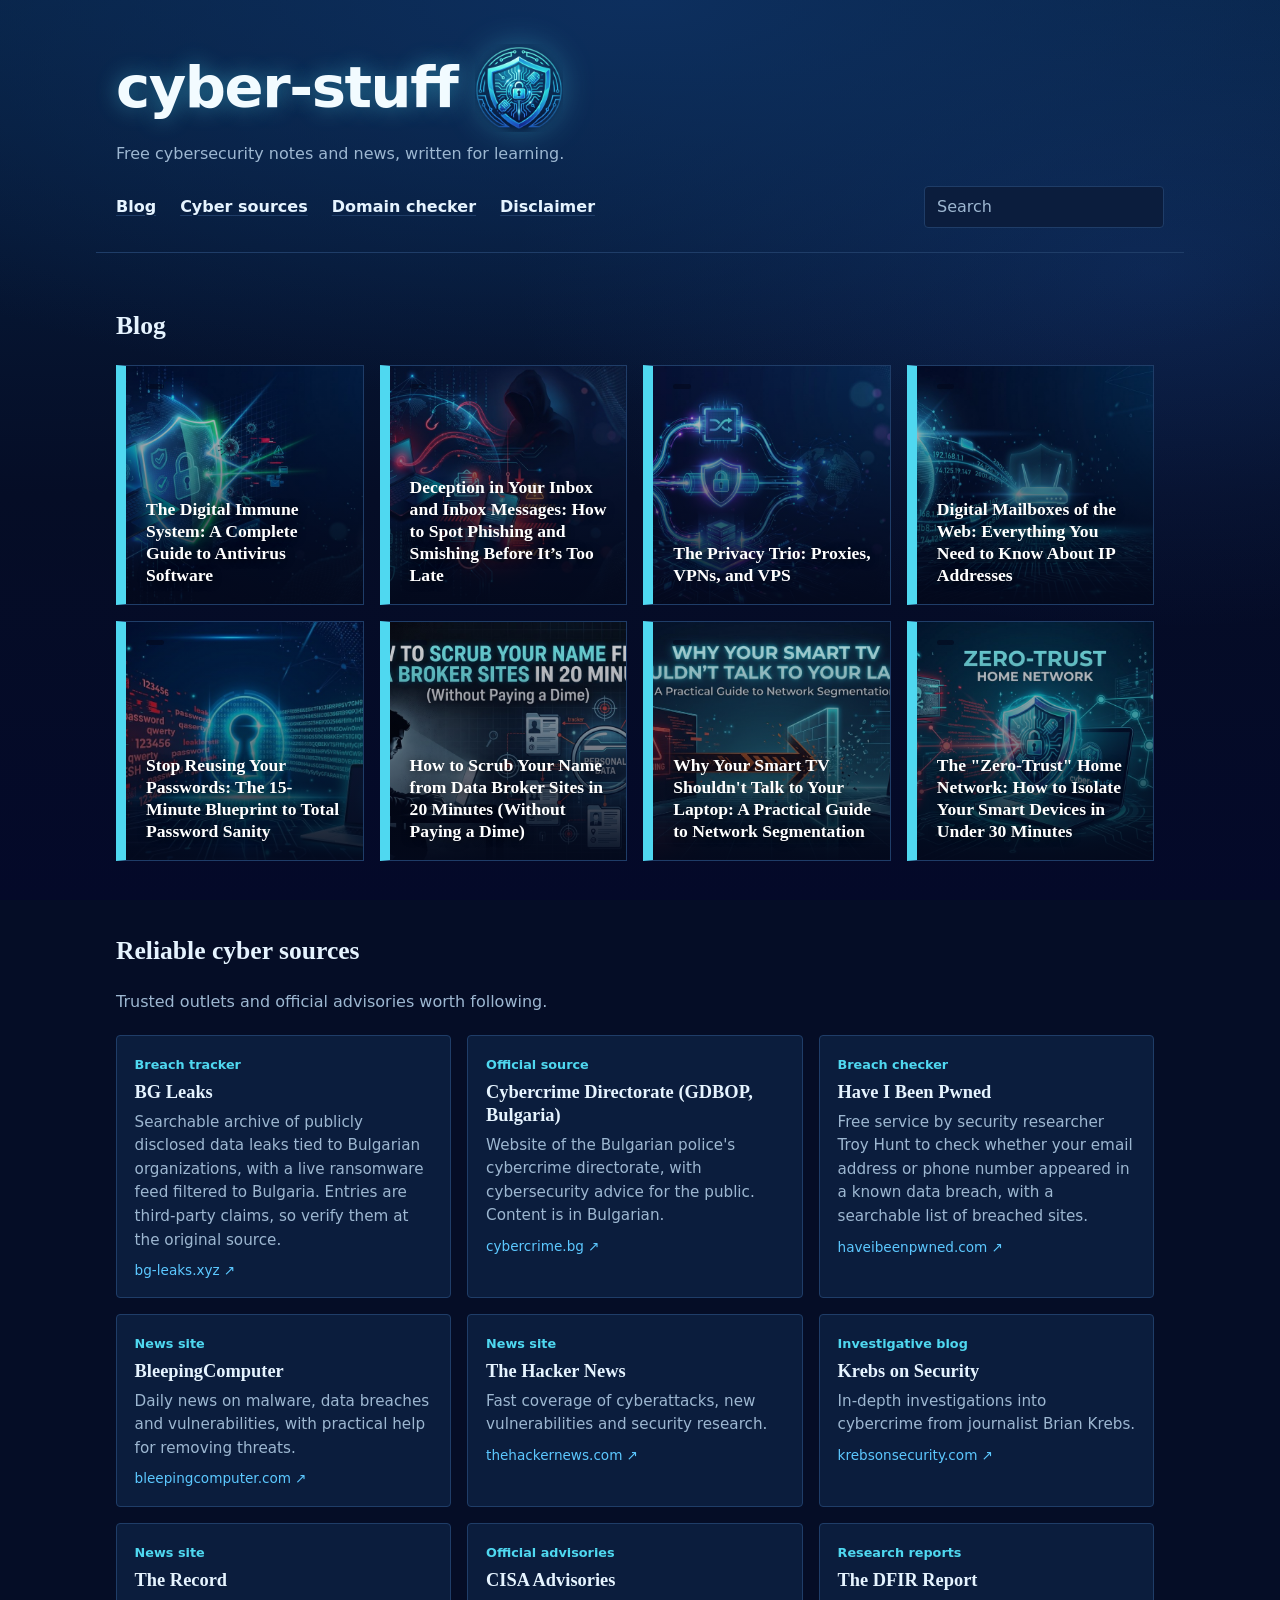
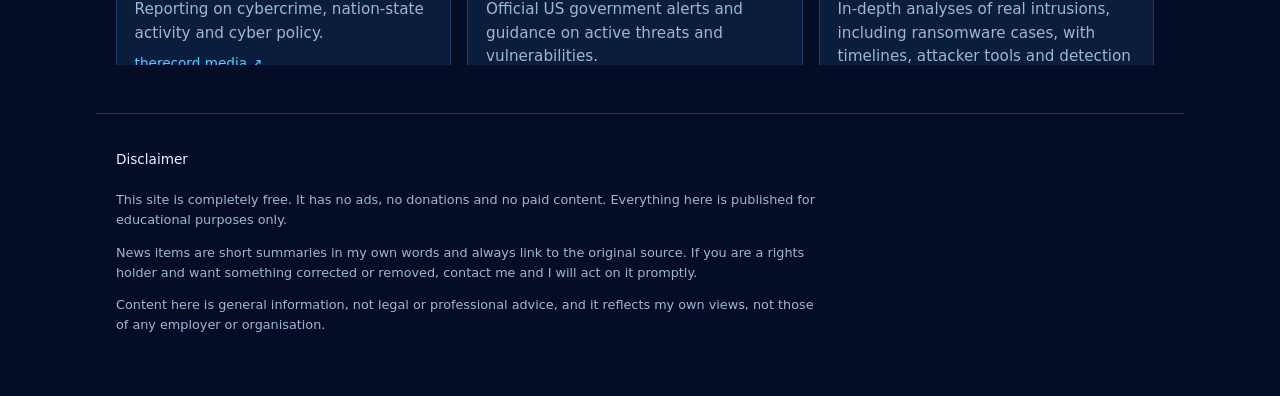
<file: index.html>
<!DOCTYPE html>
<html lang="en">
<head>
<meta charset="utf-8">
<meta name="viewport" content="width=device-width, initial-scale=1">
<title>cyber-stuff</title>
<link rel="icon" type="image/png" href="favicon.png">
<link rel="stylesheet" href="style.css">
</head>
<body>

<header class="masthead">
  <div class="brand">
    <h1 id="site-name">cyber-stuff</h1>
    <img class="logo" src="logo-mark.png" alt="cyber-stuff logo" width="88" height="88">
  </div>
  <p id="site-tagline">Free cybersecurity notes and news, written for learning.</p>
  <div class="navrow">
    <div class="search">
      <input type="search" id="search" placeholder="Search" aria-label="Search" autocomplete="off"
             aria-controls="search-results" aria-expanded="false">
      <ul id="search-results" role="listbox" hidden></ul>
    </div>
    <nav aria-label="Sections">
      <a href="#blog">Blog</a>
      <a href="#news">Cyber sources</a>
      <a href="phishing-checker.html">Domain checker</a>
      <a href="#disclaimer">Disclaimer</a>
    </nav>
  </div>
</header>

<main class="layout">
  <section id="blog" aria-labelledby="blog-h">
    <h2 id="blog-h">Blog</h2>
    <div class="tags scroller" id="blog-list" tabindex="0" role="region" aria-label="Blog posts"></div>
  </section>

  <section id="news" aria-labelledby="news-h">
  <h2 id="news-h">Reliable cyber sources</h2>
  <p class="lead">Trusted outlets and official advisories worth following.</p>
  <ul class="sources scroller" id="news-list" tabindex="0" aria-label="Reliable cyber news sources"></ul>
</section>
</main>

<footer id="disclaimer">
  <h2>Disclaimer</h2>
  <p>This site is completely free. It has no ads, no donations and no paid content. Everything here is published for educational purposes only.</p>
  <p>News items are short summaries in my own words and always link to the original source. If you are a rights holder and want something corrected or removed, contact me and I will act on it promptly.</p>
  <p>Content here is general information, not legal or professional advice, and it reflects my own views, not those of any employer or organisation.</p>
</footer>

<script src="posts.js"></script>
<script>
(function () {
  // Show the clean address (no "index.html") once the site is online
if (location.protocol.indexOf('http') === 0 && /index\.html$/.test(location.pathname)) {
  history.replaceState(null, '', location.pathname.replace(/index\.html$/, '') + location.search + location.hash);
}
  var esc = function (s) {
    var d = document.createElement('div'); d.textContent = s == null ? '' : s; return d.innerHTML;
  };

  document.getElementById('site-name').textContent = SITE.name;
  document.getElementById('site-tagline').textContent = SITE.tagline;
  document.title = SITE.name;

  var blog = document.getElementById('blog-list');
  var posts = blogPosts.length ? blogPosts : [
    { empty: true, kind: 'Recovery tool' },
    { empty: true, kind: 'Security advice' },
    { empty: true, kind: 'Security advice' }
  ];
  blog.innerHTML = posts.map(function (p, i) {
    if (p.empty) {
      return '<article class="tag empty"><span class="kind">' + esc(p.kind) + '</span>' +
        '<h3>Empty slot</h3><p>The next post will appear here.</p></article>';
    }
    if (p.image) {
      return '<article class="tag photo" id="blog-' + i + '" style="background-image:url(\'' + esc(p.image) + '\')">' +
        '<span class="kind">' + esc(p.kind) + '</span>' +
        '<h3><a href="' + esc(p.url) + '">' + esc(p.title) + '</a></h3></article>';
    }
    return '<article class="tag" id="blog-' + i + '"><span class="kind">' + esc(p.kind) + '</span>' +
      '<h3><a href="' + esc(p.url) + '">' + esc(p.title) + '</a></h3>' +
      '<p>' + esc(p.summary) + '</p><time>' + esc(p.date) + '</time></article>';
  }).join('');

 function hostOf(u) {
  try { return new URL(u).hostname.replace(/^www\./, ''); } catch (e) { return u; }
}

//Cybersources formula

var news = document.getElementById('news-list');
var sources = newsSources.length ? newsSources : [{ empty: true }, { empty: true }, { empty: true }, { empty: true }];
news.innerHTML = sources.map(function (s, i) {
  if (s.empty) {
    return '<li class="source empty"><h3>Empty slot</h3><p>A source name, link and short description will appear here.</p></li>';
  }
  return '<li class="source" id="news-' + i + '">' +
    '<span class="stype">' + esc(s.type) + '</span>' +
    '<h3><a href="' + esc(s.url) + '" rel="noopener noreferrer" target="_blank">' + esc(s.name) + '</a></h3>' +
    '<p>' + esc(s.description) + '</p>' +
    '<p class="host">' + esc(hostOf(s.url)) + ' &#8599;</p></li>';
}).join('');

  // Search across blog posts, news items and the disclaimer
  var input = document.getElementById('search');
  var menu = document.getElementById('search-results');

  function entries() {
    var list = [];
    blogPosts.forEach(function (p, i) {
      list.push({ type: 'Blog', title: p.title, id: 'blog-' + i,
        text: [p.title, p.summary, p.kind].join(' ') });
    });
    newsSources.forEach(function (s, i) {
  list.push({ type: 'Source', title: s.name, id: 'news-' + i,
    text: [s.name, s.description, s.type].join(' ') });
  });
    list.push({ type: 'Page', title: 'Disclaimer', id: 'disclaimer',
      text: document.getElementById('disclaimer').textContent });
    return list;
  }

  function closeMenu() { menu.hidden = true; input.setAttribute('aria-expanded', 'false'); }

  function go(id) {
    var el = document.getElementById(id);
    closeMenu();
    if (!el) return;
    el.scrollIntoView({ block: 'center' });
    el.classList.add('hit');
    setTimeout(function () { el.classList.remove('hit'); }, 2500);
  }

  function runSearch() {
    var q = input.value.trim().toLowerCase();
    if (!q) { closeMenu(); return; }
    var found = entries().filter(function (e) { return e.text.toLowerCase().indexOf(q) !== -1; }).slice(0, 8);
    menu.innerHTML = found.length
      ? found.map(function (e) {
          return '<li role="option"><button type="button" data-id="' + esc(e.id) + '">' +
            '<span class="rtype">' + esc(e.type) + '</span> ' + esc(e.title) + '</button></li>';
        }).join('')
      : '<li class="none">No results</li>';
    menu.hidden = false;
    input.setAttribute('aria-expanded', 'true');
  }

  input.addEventListener('input', runSearch);
  input.addEventListener('focus', runSearch);
  input.addEventListener('keydown', function (e) { if (e.key === 'Escape') closeMenu(); });
  menu.addEventListener('click', function (e) {
    var b = e.target.closest('button');
    if (b) go(b.getAttribute('data-id'));
  });
  document.addEventListener('click', function (e) {
    if (!e.target.closest('.search')) closeMenu();
  });
})();
</script>
</body>
</html>
</file>
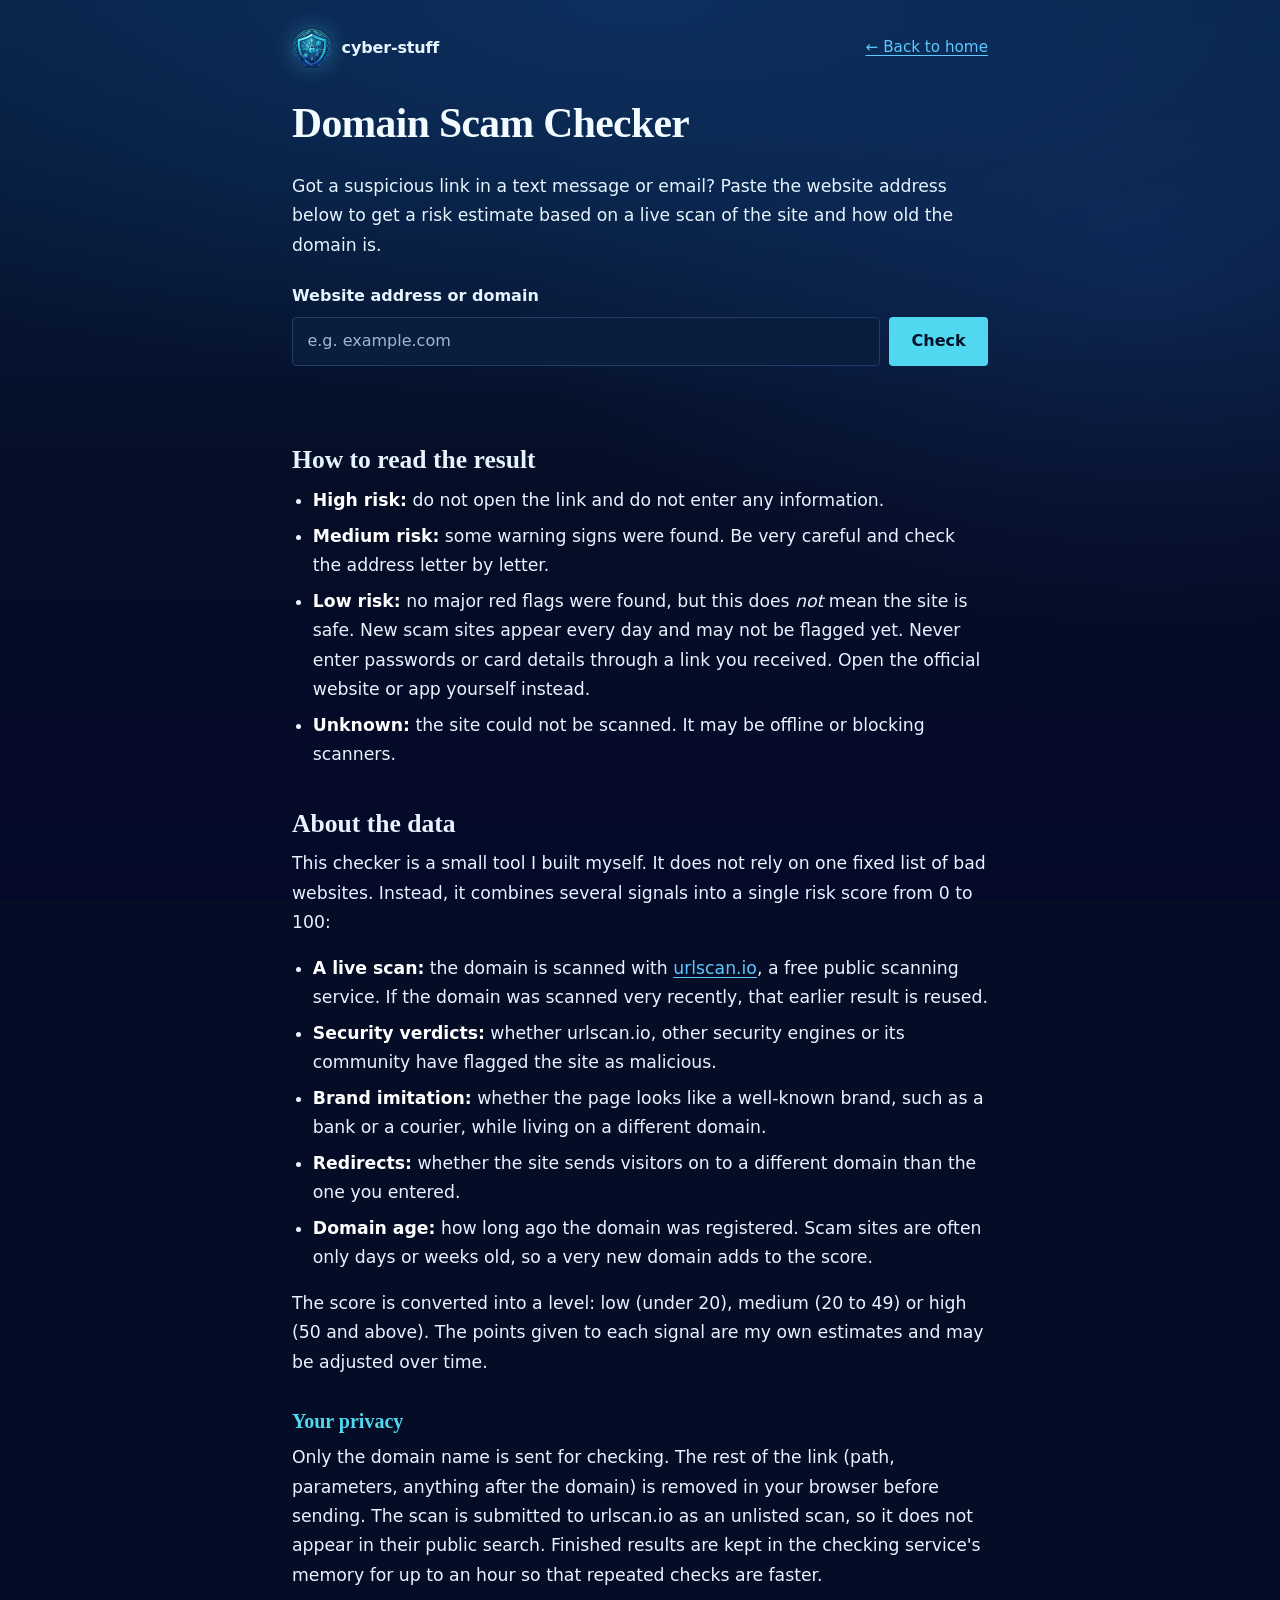
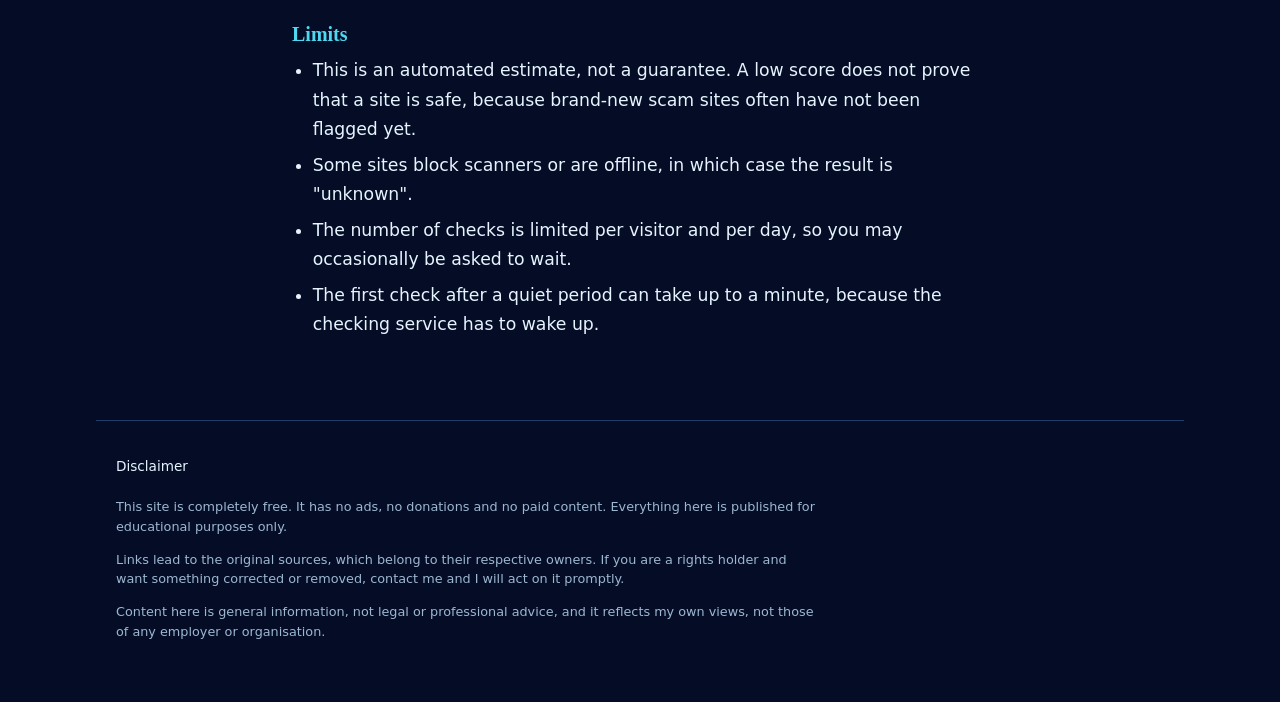
<file: phishing-checker.html>
<!DOCTYPE html>
<html lang="en">
<head>
<meta charset="utf-8">
<meta name="viewport" content="width=device-width, initial-scale=1">
<title>Domain Scam Checker | cyber-stuff</title>
<meta name="description" content="Check whether a website address shows signs of being a scam or phishing site, using a live scan and the age of the domain.">
<link rel="canonical" href="https://cyber-stuff.online/phishing-checker.html">
<link rel="icon" type="image/png" href="favicon.png">
<link rel="stylesheet" href="style.css">
</head>
<body>

<header class="post-head">
  <a class="brand-link" href="index.html">
    <img class="logo-sm" src="logo-mark.png" alt="" width="40" height="40">
    <span>cyber-stuff</span>
  </a>
  <a class="back" href="index.html">&larr; Back to home</a>
</header>

<main class="post checker">
  <h1>Domain Scam Checker</h1>
  <p>Got a suspicious link in a text message or email? Paste the website address below to get a risk estimate based on a live scan of the site and how old the domain is.</p>

  <form id="check-form" class="check-form" novalidate>
    <label for="check-input">Website address or domain</label>
    <div class="check-row">
      <input type="text" id="check-input" name="domain" placeholder="e.g. example.com" autocomplete="off" autocapitalize="off" spellcheck="false">
      <button type="submit" id="check-btn">Check</button>
    </div>
  </form>

  <div id="check-result" class="check-result" aria-live="polite"></div>

  <h2>How to read the result</h2>
  <ul>
    <li><strong>High risk:</strong> do not open the link and do not enter any information.</li>
    <li><strong>Medium risk:</strong> some warning signs were found. Be very careful and check the address letter by letter.</li>
    <li><strong>Low risk:</strong> no major red flags were found, but this does <em>not</em> mean the site is safe. New scam sites appear every day and may not be flagged yet. Never enter passwords or card details through a link you received. Open the official website or app yourself instead.</li>
    <li><strong>Unknown:</strong> the site could not be scanned. It may be offline or blocking scanners.</li>
  </ul>

  <h2>About the data</h2>
  <p>This checker is a small tool I built myself. It does not rely on one fixed list of bad websites. Instead, it combines several signals into a single risk score from 0 to 100:</p>
  <ul>
    <li><strong>A live scan:</strong> the domain is scanned with <a href="https://urlscan.io" target="_blank" rel="noopener noreferrer">urlscan.io</a>, a free public scanning service. If the domain was scanned very recently, that earlier result is reused.</li>
    <li><strong>Security verdicts:</strong> whether urlscan.io, other security engines or its community have flagged the site as malicious.</li>
    <li><strong>Brand imitation:</strong> whether the page looks like a well-known brand, such as a bank or a courier, while living on a different domain.</li>
    <li><strong>Redirects:</strong> whether the site sends visitors on to a different domain than the one you entered.</li>
    <li><strong>Domain age:</strong> how long ago the domain was registered. Scam sites are often only days or weeks old, so a very new domain adds to the score.</li>
  </ul>
  <p>The score is converted into a level: low (under 20), medium (20 to 49) or high (50 and above). The points given to each signal are my own estimates and may be adjusted over time.</p>

  <h3>Your privacy</h3>
  <p>Only the domain name is sent for checking. The rest of the link (path, parameters, anything after the domain) is removed in your browser before sending. The scan is submitted to urlscan.io as an unlisted scan, so it does not appear in their public search. Finished results are kept in the checking service's memory for up to an hour so that repeated checks are faster.</p>

  <h3>Limits</h3>
  <ul>
    <li>This is an automated estimate, not a guarantee. A low score does not prove that a site is safe, because brand-new scam sites often have not been flagged yet.</li>
    <li>Some sites block scanners or are offline, in which case the result is "unknown".</li>
    <li>The number of checks is limited per visitor and per day, so you may occasionally be asked to wait.</li>
    <li>The first check after a quiet period can take up to a minute, because the checking service has to wake up.</li>
  </ul>
</main>

<footer id="disclaimer">
  <h2>Disclaimer</h2>
  <p>This site is completely free. It has no ads, no donations and no paid content. Everything here is published for educational purposes only.</p>
  <p>Links lead to the original sources, which belong to their respective owners. If you are a rights holder and want something corrected or removed, contact me and I will act on it promptly.</p>
  <p>Content here is general information, not legal or professional advice, and it reflects my own views, not those of any employer or organisation.</p>
</footer>

<script>
(function () {
  // Address of your checking service on Render (keep the /check at the end)
  var API_URL = 'https://phishcrowl.onrender.com/check';

  var form = document.getElementById('check-form');
  var input = document.getElementById('check-input');
  var btn = document.getElementById('check-btn');
  var out = document.getElementById('check-result');

  function el(tag, cls, text) {
    var e = document.createElement(tag);
    if (cls) e.className = cls;
    if (text != null) e.textContent = text;
    return e;
  }

  function norm(d) {
    return String(d || '').trim().toLowerCase().replace(/\.$/, '').replace(/^www\./, '');
  }

  // Turn whatever the visitor pasted (a full link, an email address, a bare domain) into a hostname
  function hostFrom(raw) {
    var s = String(raw || '').trim();
    if (!s) return '';
    s = s.replace(/^[a-z][a-z0-9+.\-]*:\/\//i, '');   // protocol
    s = s.split(/[\/?#]/)[0];                          // path, query, fragment
    s = s.replace(/^.*@/, '');                         // user@ part
    s = s.replace(/:\d+$/, '');                        // port
    try { s = new URL('http://' + s).hostname; } catch (e) { return ''; }
    s = norm(s);
    return /^[a-z0-9-]+(\.[a-z0-9-]+)+$/.test(s) ? s : '';
  }

  function show(kind, title, lines, extra) {
    out.textContent = '';
    var box = el('div', 'check-box ' + kind);
    box.appendChild(el('h3', null, title));
    lines.forEach(function (l) { box.appendChild(el('p', null, l)); });
    if (extra) box.appendChild(extra);
    out.appendChild(box);
  }

  var KIND = { low: 'ok', medium: 'warn', high: 'bad', unknown: 'info' };
  var TITLE = {
    low: 'No major red flags found',
    medium: 'Some warning signs',
    high: 'High risk: likely a scam',
    unknown: 'Could not assess this domain'
  };
  var TAG = { high: 'Red flag: ', medium: 'Warning: ', good: 'Good sign: ', info: 'Note: ' };

  function render(d) {
    var wrap = el('div');

    var ul = el('ul');
    (d.reasons || []).forEach(function (r) {
      ul.appendChild(el('li', null, (TAG[r.level] || '') + r.text));
    });
    wrap.appendChild(ul);

    var dl = el('dl', 'check-details');
    function row(k, v) { if (v === '' || v == null) return; dl.appendChild(el('dt', null, k)); dl.appendChild(el('dd', null, String(v))); }
    var s = d.signals || {};
    row('Domain', d.domain);
    if (d.risk_level !== 'unknown') row('Risk score', d.risk_score + ' / 100');
    if (s.domain_age_days != null) row('Domain age', s.domain_age_days + ' days');
    row('Server country', s.country);
    row('Certificate issuer', s.tls_issuer);
    wrap.appendChild(dl);

    if (d.report_url) {
      var p = el('p');
      var a = el('a', null, 'View the full urlscan.io report');
      a.href = d.report_url; a.target = '_blank'; a.rel = 'noopener noreferrer';
      p.appendChild(a);
      wrap.appendChild(p);
    }
    wrap.appendChild(el('p', null, d.disclaimer || ''));

    var level = KIND[d.risk_level] ? d.risk_level : 'unknown';
    show(KIND[level], TITLE[level], level === 'unknown' ? [] : [d.domain + ' scored ' + d.risk_score + ' out of 100.'], wrap);
  }

  function check(raw) {
    var host = hostFrom(raw);
    if (!host) {
      show('info', 'Enter a valid address', ['Type or paste a website address such as example.com or https://example.com/page.']);
      return;
    }
    show('info', 'Checking ' + host + '…', ['Scanning the site. This can take up to a minute.']);
    btn.disabled = true;

    var ctrl = new AbortController();
    var timer = setTimeout(function () { ctrl.abort(); }, 100000);

    fetch(API_URL + '?domain=' + encodeURIComponent(host), { signal: ctrl.signal })
      .then(function (r) {
        return r.json().catch(function () { return {}; }).then(function (data) {
          if (!r.ok) throw new Error(typeof data.detail === 'string' ? data.detail : 'HTTP ' + r.status);
          return data;
        });
      })
      .then(render)
      .catch(function (e) {
        var msg = e.name === 'AbortError'
          ? 'The check took too long. Try again in a moment.'
          : (e.message && e.message.indexOf('HTTP') !== 0 && e.message !== 'Failed to fetch' ? e.message : 'The checking service could not be reached. Try again in a moment.');
        show('info', 'Could not check this domain', [msg]);
      })
      .then(function () { clearTimeout(timer); btn.disabled = false; });
  }

  form.addEventListener('submit', function (e) { e.preventDefault(); check(input.value); });

  // Optional: phishing-checker.html?d=example.com checks straight away
  var q = new URLSearchParams(location.search).get('d');
  if (q) { input.value = q; check(q); }
})();
</script>
</body>
</html>
</file>
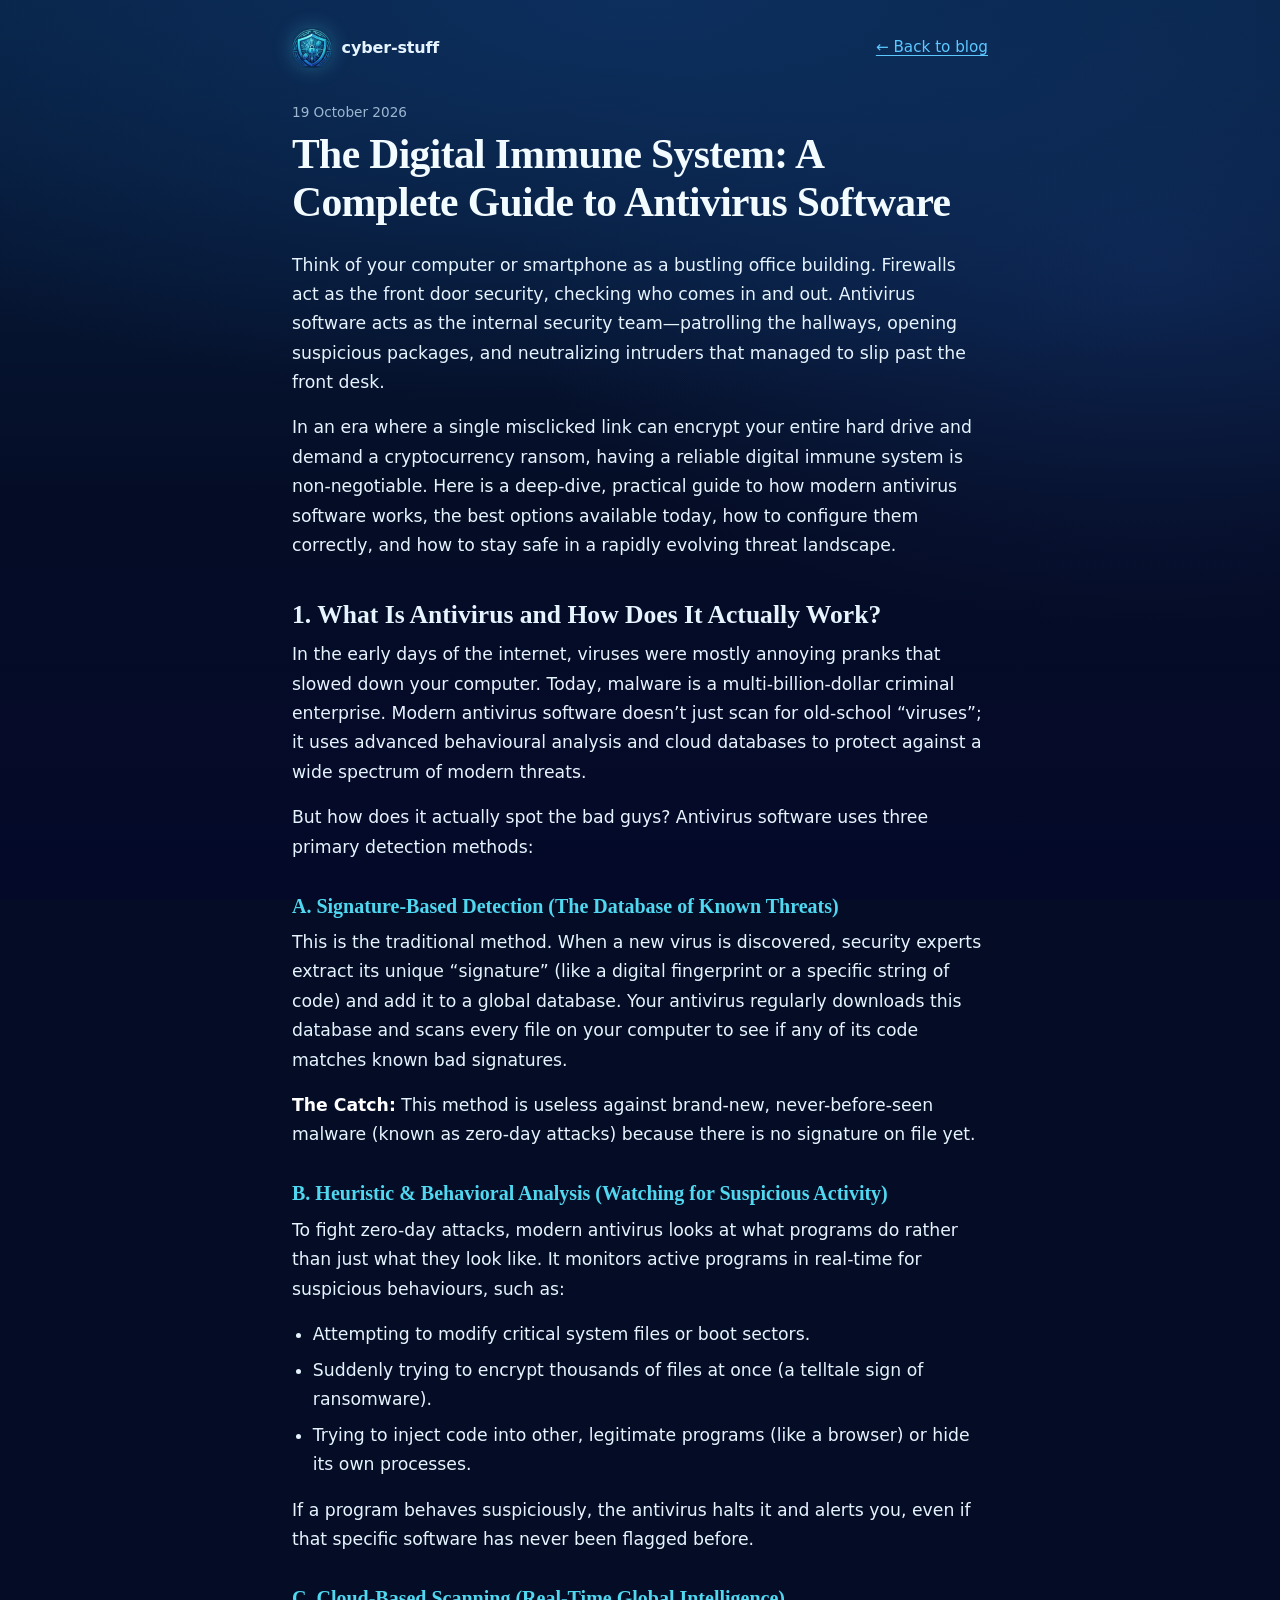
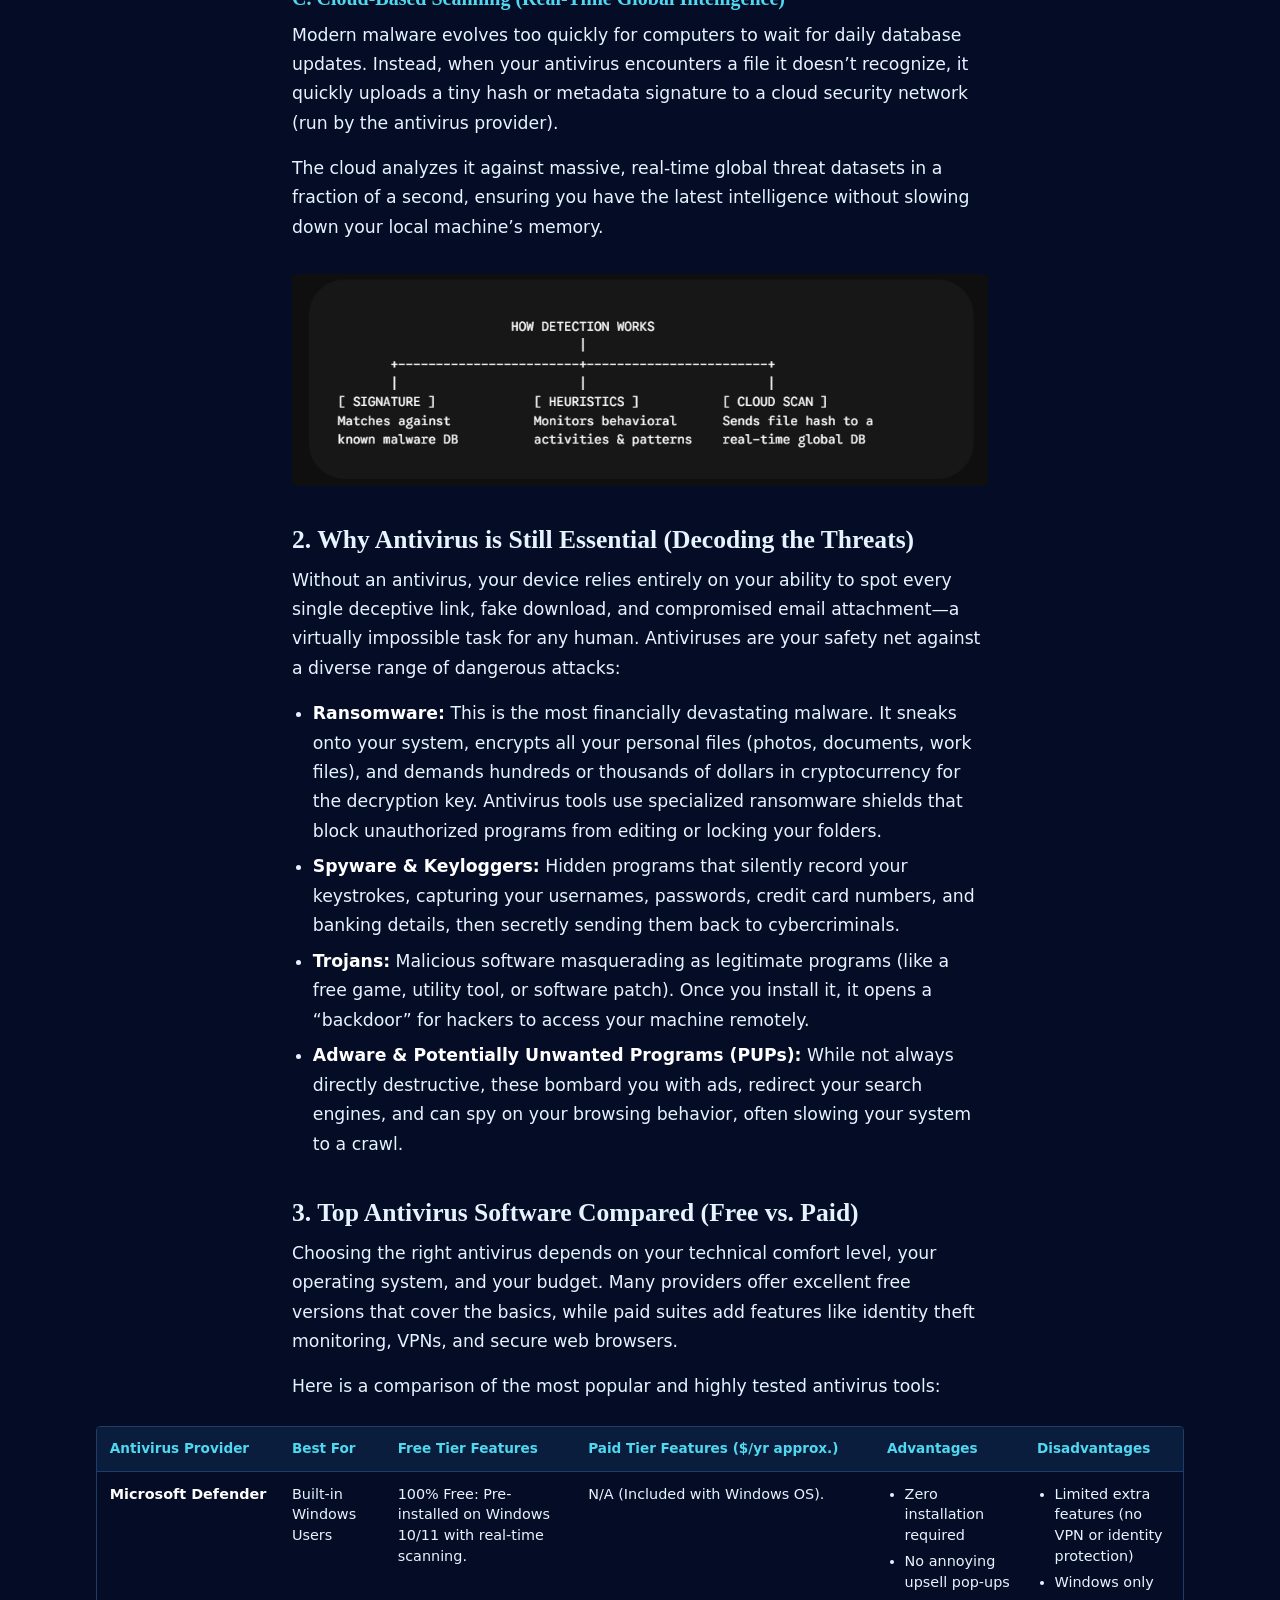
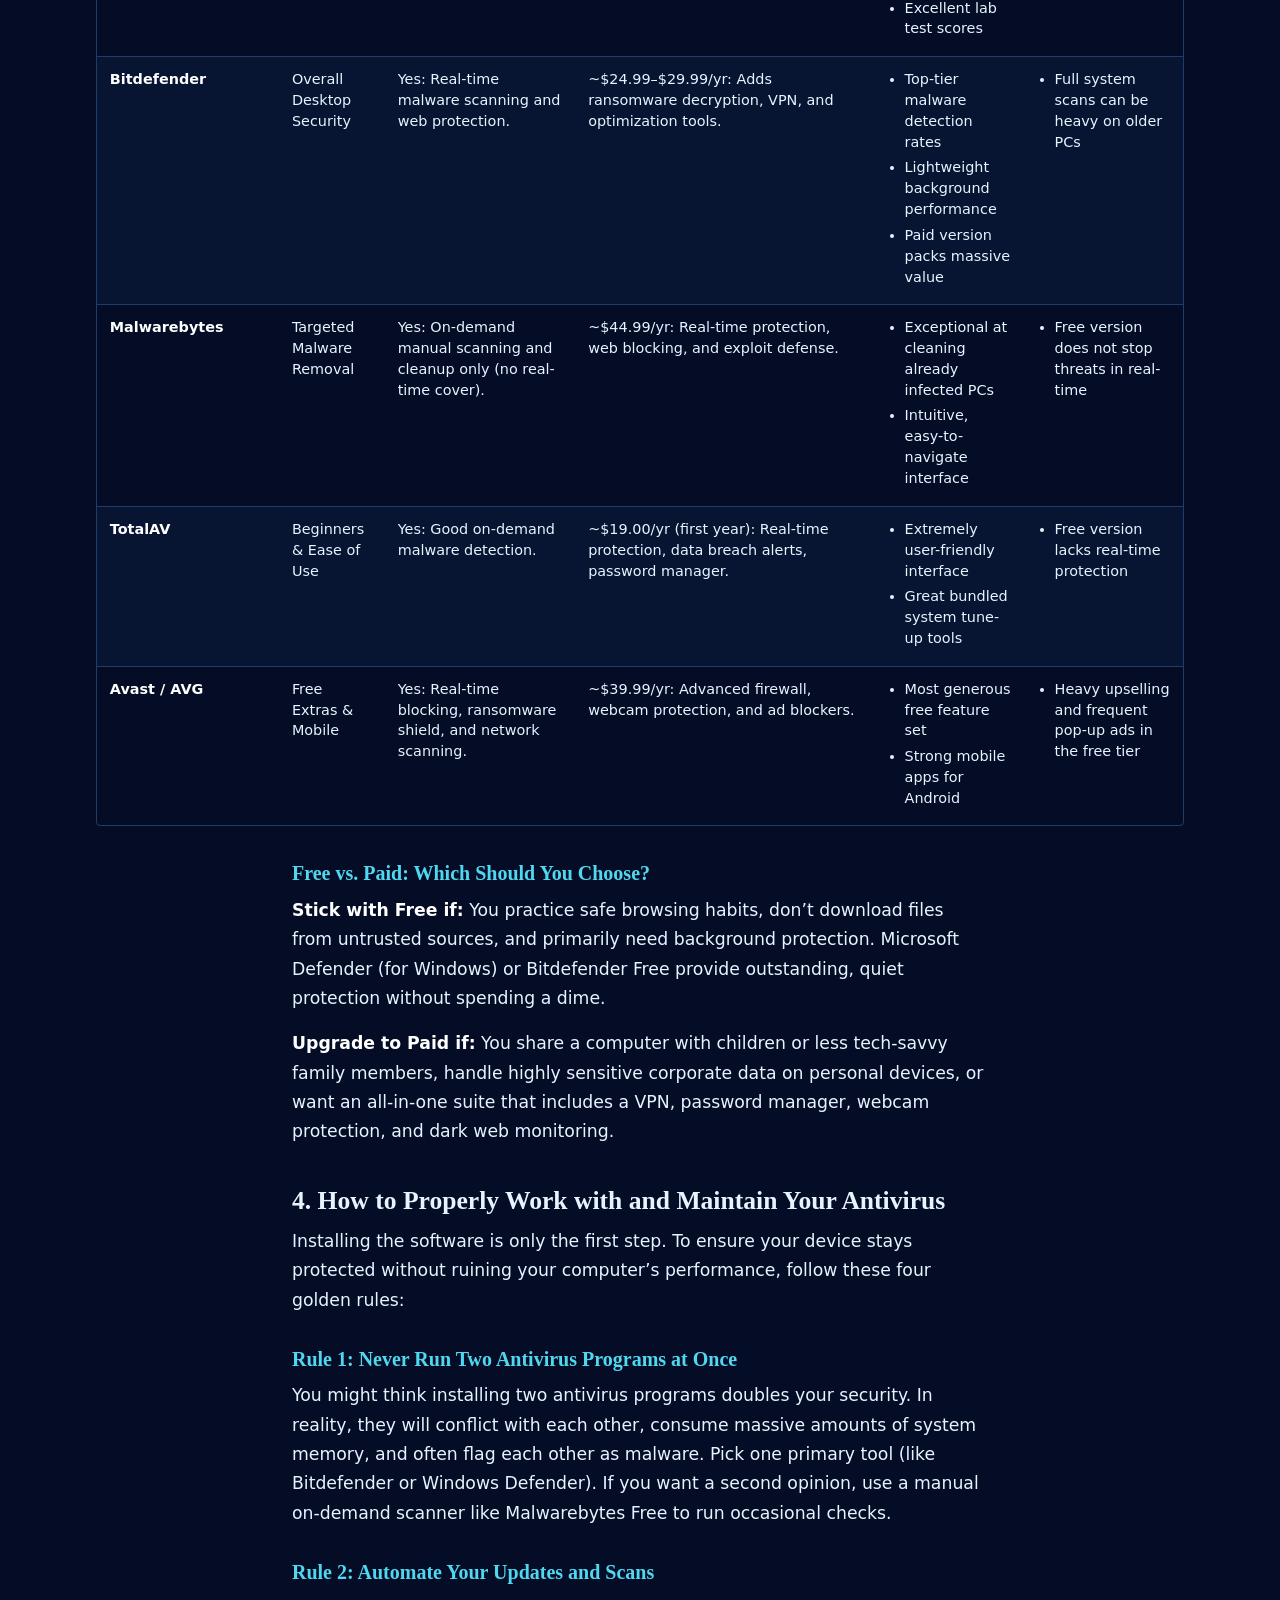
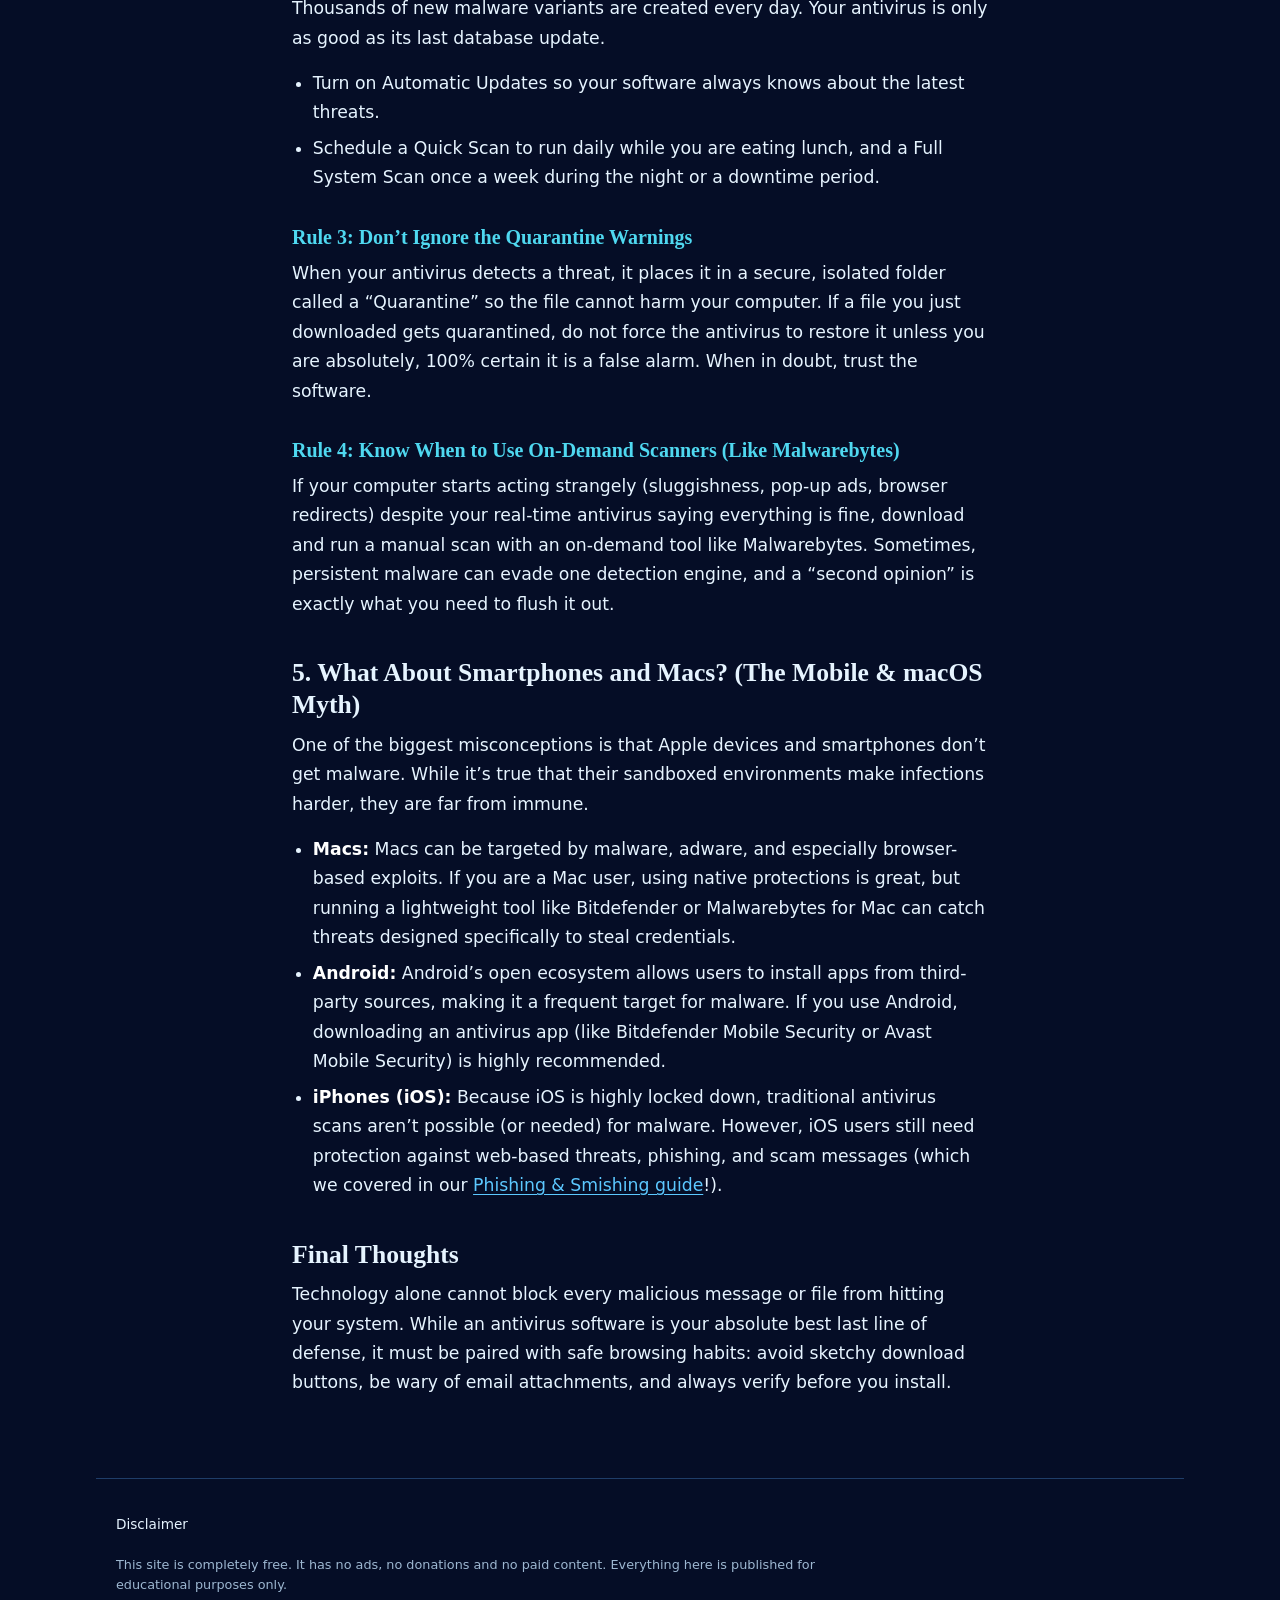
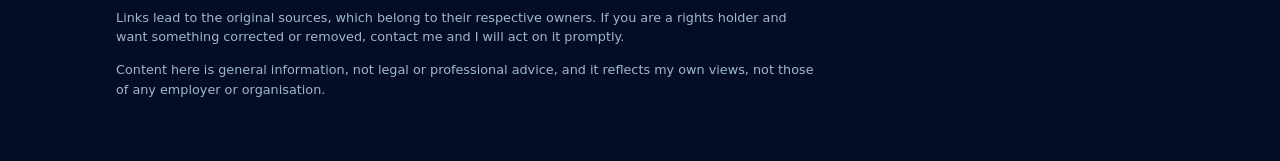
<file: posts/antivirus-complete-guide.html>
<!DOCTYPE html>
<html lang="en">
<head>
<meta charset="utf-8">
<meta name="viewport" content="width=device-width, initial-scale=1">
<title>The Digital Immune System: A Complete Guide to Antivirus Software | cyber-stuff</title>
<meta name="description" content="How antivirus software detects threats, what it protects you from, how popular antivirus tools compare, and four rules for keeping it working properly.">
<link rel="canonical" href="https://cyber-stuff.online/posts/antivirus-complete-guide.html">
<meta property="og:type" content="article">
<meta property="og:title" content="The Digital Immune System: A Complete Guide to Antivirus Software">
<meta property="og:description" content="How antivirus software detects threats, what it protects you from, how popular antivirus tools compare, and four rules for keeping it working properly.">
<meta property="og:url" content="https://cyber-stuff.online/posts/antivirus-complete-guide.html">
<meta property="og:image" content="https://cyber-stuff.online/images/antivirus-headline.jpg">
<meta name="twitter:card" content="summary_large_image">
<link rel="icon" type="image/png" href="../favicon.png">
<link rel="stylesheet" href="../style.css">
</head>
<body>

<header class="post-head">
  <a class="brand-link" href="../index.html">
    <img class="logo-sm" src="../logo-mark.png" alt="" width="40" height="40">
    <span>cyber-stuff</span>
  </a>
  <a class="back" href="../index.html#blog">&larr; Back to blog</a>
</header>

<main class="post">
  <p class="meta"><time datetime="2026-10-19">19 October 2026</time></p>
  <h1>The Digital Immune System: A Complete Guide to Antivirus Software</h1>

  <p>Think of your computer or smartphone as a bustling office building. Firewalls act as the front door security, checking who comes in and out. Antivirus software acts as the internal security team—patrolling the hallways, opening suspicious packages, and neutralizing intruders that managed to slip past the front desk.</p>
  <p>In an era where a single misclicked link can encrypt your entire hard drive and demand a cryptocurrency ransom, having a reliable digital immune system is non-negotiable. Here is a deep-dive, practical guide to how modern antivirus software works, the best options available today, how to configure them correctly, and how to stay safe in a rapidly evolving threat landscape.</p>

  <h2>1. What Is Antivirus and How Does It Actually Work?</h2>
  <p>In the early days of the internet, viruses were mostly annoying pranks that slowed down your computer. Today, malware is a multi-billion-dollar criminal enterprise. Modern antivirus software doesn’t just scan for old-school “viruses”; it uses advanced behavioural analysis and cloud databases to protect against a wide spectrum of modern threats.</p>
  <p>But how does it actually spot the bad guys? Antivirus software uses three primary detection methods:</p>

  <h3>A. Signature-Based Detection (The Database of Known Threats)</h3>
  <p>This is the traditional method. When a new virus is discovered, security experts extract its unique “signature” (like a digital fingerprint or a specific string of code) and add it to a global database. Your antivirus regularly downloads this database and scans every file on your computer to see if any of its code matches known bad signatures.</p>
  <p><strong>The Catch:</strong> This method is useless against brand-new, never-before-seen malware (known as zero-day attacks) because there is no signature on file yet.</p>

  <h3>B. Heuristic &amp; Behavioral Analysis (Watching for Suspicious Activity)</h3>
  <p>To fight zero-day attacks, modern antivirus looks at what programs do rather than just what they look like. It monitors active programs in real-time for suspicious behaviours, such as:</p>
  <ul>
    <li>Attempting to modify critical system files or boot sectors.</li>
    <li>Suddenly trying to encrypt thousands of files at once (a telltale sign of ransomware).</li>
    <li>Trying to inject code into other, legitimate programs (like a browser) or hide its own processes.</li>
  </ul>
  <p>If a program behaves suspiciously, the antivirus halts it and alerts you, even if that specific software has never been flagged before.</p>

  <h3>C. Cloud-Based Scanning (Real-Time Global Intelligence)</h3>
  <p>Modern malware evolves too quickly for computers to wait for daily database updates. Instead, when your antivirus encounters a file it doesn’t recognize, it quickly uploads a tiny hash or metadata signature to a cloud security network (run by the antivirus provider).</p>
  <p>The cloud analyzes it against massive, real-time global threat datasets in a fraction of a second, ensuring you have the latest intelligence without slowing down your local machine’s memory.</p>

  <figure>
    <img src="../images/antivirus-diagram.png" width="872" height="265" style="background:transparent;border:0"
         alt="Diagram of how antivirus detection works, in three parts. Signature: matches files against a known malware database. Heuristics: monitors behavioral activities and patterns. Cloud scan: sends a file hash to a real-time global database.">
  </figure>

  <h2>2. Why Antivirus is Still Essential (Decoding the Threats)</h2>
  <p>Without an antivirus, your device relies entirely on your ability to spot every single deceptive link, fake download, and compromised email attachment—a virtually impossible task for any human. Antiviruses are your safety net against a diverse range of dangerous attacks:</p>
  <ul>
    <li><strong>Ransomware:</strong> This is the most financially devastating malware. It sneaks onto your system, encrypts all your personal files (photos, documents, work files), and demands hundreds or thousands of dollars in cryptocurrency for the decryption key. Antivirus tools use specialized ransomware shields that block unauthorized programs from editing or locking your folders.</li>
    <li><strong>Spyware &amp; Keyloggers:</strong> Hidden programs that silently record your keystrokes, capturing your usernames, passwords, credit card numbers, and banking details, then secretly sending them back to cybercriminals.</li>
    <li><strong>Trojans:</strong> Malicious software masquerading as legitimate programs (like a free game, utility tool, or software patch). Once you install it, it opens a “backdoor” for hackers to access your machine remotely.</li>
    <li><strong>Adware &amp; Potentially Unwanted Programs (PUPs):</strong> While not always directly destructive, these bombard you with ads, redirect your search engines, and can spy on your browsing behavior, often slowing your system to a crawl.</li>
  </ul>

  <h2>3. Top Antivirus Software Compared (Free vs. Paid)</h2>
  <p>Choosing the right antivirus depends on your technical comfort level, your operating system, and your budget. Many providers offer excellent free versions that cover the basics, while paid suites add features like identity theft monitoring, VPNs, and secure web browsers.</p>
  <p>Here is a comparison of the most popular and highly tested antivirus tools:</p>

  <div class="table-wrap" role="region" aria-label="Antivirus providers comparison table" tabindex="0">
    <table class="compare">
      <thead>
        <tr>
          <th scope="col">Antivirus Provider</th>
          <th scope="col">Best For</th>
          <th scope="col">Free Tier Features</th>
          <th scope="col">Paid Tier Features ($/yr approx.)</th>
          <th scope="col">Advantages</th>
          <th scope="col">Disadvantages</th>
        </tr>
      </thead>
      <tbody>
        <tr>
          <th scope="row">Microsoft Defender</th>
          <td>Built-in Windows Users</td>
          <td>100% Free: Pre-installed on Windows 10/11 with real-time scanning.</td>
          <td>N/A (Included with Windows OS).</td>
          <td><ul><li>Zero installation required</li><li>No annoying upsell pop-ups</li><li>Excellent lab test scores</li></ul></td>
          <td><ul><li>Limited extra features (no VPN or identity protection)</li><li>Windows only</li></ul></td>
        </tr>
        <tr>
          <th scope="row">Bitdefender</th>
          <td>Overall Desktop Security</td>
          <td>Yes: Real-time malware scanning and web protection.</td>
          <td>~$24.99–$29.99/yr: Adds ransomware decryption, VPN, and optimization tools.</td>
          <td><ul><li>Top-tier malware detection rates</li><li>Lightweight background performance</li><li>Paid version packs massive value</li></ul></td>
          <td><ul><li>Full system scans can be heavy on older PCs</li></ul></td>
        </tr>
        <tr>
          <th scope="row">Malwarebytes</th>
          <td>Targeted Malware Removal</td>
          <td>Yes: On-demand manual scanning and cleanup only (no real-time cover).</td>
          <td>~$44.99/yr: Real-time protection, web blocking, and exploit defense.</td>
          <td><ul><li>Exceptional at cleaning already infected PCs</li><li>Intuitive, easy-to-navigate interface</li></ul></td>
          <td><ul><li>Free version does not stop threats in real-time</li></ul></td>
        </tr>
        <tr>
          <th scope="row">TotalAV</th>
          <td>Beginners &amp; Ease of Use</td>
          <td>Yes: Good on-demand malware detection.</td>
          <td>~$19.00/yr (first year): Real-time protection, data breach alerts, password manager.</td>
          <td><ul><li>Extremely user-friendly interface</li><li>Great bundled system tune-up tools</li></ul></td>
          <td><ul><li>Free version lacks real-time protection</li></ul></td>
        </tr>
        <tr>
          <th scope="row">Avast / AVG</th>
          <td>Free Extras &amp; Mobile</td>
          <td>Yes: Real-time blocking, ransomware shield, and network scanning.</td>
          <td>~$39.99/yr: Advanced firewall, webcam protection, and ad blockers.</td>
          <td><ul><li>Most generous free feature set</li><li>Strong mobile apps for Android</li></ul></td>
          <td><ul><li>Heavy upselling and frequent pop-up ads in the free tier</li></ul></td>
        </tr>
      </tbody>
    </table>
  </div>

  <h3>Free vs. Paid: Which Should You Choose?</h3>
  <p><strong>Stick with Free if:</strong> You practice safe browsing habits, don’t download files from untrusted sources, and primarily need background protection. Microsoft Defender (for Windows) or Bitdefender Free provide outstanding, quiet protection without spending a dime.</p>
  <p><strong>Upgrade to Paid if:</strong> You share a computer with children or less tech-savvy family members, handle highly sensitive corporate data on personal devices, or want an all-in-one suite that includes a VPN, password manager, webcam protection, and dark web monitoring.</p>

  <h2>4. How to Properly Work with and Maintain Your Antivirus</h2>
  <p>Installing the software is only the first step. To ensure your device stays protected without ruining your computer’s performance, follow these four golden rules:</p>

  <h3>Rule 1: Never Run Two Antivirus Programs at Once</h3>
  <p>You might think installing two antivirus programs doubles your security. In reality, they will conflict with each other, consume massive amounts of system memory, and often flag each other as malware. Pick one primary tool (like Bitdefender or Windows Defender). If you want a second opinion, use a manual on-demand scanner like Malwarebytes Free to run occasional checks.</p>

  <h3>Rule 2: Automate Your Updates and Scans</h3>
  <p>Thousands of new malware variants are created every day. Your antivirus is only as good as its last database update.</p>
  <ul>
    <li>Turn on Automatic Updates so your software always knows about the latest threats.</li>
    <li>Schedule a Quick Scan to run daily while you are eating lunch, and a Full System Scan once a week during the night or a downtime period.</li>
  </ul>

  <h3>Rule 3: Don’t Ignore the Quarantine Warnings</h3>
  <p>When your antivirus detects a threat, it places it in a secure, isolated folder called a “Quarantine” so the file cannot harm your computer. If a file you just downloaded gets quarantined, do not force the antivirus to restore it unless you are absolutely, 100% certain it is a false alarm. When in doubt, trust the software.</p>

  <h3>Rule 4: Know When to Use On-Demand Scanners (Like Malwarebytes)</h3>
  <p>If your computer starts acting strangely (sluggishness, pop-up ads, browser redirects) despite your real-time antivirus saying everything is fine, download and run a manual scan with an on-demand tool like Malwarebytes. Sometimes, persistent malware can evade one detection engine, and a “second opinion” is exactly what you need to flush it out.</p>

  <h2>5. What About Smartphones and Macs? (The Mobile &amp; macOS Myth)</h2>
  <p>One of the biggest misconceptions is that Apple devices and smartphones don’t get malware. While it’s true that their sandboxed environments make infections harder, they are far from immune.</p>
  <ul>
    <li><strong>Macs:</strong> Macs can be targeted by malware, adware, and especially browser-based exploits. If you are a Mac user, using native protections is great, but running a lightweight tool like Bitdefender or Malwarebytes for Mac can catch threats designed specifically to steal credentials.</li>
    <li><strong>Android:</strong> Android’s open ecosystem allows users to install apps from third-party sources, making it a frequent target for malware. If you use Android, downloading an antivirus app (like Bitdefender Mobile Security or Avast Mobile Security) is highly recommended.</li>
    <li><strong>iPhones (iOS):</strong> Because iOS is highly locked down, traditional antivirus scans aren’t possible (or needed) for malware. However, iOS users still need protection against web-based threats, phishing, and scam messages (which we covered in our <a href="phishing-smishing-red-flags.html">Phishing &amp; Smishing guide</a>!).</li>
  </ul>

  <h2>Final Thoughts</h2>
  <p>Technology alone cannot block every malicious message or file from hitting your system. While an antivirus software is your absolute best last line of defense, it must be paired with safe browsing habits: avoid sketchy download buttons, be wary of email attachments, and always verify before you install.</p>
</main>

<footer id="disclaimer">
  <h2>Disclaimer</h2>
  <p>This site is completely free. It has no ads, no donations and no paid content. Everything here is published for educational purposes only.</p>
  <p>Links lead to the original sources, which belong to their respective owners. If you are a rights holder and want something corrected or removed, contact me and I will act on it promptly.</p>
  <p>Content here is general information, not legal or professional advice, and it reflects my own views, not those of any employer or organisation.</p>
</footer>

<script data-goatcounter="https://cyberstuff.goatcounter.com/count" async src="//gc.zgo.at/count.js"></script>
</body>
</html>
</file>
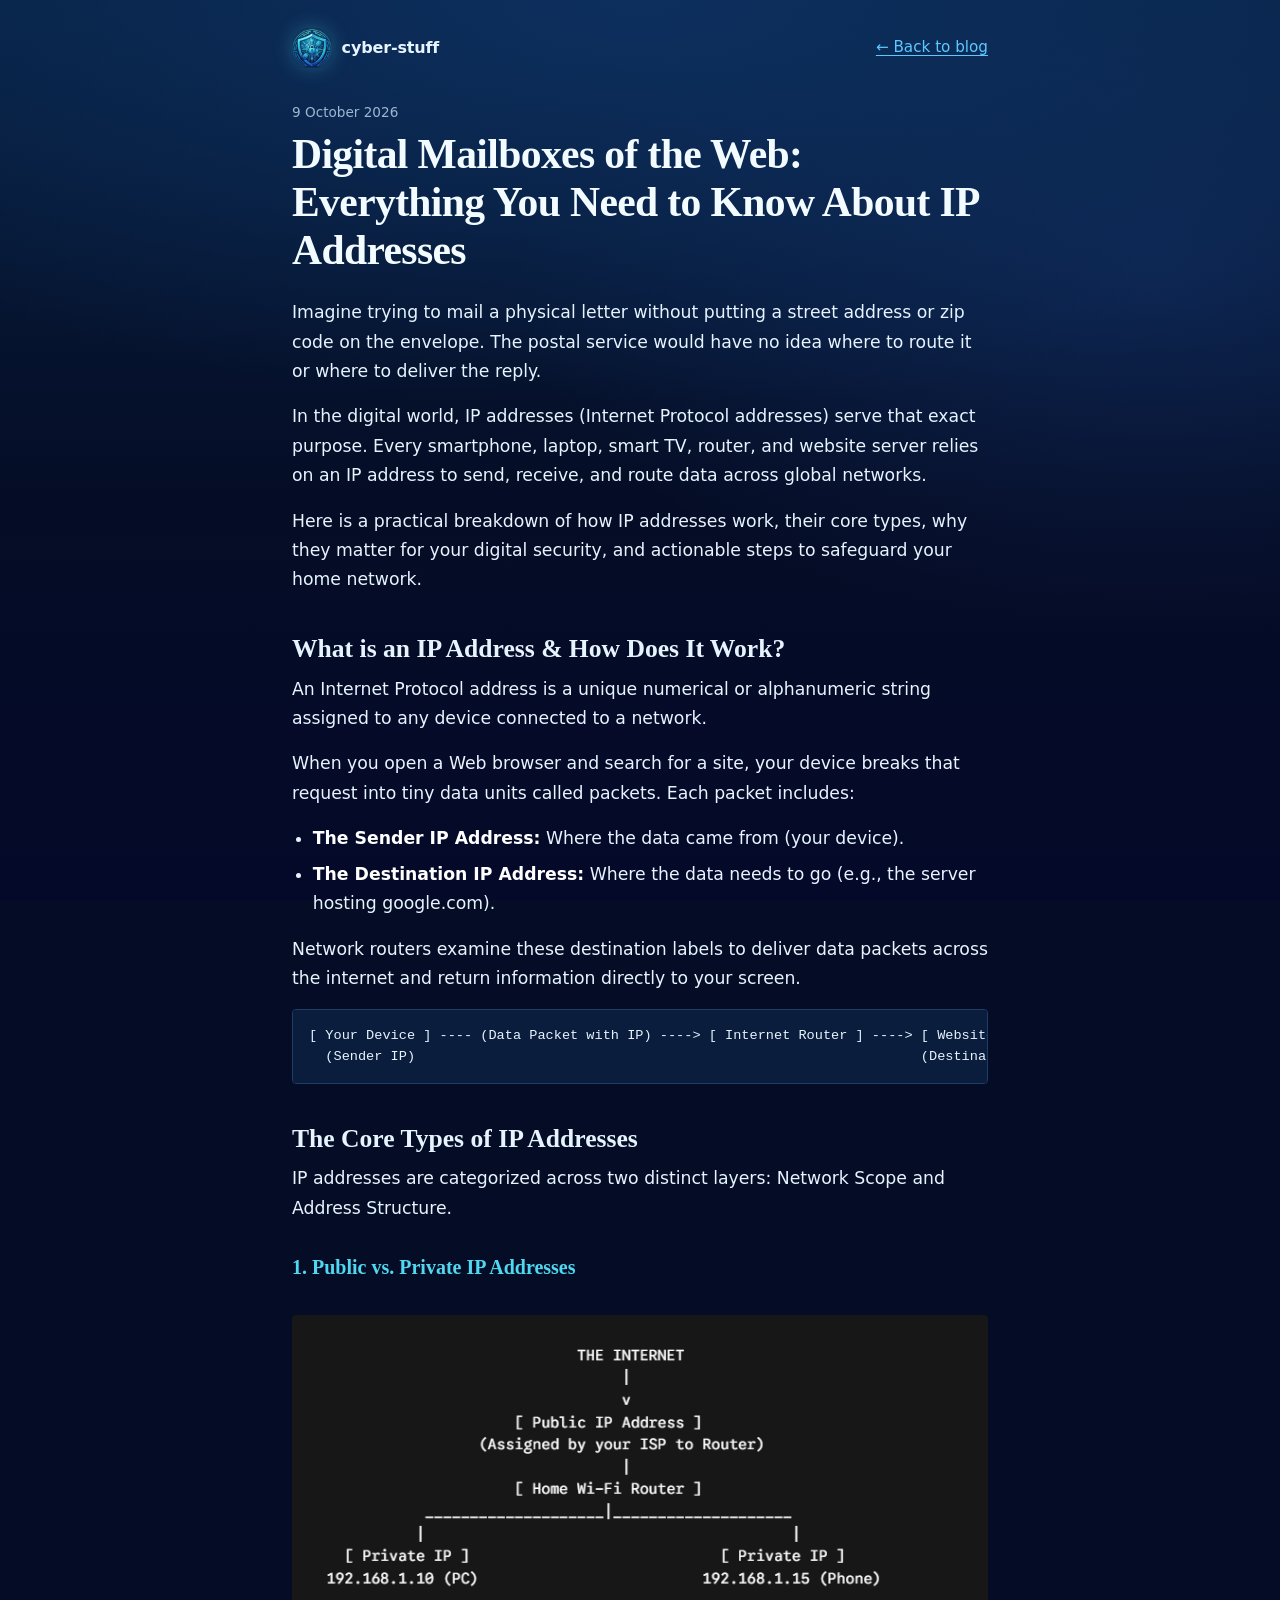
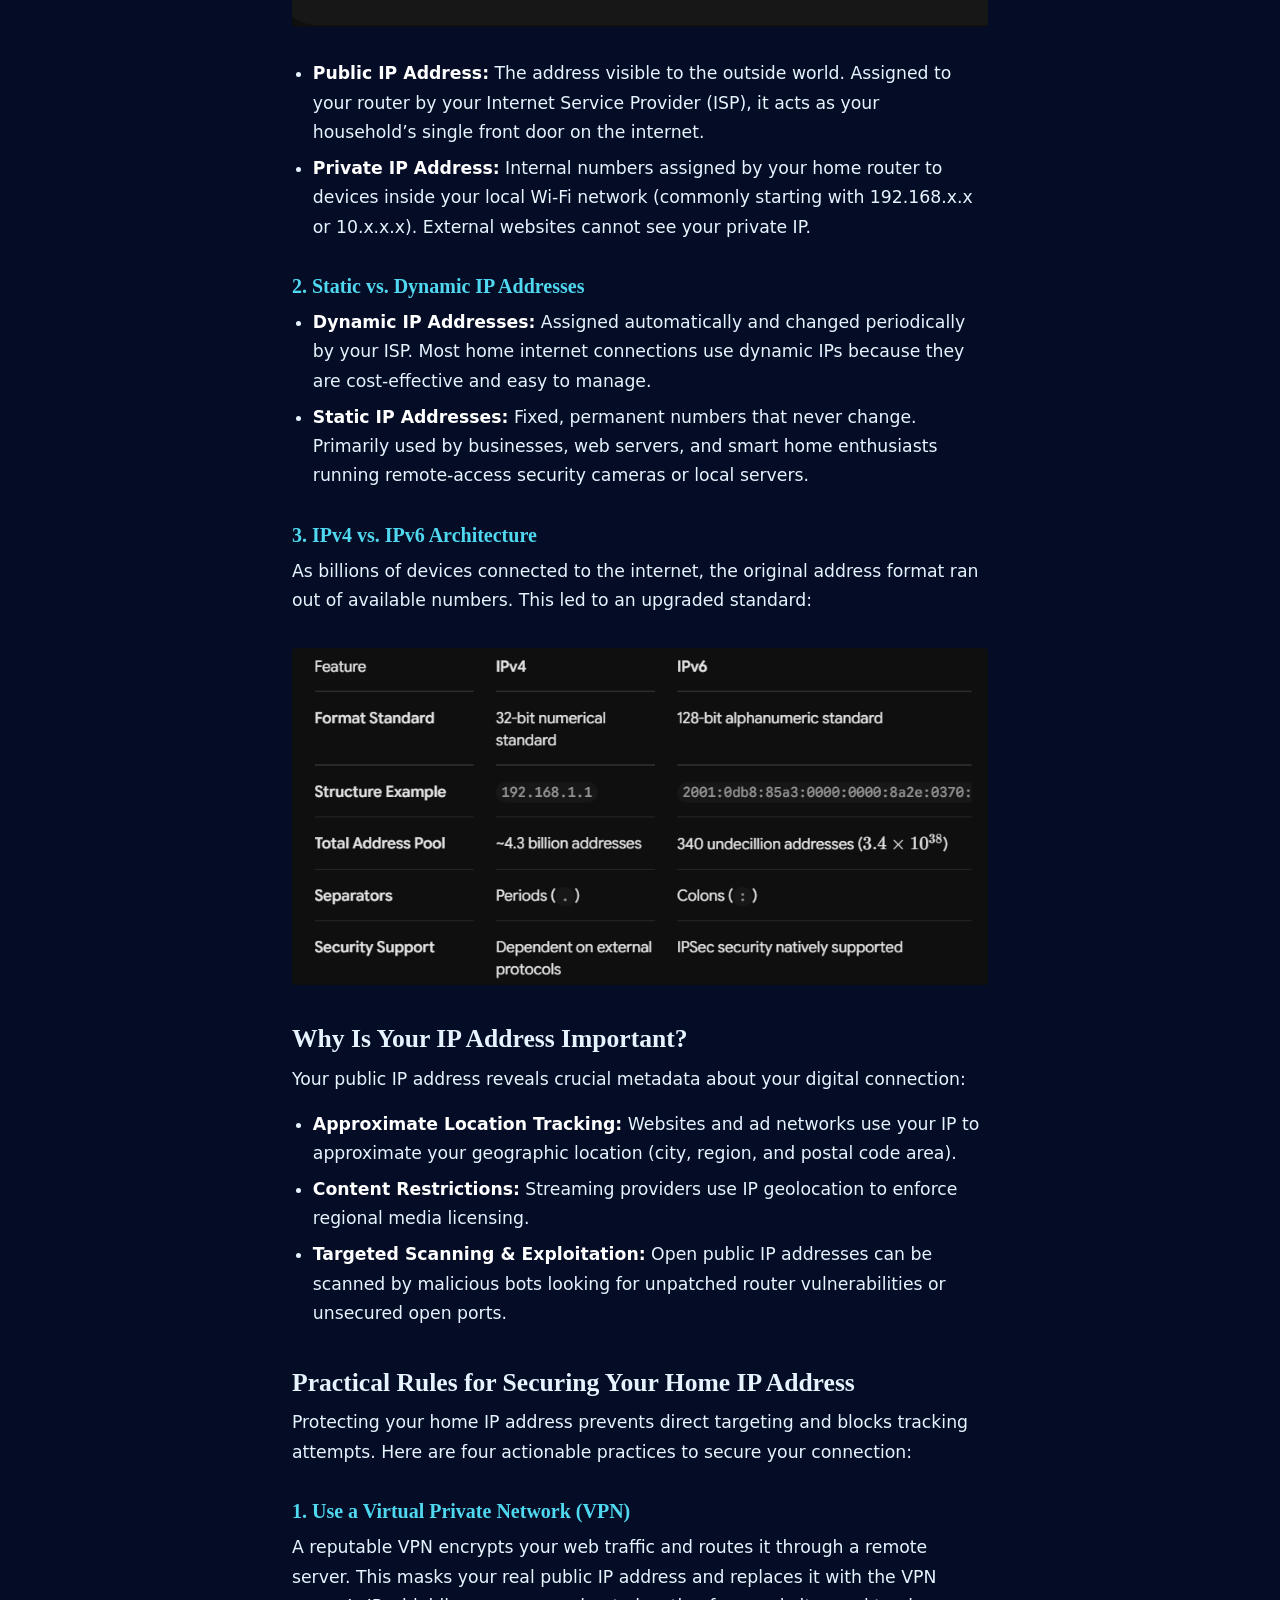
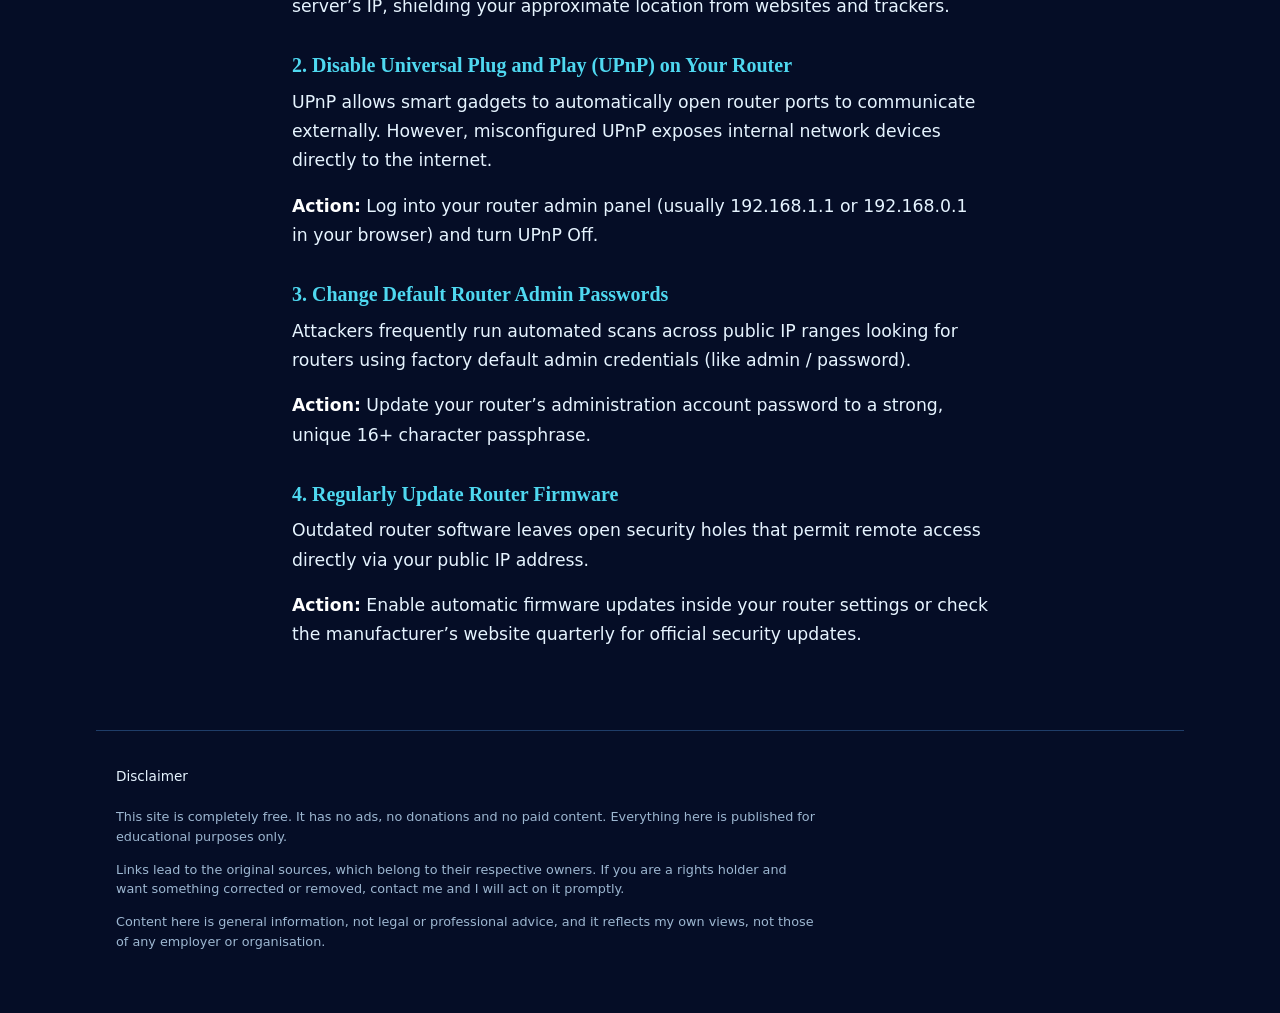
<file: posts/ip-addresses-explained.html>
<!DOCTYPE html>
<html lang="en">
<head>
<meta charset="utf-8">
<meta name="viewport" content="width=device-width, initial-scale=1">
<title>Digital Mailboxes of the Web: Everything You Need to Know About IP Addresses | cyber-stuff</title>
<link rel="icon" type="image/png" href="../favicon.png">
<link rel="stylesheet" href="../style.css">
</head>
<body>

<header class="post-head">
  <a class="brand-link" href="../index.html">
    <img class="logo-sm" src="../logo-mark.png" alt="" width="40" height="40">
    <span>cyber-stuff</span>
  </a>
  <a class="back" href="../index.html#blog">&larr; Back to blog</a>
</header>

<main class="post">
  <p class="meta"><time datetime="2026-10-09">9 October 2026</time></p>
  <h1>Digital Mailboxes of the Web: Everything You Need to Know About IP Addresses</h1>

  <p>Imagine trying to mail a physical letter without putting a street address or zip code on the envelope. The postal service would have no idea where to route it or where to deliver the reply.</p>
  <p>In the digital world, IP addresses (Internet Protocol addresses) serve that exact purpose. Every smartphone, laptop, smart TV, router, and website server relies on an IP address to send, receive, and route data across global networks.</p>
  <p>Here is a practical breakdown of how IP addresses work, their core types, why they matter for your digital security, and actionable steps to safeguard your home network.</p>

  <h2>What is an IP Address &amp; How Does It Work?</h2>
  <p>An Internet Protocol address is a unique numerical or alphanumeric string assigned to any device connected to a network.</p>
  <p>When you open a Web browser and search for a site, your device breaks that request into tiny data units called packets. Each packet includes:</p>
  <ul>
    <li><strong>The Sender IP Address:</strong> Where the data came from (your device).</li>
    <li><strong>The Destination IP Address:</strong> Where the data needs to go (e.g., the server hosting google.com).</li>
  </ul>
  <p>Network routers examine these destination labels to deliver data packets across the internet and return information directly to your screen.</p>

<pre style="overflow-x:auto;padding:1rem;margin:0 0 1.5rem;background:#0b1d3d;border:1px solid #1f3d68;border-radius:4px;font-size:.85rem;line-height:1.5;color:#e6f4ff">[ Your Device ] ---- (Data Packet with IP) ----> [ Internet Router ] ----> [ Website Server ]
  (Sender IP)                                                              (Destination IP)</pre>

  <h2>The Core Types of IP Addresses</h2>
  <p>IP addresses are categorized across two distinct layers: Network Scope and Address Structure.</p>

  <h3>1. Public vs. Private IP Addresses</h3>

  <figure>
    <img src="../images/ip-structure.png" width="735" height="330" style="background:transparent;border:0"
         alt="Diagram of a home network: the Internet connects to a public IP address assigned by your ISP to the router, and the home Wi-Fi router connects to two devices with private IP addresses, a PC at 192.168.1.10 and a phone at 192.168.1.15.">
  </figure>

  <ul>
    <li><strong>Public IP Address:</strong> The address visible to the outside world. Assigned to your router by your Internet Service Provider (ISP), it acts as your household’s single front door on the internet.</li>
    <li><strong>Private IP Address:</strong> Internal numbers assigned by your home router to devices inside your local Wi-Fi network (commonly starting with 192.168.x.x or 10.x.x.x). External websites cannot see your private IP.</li>
  </ul>

  <h3>2. Static vs. Dynamic IP Addresses</h3>
  <ul>
    <li><strong>Dynamic IP Addresses:</strong> Assigned automatically and changed periodically by your ISP. Most home internet connections use dynamic IPs because they are cost-effective and easy to manage.</li>
    <li><strong>Static IP Addresses:</strong> Fixed, permanent numbers that never change. Primarily used by businesses, web servers, and smart home enthusiasts running remote-access security cameras or local servers.</li>
  </ul>

  <h3>3. IPv4 vs. IPv6 Architecture</h3>
  <p>As billions of devices connected to the internet, the original address format ran out of available numbers. This led to an upgraded standard:</p>

  <figure>
    <img src="../images/ip-table.png" width="851" height="412" style="background:transparent;border:0"
         alt="Comparison table of IPv4 and IPv6. Format: 32-bit numerical versus 128-bit alphanumeric. Example: 192.168.1.1 versus 2001:0db8:85a3. Address pool: about 4.3 billion versus 340 undecillion. Separators: periods versus colons. Security: dependent on external protocols versus IPsec natively supported.">
  </figure>

  <h2>Why Is Your IP Address Important?</h2>
  <p>Your public IP address reveals crucial metadata about your digital connection:</p>
  <ul>
    <li><strong>Approximate Location Tracking:</strong> Websites and ad networks use your IP to approximate your geographic location (city, region, and postal code area).</li>
    <li><strong>Content Restrictions:</strong> Streaming providers use IP geolocation to enforce regional media licensing.</li>
    <li><strong>Targeted Scanning &amp; Exploitation:</strong> Open public IP addresses can be scanned by malicious bots looking for unpatched router vulnerabilities or unsecured open ports.</li>
  </ul>

  <h2>Practical Rules for Securing Your Home IP Address</h2>
  <p>Protecting your home IP address prevents direct targeting and blocks tracking attempts. Here are four actionable practices to secure your connection:</p>

  <h3>1. Use a Virtual Private Network (VPN)</h3>
  <p>A reputable VPN encrypts your web traffic and routes it through a remote server. This masks your real public IP address and replaces it with the VPN server’s IP, shielding your approximate location from websites and trackers.</p>

  <h3>2. Disable Universal Plug and Play (UPnP) on Your Router</h3>
  <p>UPnP allows smart gadgets to automatically open router ports to communicate externally. However, misconfigured UPnP exposes internal network devices directly to the internet.</p>
  <p><strong>Action:</strong> Log into your router admin panel (usually 192.168.1.1 or 192.168.0.1 in your browser) and turn UPnP Off.</p>

  <h3>3. Change Default Router Admin Passwords</h3>
  <p>Attackers frequently run automated scans across public IP ranges looking for routers using factory default admin credentials (like admin / password).</p>
  <p><strong>Action:</strong> Update your router’s administration account password to a strong, unique 16+ character passphrase.</p>

  <h3>4. Regularly Update Router Firmware</h3>
  <p>Outdated router software leaves open security holes that permit remote access directly via your public IP address.</p>
  <p><strong>Action:</strong> Enable automatic firmware updates inside your router settings or check the manufacturer’s website quarterly for official security updates.</p>
</main>

<footer id="disclaimer">
  <h2>Disclaimer</h2>
  <p>This site is completely free. It has no ads, no donations and no paid content. Everything here is published for educational purposes only.</p>
  <p>Links lead to the original sources, which belong to their respective owners. If you are a rights holder and want something corrected or removed, contact me and I will act on it promptly.</p>
  <p>Content here is general information, not legal or professional advice, and it reflects my own views, not those of any employer or organisation.</p>
</footer>
 

</body>
</html>
</file>
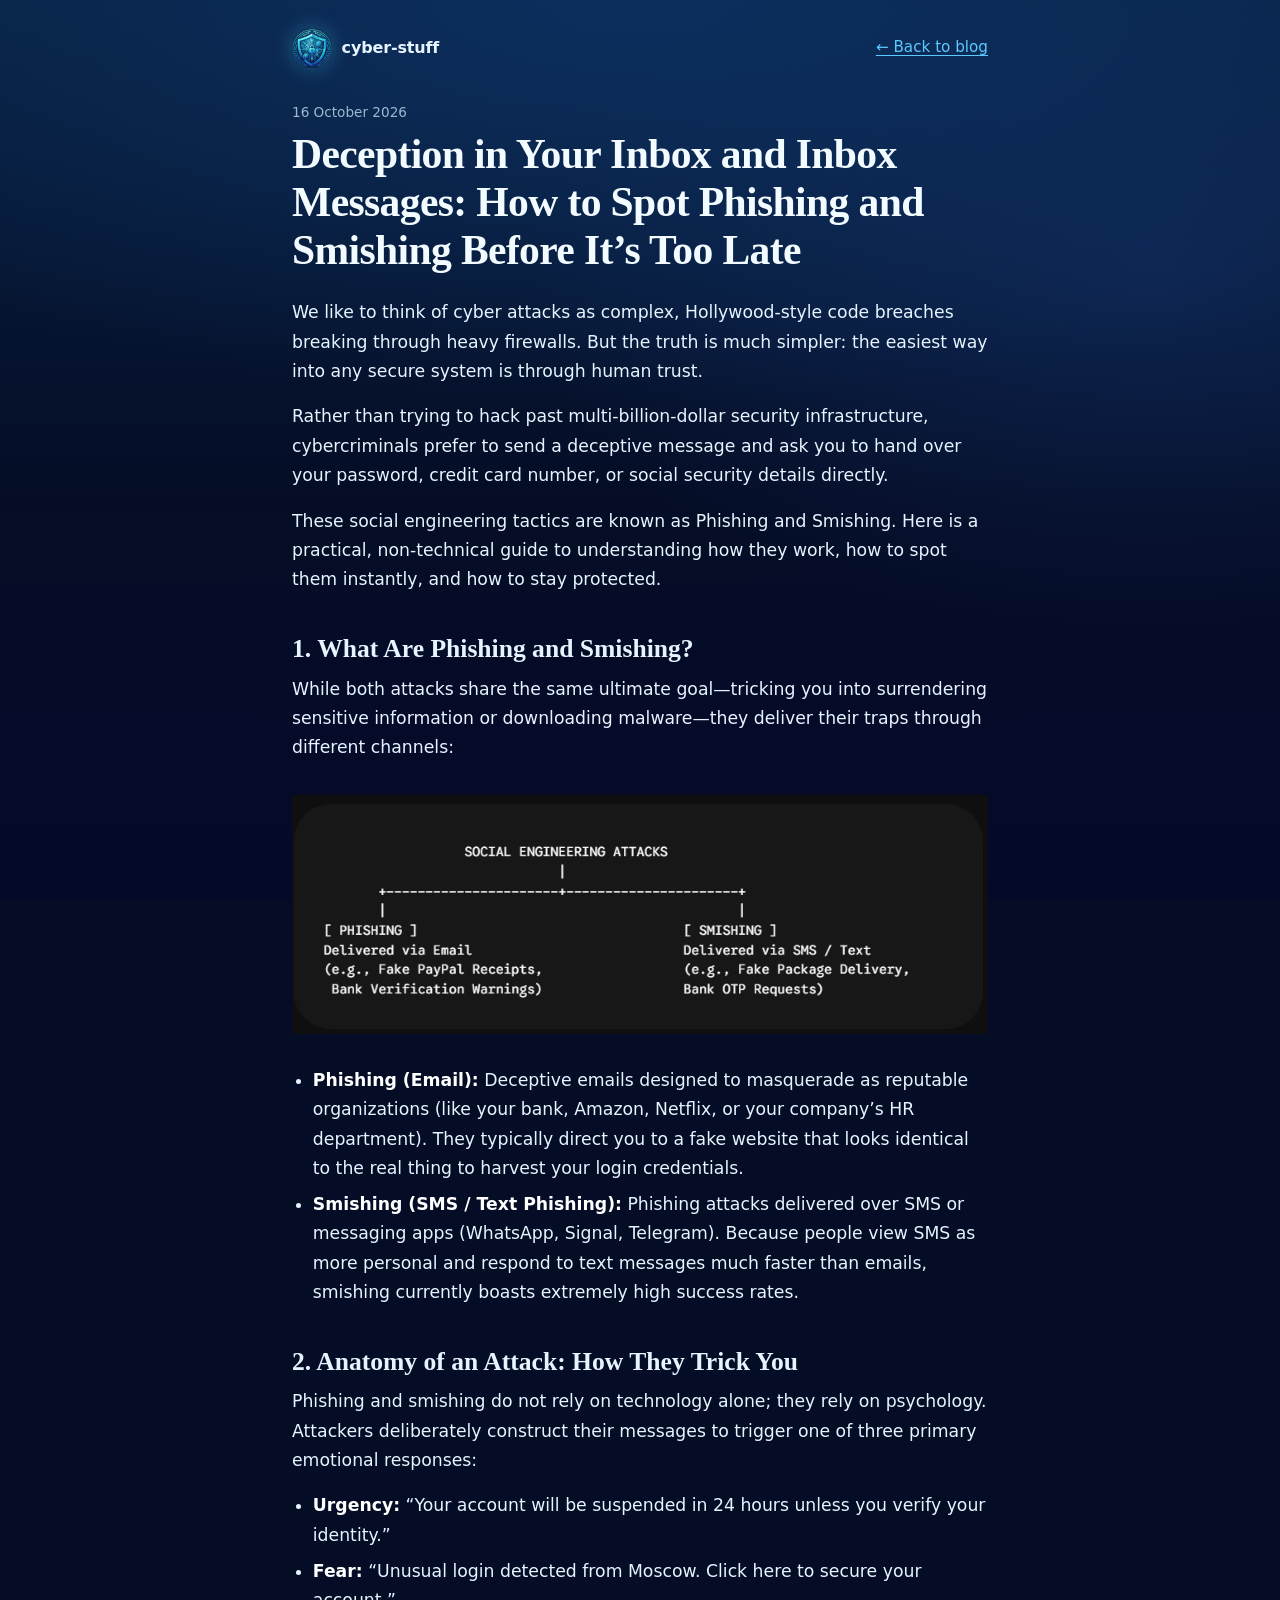
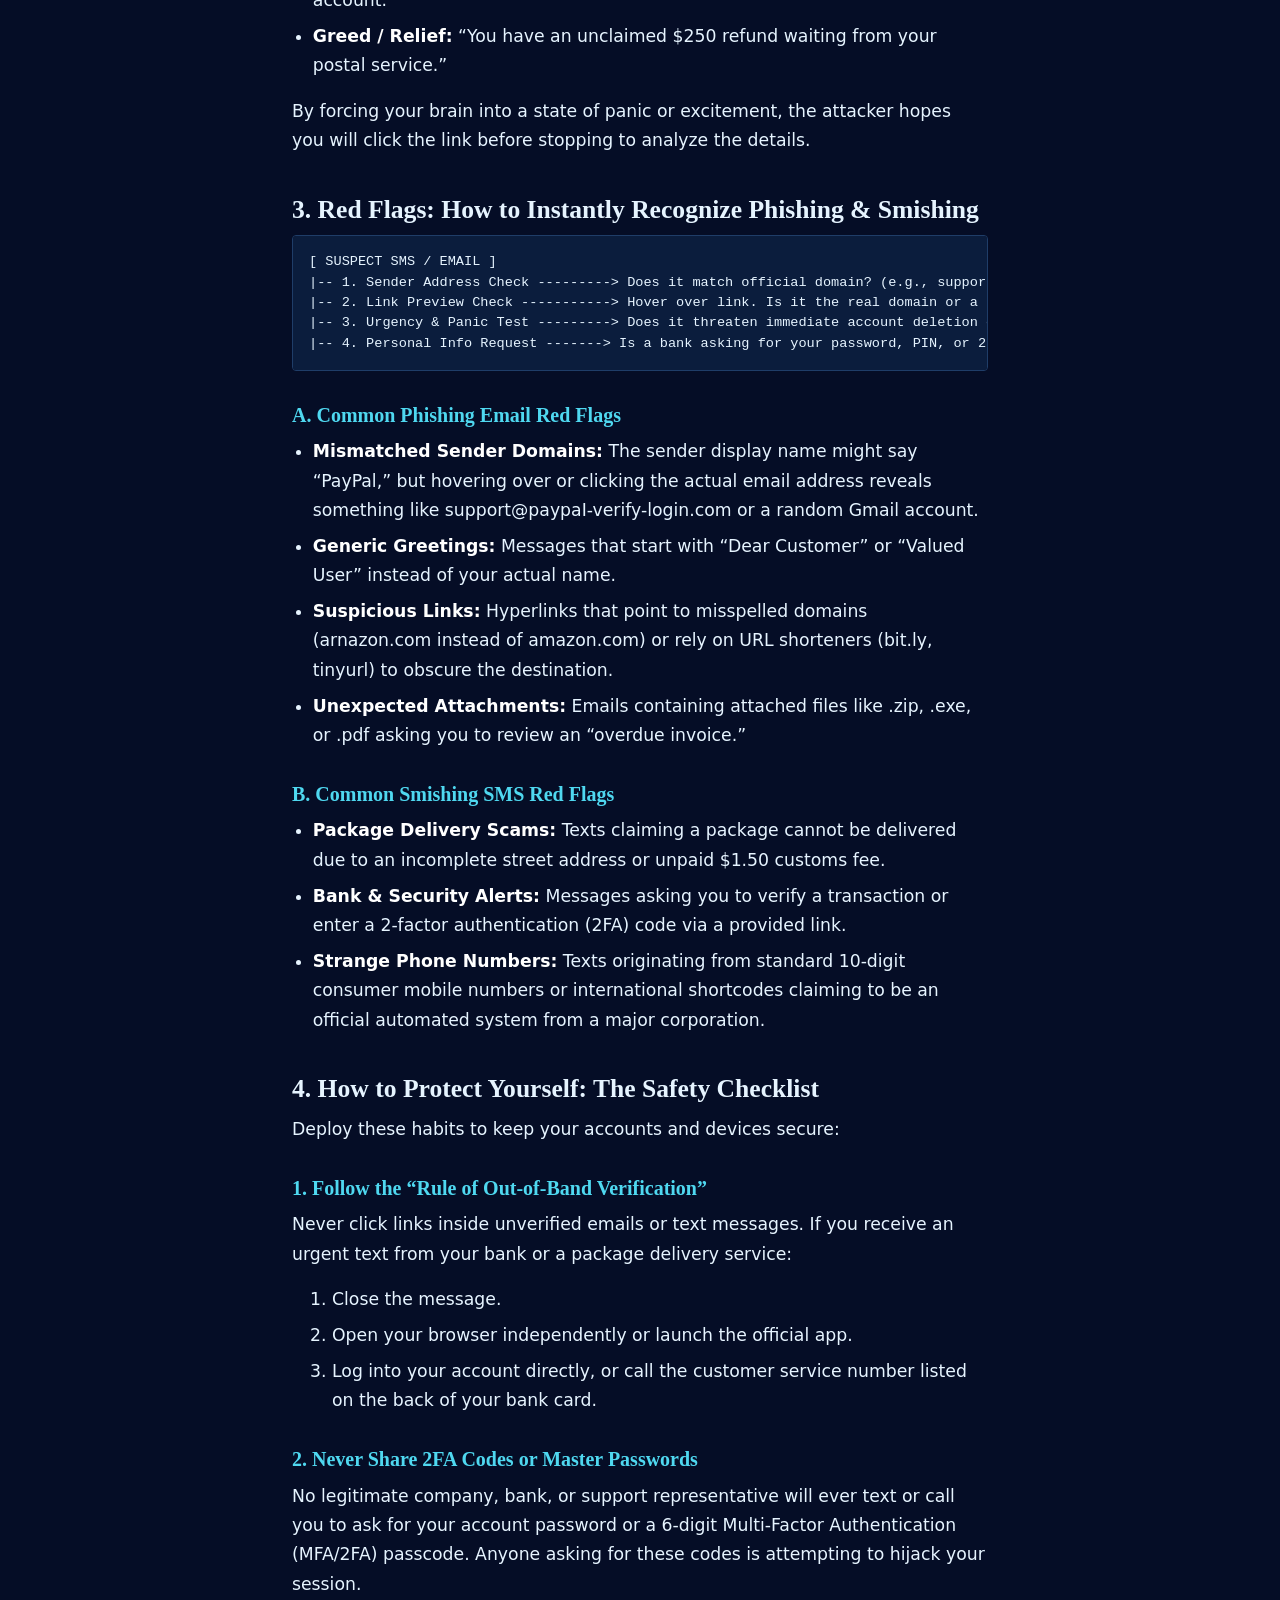
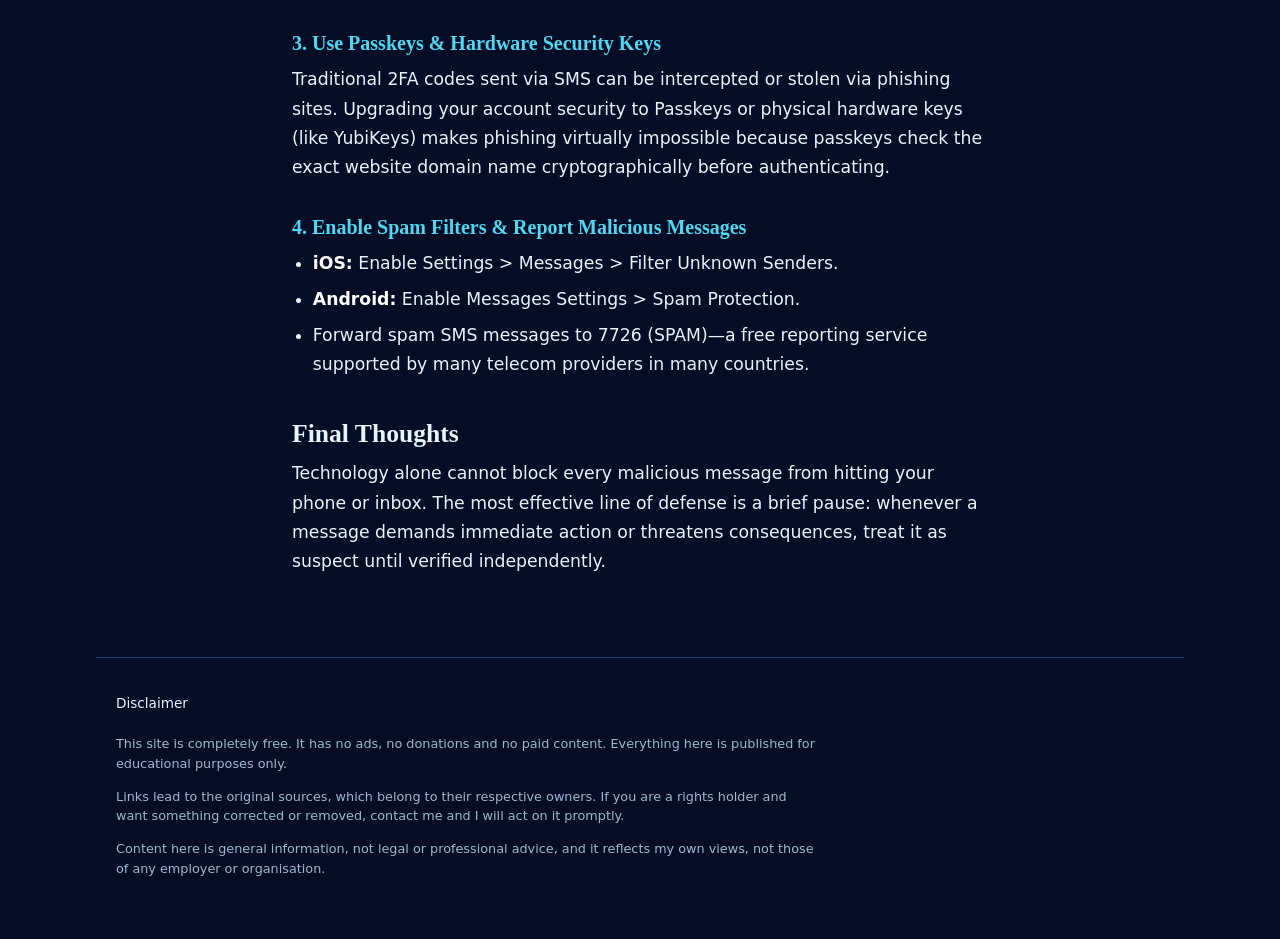
<file: posts/phishing-smishing-red-flags.html>
<!DOCTYPE html>
<html lang="en">
<head>
<meta charset="utf-8">
<meta name="viewport" content="width=device-width, initial-scale=1">
<title>Deception in Your Inbox and Inbox Messages: How to Spot Phishing and Smishing Before It’s Too Late | cyber-stuff</title>
<link rel="icon" type="image/png" href="../favicon.png">
<link rel="stylesheet" href="../style.css">
</head>
<body>

<header class="post-head">
  <a class="brand-link" href="../index.html">
    <img class="logo-sm" src="../logo-mark.png" alt="" width="40" height="40">
    <span>cyber-stuff</span>
  </a>
  <a class="back" href="../index.html#blog">&larr; Back to blog</a>
</header>

<main class="post">
  <p class="meta"><time datetime="2026-10-16">16 October 2026</time></p>
  <h1>Deception in Your Inbox and Inbox Messages: How to Spot Phishing and Smishing Before It’s Too Late</h1>

  <p>We like to think of cyber attacks as complex, Hollywood-style code breaches breaking through heavy firewalls. But the truth is much simpler: the easiest way into any secure system is through human trust.</p>
  <p>Rather than trying to hack past multi-billion-dollar security infrastructure, cybercriminals prefer to send a deceptive message and ask you to hand over your password, credit card number, or social security details directly.</p>
  <p>These social engineering tactics are known as Phishing and Smishing. Here is a practical, non-technical guide to understanding how they work, how to spot them instantly, and how to stay protected.</p>

  <h2>1. What Are Phishing and Smishing?</h2>
  <p>While both attacks share the same ultimate goal—tricking you into surrendering sensitive information or downloading malware—they deliver their traps through different channels:</p>

  <figure>
    <img src="../images/phishing-diagram.png" width="841" height="289" style="background:transparent;border:0"
         alt="Diagram: social engineering attacks split into phishing, delivered via email (for example fake PayPal receipts and bank verification warnings), and smishing, delivered via SMS or text (for example fake package delivery and bank one-time-code requests).">
  </figure>

  <ul>
    <li><strong>Phishing (Email):</strong> Deceptive emails designed to masquerade as reputable organizations (like your bank, Amazon, Netflix, or your company’s HR department). They typically direct you to a fake website that looks identical to the real thing to harvest your login credentials.</li>
    <li><strong>Smishing (SMS / Text Phishing):</strong> Phishing attacks delivered over SMS or messaging apps (WhatsApp, Signal, Telegram). Because people view SMS as more personal and respond to text messages much faster than emails, smishing currently boasts extremely high success rates.</li>
  </ul>

  <h2>2. Anatomy of an Attack: How They Trick You</h2>
  <p>Phishing and smishing do not rely on technology alone; they rely on psychology. Attackers deliberately construct their messages to trigger one of three primary emotional responses:</p>
  <ul>
    <li><strong>Urgency:</strong> “Your account will be suspended in 24 hours unless you verify your identity.”</li>
    <li><strong>Fear:</strong> “Unusual login detected from Moscow. Click here to secure your account.”</li>
    <li><strong>Greed / Relief:</strong> “You have an unclaimed $250 refund waiting from your postal service.”</li>
  </ul>
  <p>By forcing your brain into a state of panic or excitement, the attacker hopes you will click the link before stopping to analyze the details.</p>

  <h2>3. Red Flags: How to Instantly Recognize Phishing &amp; Smishing</h2>

<pre style="overflow-x:auto;padding:1rem;margin:0 0 1.5rem;background:#0b1d3d;border:1px solid #1f3d68;border-radius:4px;font-size:.85rem;line-height:1.5;color:#e6f4ff">[ SUSPECT SMS / EMAIL ]
|-- 1. Sender Address Check ---------> Does it match official domain? (e.g., support@paypaI-security.com)
|-- 2. Link Preview Check -----------> Hover over link. Is it the real domain or a shortener/misspelled URL?
|-- 3. Urgency &amp; Panic Test ---------> Does it threaten immediate account deletion or financial loss?
|-- 4. Personal Info Request -------> Is a bank asking for your password, PIN, or 2FA code over text?</pre>

  <h3>A. Common Phishing Email Red Flags</h3>
  <ul>
    <li><strong>Mismatched Sender Domains:</strong> The sender display name might say “PayPal,” but hovering over or clicking the actual email address reveals something like support@paypaI-verify-login.com or a random Gmail account.</li>
    <li><strong>Generic Greetings:</strong> Messages that start with “Dear Customer” or “Valued User” instead of your actual name.</li>
    <li><strong>Suspicious Links:</strong> Hyperlinks that point to misspelled domains (arnazon.com instead of amazon.com) or rely on URL shorteners (bit.ly, tinyurl) to obscure the destination.</li>
    <li><strong>Unexpected Attachments:</strong> Emails containing attached files like .zip, .exe, or .pdf asking you to review an “overdue invoice.”</li>
  </ul>

  <h3>B. Common Smishing SMS Red Flags</h3>
  <ul>
    <li><strong>Package Delivery Scams:</strong> Texts claiming a package cannot be delivered due to an incomplete street address or unpaid $1.50 customs fee.</li>
    <li><strong>Bank &amp; Security Alerts:</strong> Messages asking you to verify a transaction or enter a 2-factor authentication (2FA) code via a provided link.</li>
    <li><strong>Strange Phone Numbers:</strong> Texts originating from standard 10-digit consumer mobile numbers or international shortcodes claiming to be an official automated system from a major corporation.</li>
  </ul>

  <h2>4. How to Protect Yourself: The Safety Checklist</h2>
  <p>Deploy these habits to keep your accounts and devices secure:</p>

  <h3>1. Follow the “Rule of Out-of-Band Verification”</h3>
  <p>Never click links inside unverified emails or text messages. If you receive an urgent text from your bank or a package delivery service:</p>
  <ol>
    <li>Close the message.</li>
    <li>Open your browser independently or launch the official app.</li>
    <li>Log into your account directly, or call the customer service number listed on the back of your bank card.</li>
  </ol>

  <h3>2. Never Share 2FA Codes or Master Passwords</h3>
  <p>No legitimate company, bank, or support representative will ever text or call you to ask for your account password or a 6-digit Multi-Factor Authentication (MFA/2FA) passcode. Anyone asking for these codes is attempting to hijack your session.</p>

  <h3>3. Use Passkeys &amp; Hardware Security Keys</h3>
  <p>Traditional 2FA codes sent via SMS can be intercepted or stolen via phishing sites. Upgrading your account security to Passkeys or physical hardware keys (like YubiKeys) makes phishing virtually impossible because passkeys check the exact website domain name cryptographically before authenticating.</p>

  <h3>4. Enable Spam Filters &amp; Report Malicious Messages</h3>
  <ul>
    <li><strong>iOS:</strong> Enable Settings &gt; Messages &gt; Filter Unknown Senders.</li>
    <li><strong>Android:</strong> Enable Messages Settings &gt; Spam Protection.</li>
    <li>Forward spam SMS messages to 7726 (SPAM)—a free reporting service supported by many telecom providers in many countries.</li>
  </ul>

  <h2>Final Thoughts</h2>
  <p>Technology alone cannot block every malicious message from hitting your phone or inbox. The most effective line of defense is a brief pause: whenever a message demands immediate action or threatens consequences, treat it as suspect until verified independently.</p>
</main>

<footer id="disclaimer">
  <h2>Disclaimer</h2>
  <p>This site is completely free. It has no ads, no donations and no paid content. Everything here is published for educational purposes only.</p>
  <p>Links lead to the original sources, which belong to their respective owners. If you are a rights holder and want something corrected or removed, contact me and I will act on it promptly.</p>
  <p>Content here is general information, not legal or professional advice, and it reflects my own views, not those of any employer or organisation.</p>
</footer>

</body>
</html>
</file>
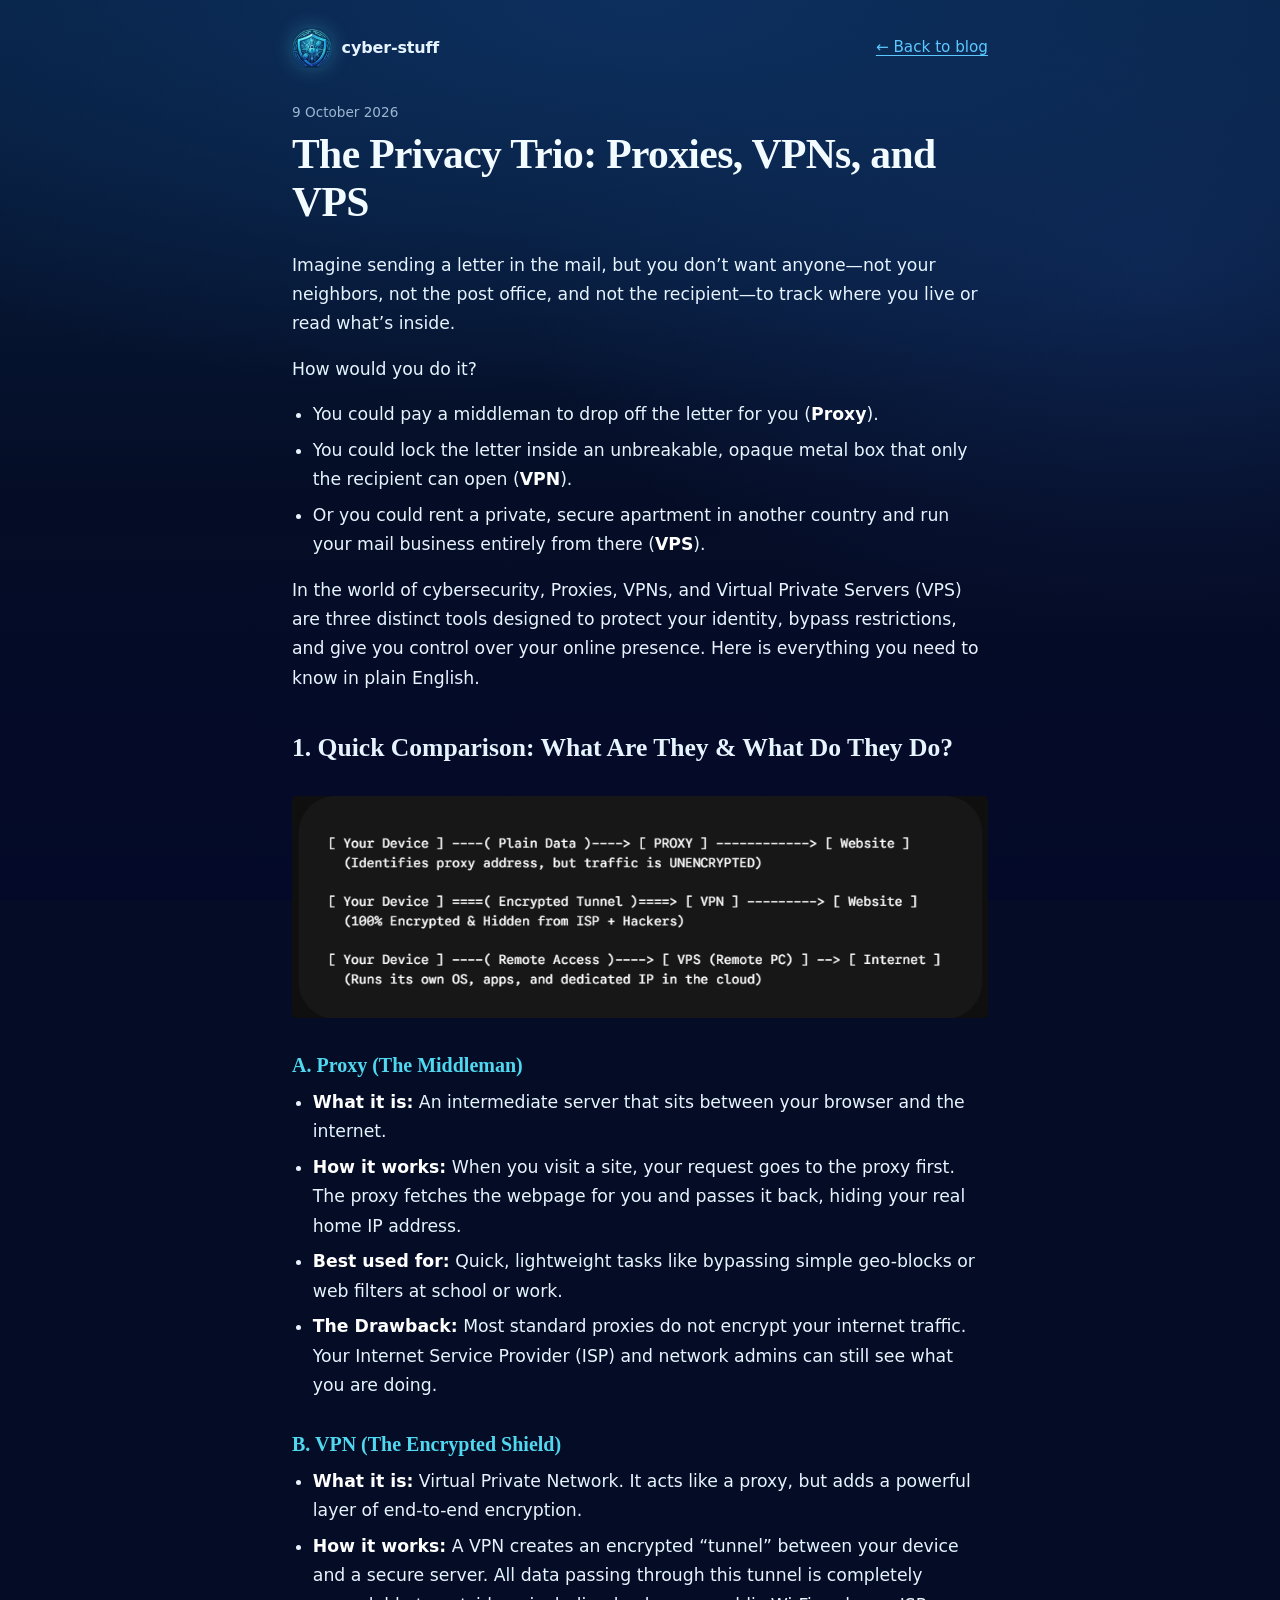
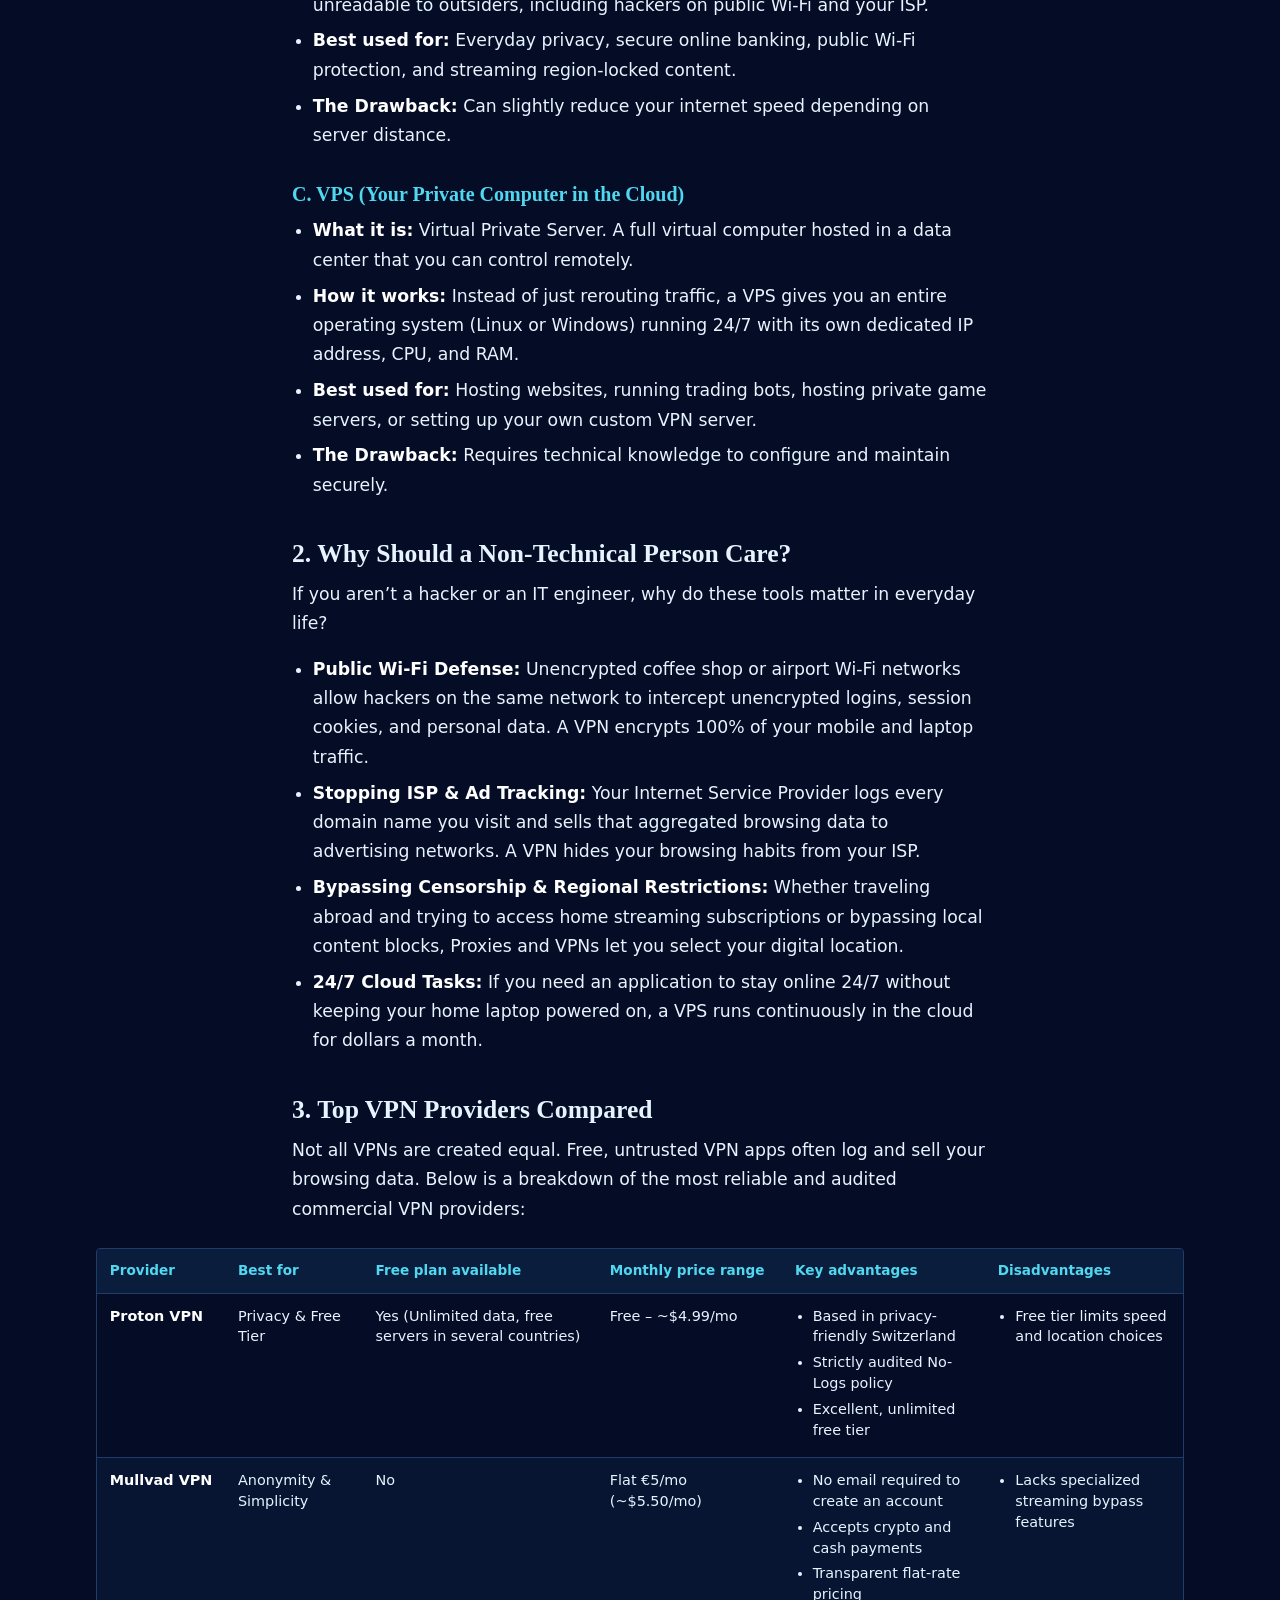
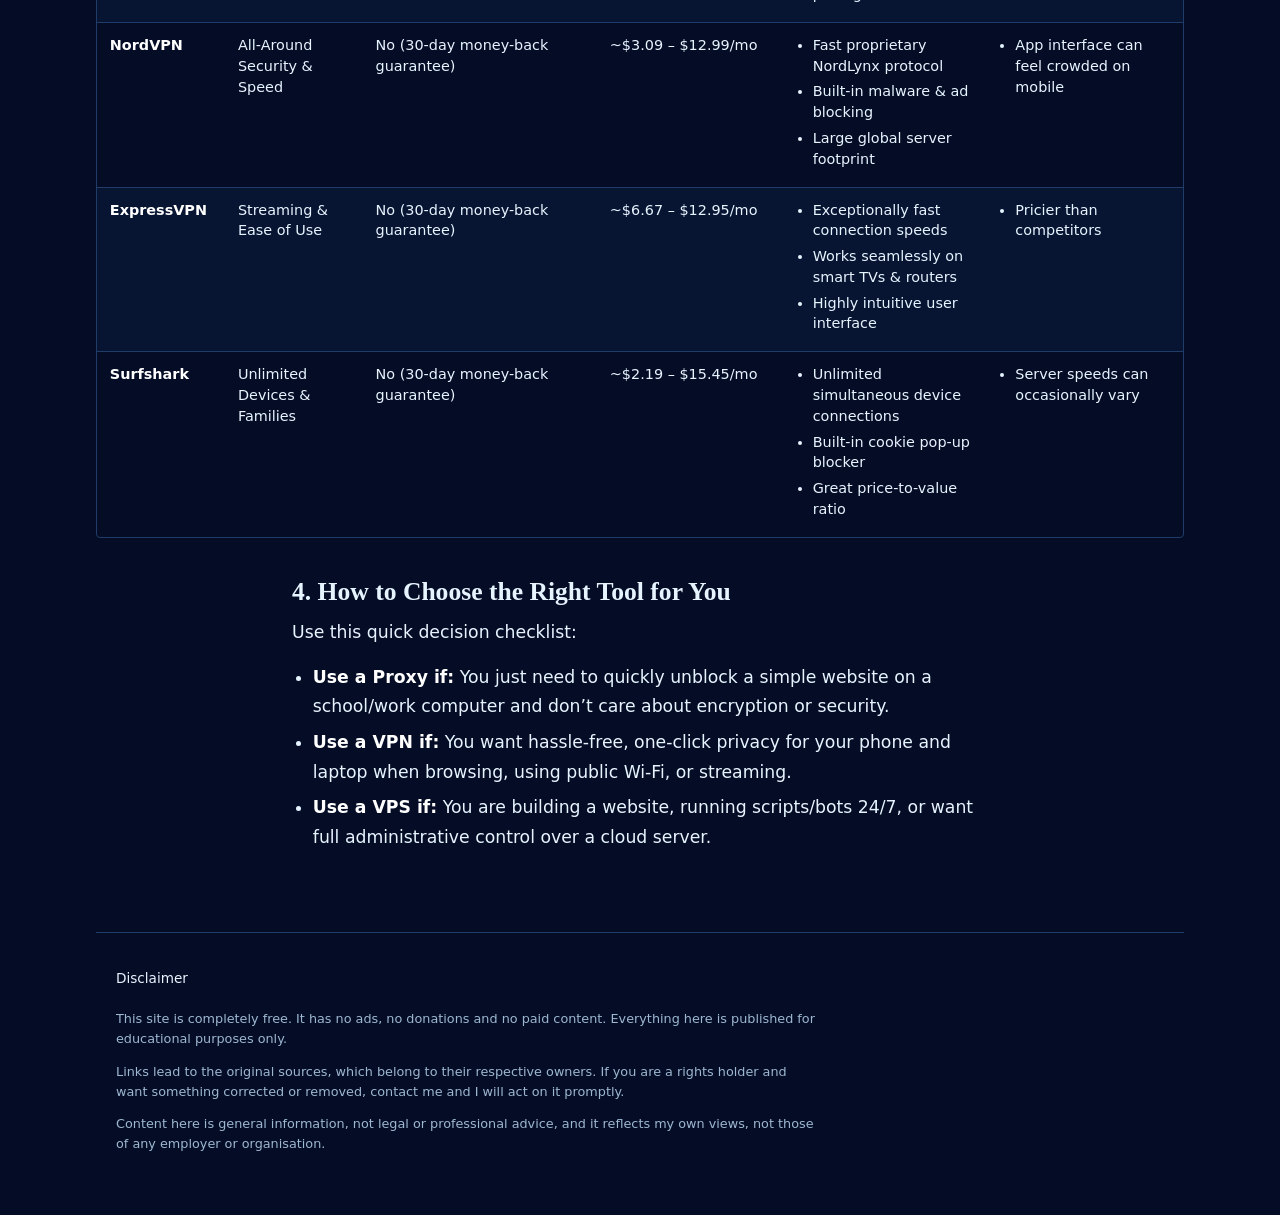
<file: posts/privacy-trio-proxy-vpn-vps.html>
<!DOCTYPE html>
<html lang="en">
<head>
<meta charset="utf-8">
<meta name="viewport" content="width=device-width, initial-scale=1">
<title>The Privacy Trio: Proxies, VPNs, and VPS | cyber-stuff</title>
<link rel="icon" type="image/png" href="../favicon.png">
<link rel="stylesheet" href="../style.css">
</head>
<body>

<header class="post-head">
  <a class="brand-link" href="../index.html">
    <img class="logo-sm" src="../logo-mark.png" alt="" width="40" height="40">
    <span>cyber-stuff</span>
  </a>
  <a class="back" href="../index.html#blog">&larr; Back to blog</a>
</header>

<main class="post">
  <p class="meta"><time datetime="2026-10-09">9 October 2026</time></p>
  <h1>The Privacy Trio: Proxies, VPNs, and VPS</h1>

  <p>Imagine sending a letter in the mail, but you don’t want anyone—not your neighbors, not the post office, and not the recipient—to track where you live or read what’s inside.</p>
  <p>How would you do it?</p>
  <ul>
    <li>You could pay a middleman to drop off the letter for you (<strong>Proxy</strong>).</li>
    <li>You could lock the letter inside an unbreakable, opaque metal box that only the recipient can open (<strong>VPN</strong>).</li>
    <li>Or you could rent a private, secure apartment in another country and run your mail business entirely from there (<strong>VPS</strong>).</li>
  </ul>
  <p>In the world of cybersecurity, Proxies, VPNs, and Virtual Private Servers (VPS) are three distinct tools designed to protect your identity, bypass restrictions, and give you control over your online presence. Here is everything you need to know in plain English.</p>

  <h2>1. Quick Comparison: What Are They &amp; What Do They Do?</h2>

  <figure>
    <img src="../images/privacy-trio-schematic.png" width="847" height="271" style="background:transparent;border:0"
         alt="Three connection paths from your device. Proxy: plain data goes through the proxy to the website, which sees the proxy address, but traffic is unencrypted. VPN: an encrypted tunnel to the VPN and then the website, 100% encrypted and hidden from your ISP and hackers. VPS: remote access to a remote PC in the cloud that runs its own operating system, apps and dedicated IP address, and then reaches the internet.">
  </figure>

  <h3>A. Proxy (The Middleman)</h3>
  <ul>
    <li><strong>What it is:</strong> An intermediate server that sits between your browser and the internet.</li>
    <li><strong>How it works:</strong> When you visit a site, your request goes to the proxy first. The proxy fetches the webpage for you and passes it back, hiding your real home IP address.</li>
    <li><strong>Best used for:</strong> Quick, lightweight tasks like bypassing simple geo-blocks or web filters at school or work.</li>
    <li><strong>The Drawback:</strong> Most standard proxies do not encrypt your internet traffic. Your Internet Service Provider (ISP) and network admins can still see what you are doing.</li>
  </ul>

  <h3>B. VPN (The Encrypted Shield)</h3>
  <ul>
    <li><strong>What it is:</strong> Virtual Private Network. It acts like a proxy, but adds a powerful layer of end-to-end encryption.</li>
    <li><strong>How it works:</strong> A VPN creates an encrypted “tunnel” between your device and a secure server. All data passing through this tunnel is completely unreadable to outsiders, including hackers on public Wi-Fi and your ISP.</li>
    <li><strong>Best used for:</strong> Everyday privacy, secure online banking, public Wi-Fi protection, and streaming region-locked content.</li>
    <li><strong>The Drawback:</strong> Can slightly reduce your internet speed depending on server distance.</li>
  </ul>

  <h3>C. VPS (Your Private Computer in the Cloud)</h3>
  <ul>
    <li><strong>What it is:</strong> Virtual Private Server. A full virtual computer hosted in a data center that you can control remotely.</li>
    <li><strong>How it works:</strong> Instead of just rerouting traffic, a VPS gives you an entire operating system (Linux or Windows) running 24/7 with its own dedicated IP address, CPU, and RAM.</li>
    <li><strong>Best used for:</strong> Hosting websites, running trading bots, hosting private game servers, or setting up your own custom VPN server.</li>
    <li><strong>The Drawback:</strong> Requires technical knowledge to configure and maintain securely.</li>
  </ul>

  <h2>2. Why Should a Non-Technical Person Care?</h2>
  <p>If you aren’t a hacker or an IT engineer, why do these tools matter in everyday life?</p>
  <ul>
    <li><strong>Public Wi-Fi Defense:</strong> Unencrypted coffee shop or airport Wi-Fi networks allow hackers on the same network to intercept unencrypted logins, session cookies, and personal data. A VPN encrypts 100% of your mobile and laptop traffic.</li>
    <li><strong>Stopping ISP &amp; Ad Tracking:</strong> Your Internet Service Provider logs every domain name you visit and sells that aggregated browsing data to advertising networks. A VPN hides your browsing habits from your ISP.</li>
    <li><strong>Bypassing Censorship &amp; Regional Restrictions:</strong> Whether traveling abroad and trying to access home streaming subscriptions or bypassing local content blocks, Proxies and VPNs let you select your digital location.</li>
    <li><strong>24/7 Cloud Tasks:</strong> If you need an application to stay online 24/7 without keeping your home laptop powered on, a VPS runs continuously in the cloud for dollars a month.</li>
  </ul>

  <h2>3. Top VPN Providers Compared</h2>
  <p>Not all VPNs are created equal. Free, untrusted VPN apps often log and sell your browsing data. Below is a breakdown of the most reliable and audited commercial VPN providers:</p>

  <div class="table-wrap" role="region" aria-label="VPN providers comparison table" tabindex="0">
    <table class="compare">
      <thead>
        <tr>
          <th scope="col">Provider</th>
          <th scope="col">Best for</th>
          <th scope="col">Free plan available</th>
          <th scope="col">Monthly price range</th>
          <th scope="col">Key advantages</th>
          <th scope="col">Disadvantages</th>
        </tr>
      </thead>
      <tbody>
        <tr>
          <th scope="row">Proton VPN</th>
          <td>Privacy &amp; Free Tier</td>
          <td>Yes (Unlimited data, free servers in several countries)</td>
          <td>Free – ~$4.99/mo</td>
          <td><ul><li>Based in privacy-friendly Switzerland</li><li>Strictly audited No-Logs policy</li><li>Excellent, unlimited free tier</li></ul></td>
          <td><ul><li>Free tier limits speed and location choices</li></ul></td>
        </tr>
        <tr>
          <th scope="row">Mullvad VPN</th>
          <td>Anonymity &amp; Simplicity</td>
          <td>No</td>
          <td>Flat €5/mo (~$5.50/mo)</td>
          <td><ul><li>No email required to create an account</li><li>Accepts crypto and cash payments</li><li>Transparent flat-rate pricing</li></ul></td>
          <td><ul><li>Lacks specialized streaming bypass features</li></ul></td>
        </tr>
        <tr>
          <th scope="row">NordVPN</th>
          <td>All-Around Security &amp; Speed</td>
          <td>No (30-day money-back guarantee)</td>
          <td>~$3.09 – $12.99/mo</td>
          <td><ul><li>Fast proprietary NordLynx protocol</li><li>Built-in malware &amp; ad blocking</li><li>Large global server footprint</li></ul></td>
          <td><ul><li>App interface can feel crowded on mobile</li></ul></td>
        </tr>
        <tr>
          <th scope="row">ExpressVPN</th>
          <td>Streaming &amp; Ease of Use</td>
          <td>No (30-day money-back guarantee)</td>
          <td>~$6.67 – $12.95/mo</td>
          <td><ul><li>Exceptionally fast connection speeds</li><li>Works seamlessly on smart TVs &amp; routers</li><li>Highly intuitive user interface</li></ul></td>
          <td><ul><li>Pricier than competitors</li></ul></td>
        </tr>
        <tr>
          <th scope="row">Surfshark</th>
          <td>Unlimited Devices &amp; Families</td>
          <td>No (30-day money-back guarantee)</td>
          <td>~$2.19 – $15.45/mo</td>
          <td><ul><li>Unlimited simultaneous device connections</li><li>Built-in cookie pop-up blocker</li><li>Great price-to-value ratio</li></ul></td>
          <td><ul><li>Server speeds can occasionally vary</li></ul></td>
        </tr>
      </tbody>
    </table>
  </div>

  <h2>4. How to Choose the Right Tool for You</h2>
  <p>Use this quick decision checklist:</p>
  <ul>
    <li><strong>Use a Proxy if:</strong> You just need to quickly unblock a simple website on a school/work computer and don’t care about encryption or security.</li>
    <li><strong>Use a VPN if:</strong> You want hassle-free, one-click privacy for your phone and laptop when browsing, using public Wi-Fi, or streaming.</li>
    <li><strong>Use a VPS if:</strong> You are building a website, running scripts/bots 24/7, or want full administrative control over a cloud server.</li>
  </ul>
</main>

<footer id="disclaimer">
  <h2>Disclaimer</h2>
  <p>This site is completely free. It has no ads, no donations and no paid content. Everything here is published for educational purposes only.</p>
  <p>Links lead to the original sources, which belong to their respective owners. If you are a rights holder and want something corrected or removed, contact me and I will act on it promptly.</p>
  <p>Content here is general information, not legal or professional advice, and it reflects my own views, not those of any employer or organisation.</p>
</footer>

</body>
</html>
</file>
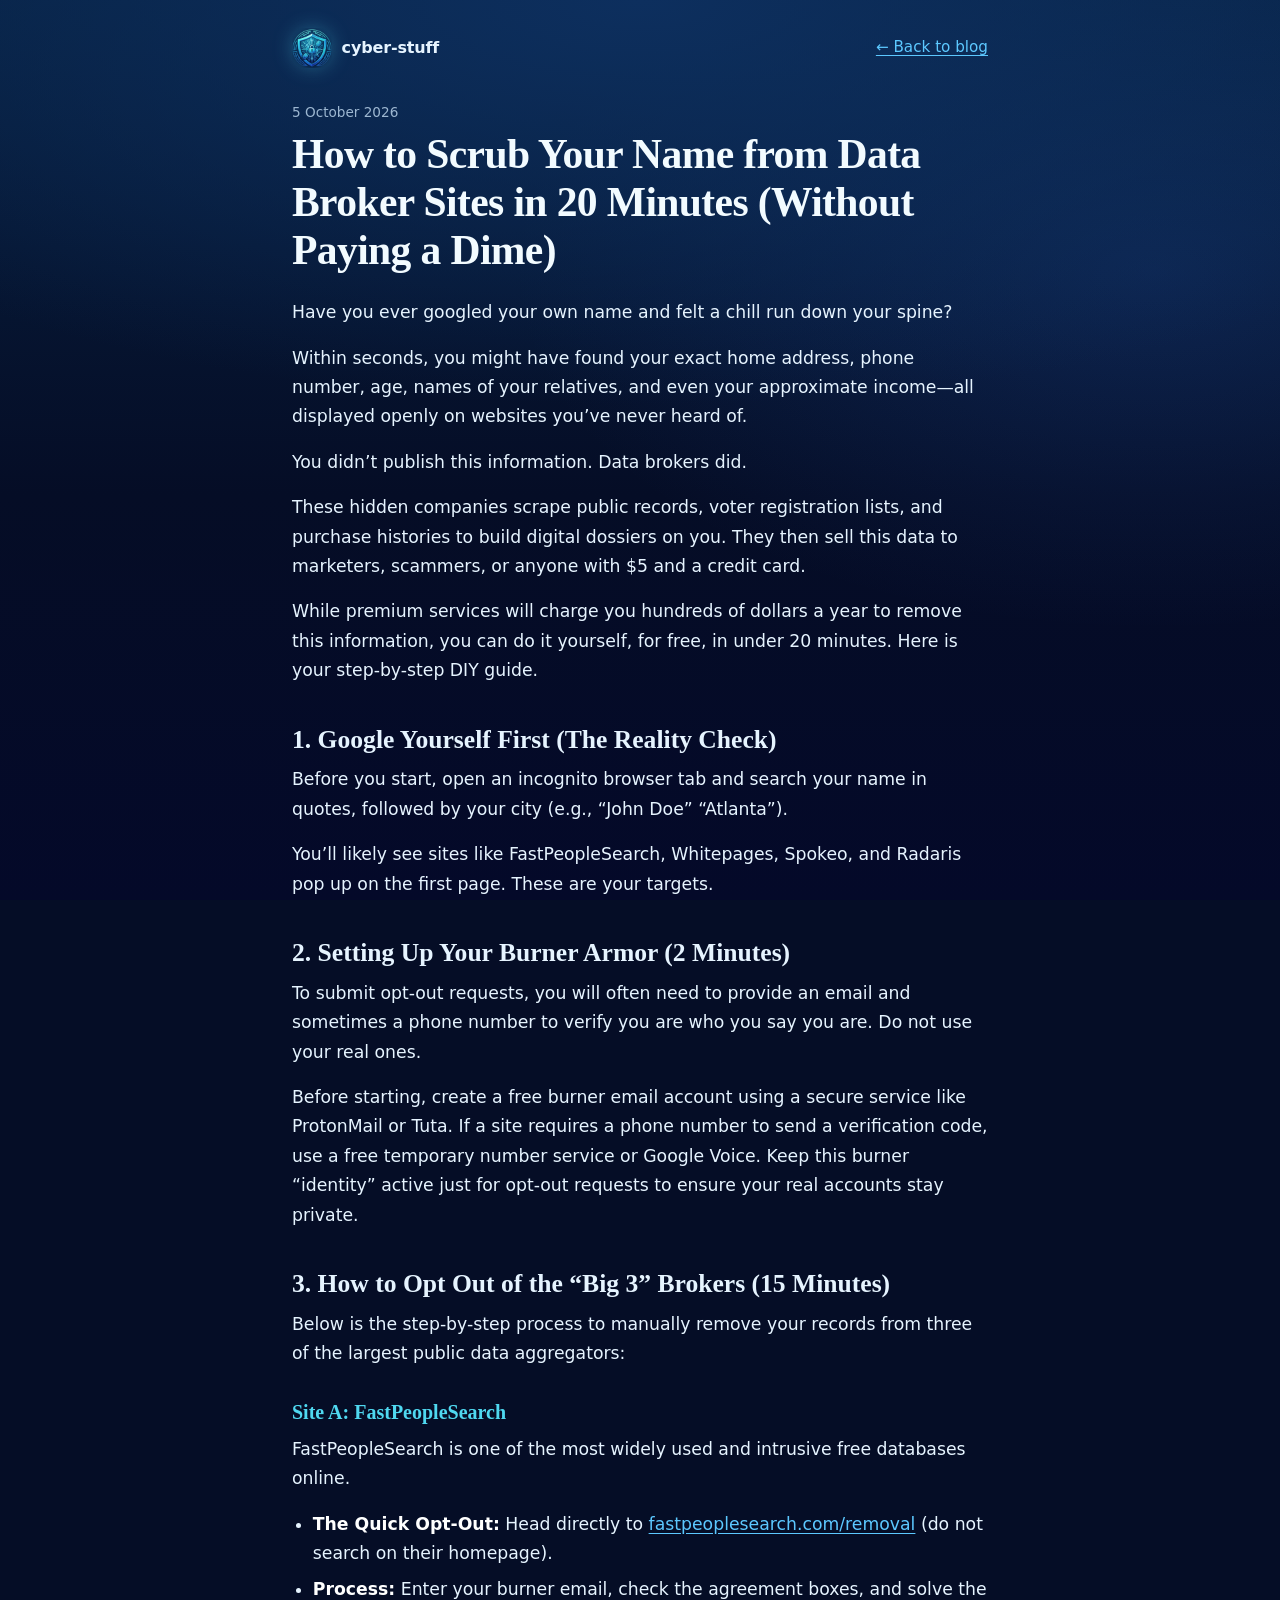
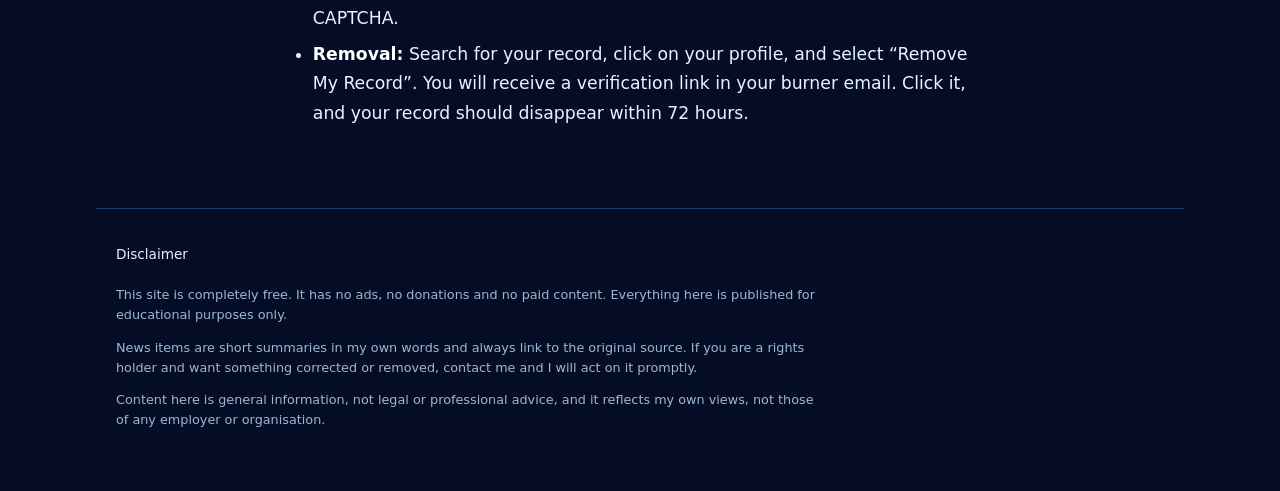
<file: posts/scrub-data-broker-sites.html>
<!DOCTYPE html>
<html lang="en">
<head>
<meta charset="utf-8">
<meta name="viewport" content="width=device-width, initial-scale=1">
<title>How to Scrub Your Name from Data Broker Sites in 20 Minutes (Without Paying a Dime) | cyber-stuff</title>
<link rel="icon" type="image/png" href="../favicon.png">
<link rel="stylesheet" href="../style.css">
</head>
<body>

<header class="post-head">
  <a class="brand-link" href="../index.html">
    <img class="logo-sm" src="../logo-mark.png" alt="" width="40" height="40">
    <span>cyber-stuff</span>
  </a>
  <a class="back" href="../index.html#blog">&larr; Back to blog</a>
</header>

<main class="post">
  <p class="meta"><time datetime="2026-10-05">5 October 2026</time></p>
  <h1>How to Scrub Your Name from Data Broker Sites in 20 Minutes (Without Paying a Dime)</h1>

  <p>Have you ever googled your own name and felt a chill run down your spine?</p>
  <p>Within seconds, you might have found your exact home address, phone number, age, names of your relatives, and even your approximate income—all displayed openly on websites you’ve never heard of.</p>
  <p>You didn’t publish this information. Data brokers did.</p>
  <p>These hidden companies scrape public records, voter registration lists, and purchase histories to build digital dossiers on you. They then sell this data to marketers, scammers, or anyone with $5 and a credit card.</p>
  <p>While premium services will charge you hundreds of dollars a year to remove this information, you can do it yourself, for free, in under 20 minutes. Here is your step-by-step DIY guide.</p>

  <h2>1. Google Yourself First (The Reality Check)</h2>
  <p>Before you start, open an incognito browser tab and search your name in quotes, followed by your city (e.g., “John Doe” “Atlanta”).</p>
  <p>You’ll likely see sites like FastPeopleSearch, Whitepages, Spokeo, and Radaris pop up on the first page. These are your targets.</p>

  <h2>2. Setting Up Your Burner Armor (2 Minutes)</h2>
  <p>To submit opt-out requests, you will often need to provide an email and sometimes a phone number to verify you are who you say you are. Do not use your real ones.</p>
  <p>Before starting, create a free burner email account using a secure service like ProtonMail or Tuta. If a site requires a phone number to send a verification code, use a free temporary number service or Google Voice. Keep this burner “identity” active just for opt-out requests to ensure your real accounts stay private.</p>

  <h2>3. How to Opt Out of the “Big 3” Brokers (15 Minutes)</h2>
  <p>Below is the step-by-step process to manually remove your records from three of the largest public data aggregators:</p>

  <h3>Site A: FastPeopleSearch</h3>
  <p>FastPeopleSearch is one of the most widely used and intrusive free databases online.</p>
  <ul>
    <li><strong>The Quick Opt-Out:</strong> Head directly to <a href="https://fastpeoplesearch.com/removal" rel="noopener noreferrer" target="_blank">fastpeoplesearch.com/removal</a> (do not search on their homepage).</li>
    <li><strong>Process:</strong> Enter your burner email, check the agreement boxes, and solve the CAPTCHA.</li>
    <li><strong>Removal:</strong> Search for your record, click on your profile, and select “Remove My Record”. You will receive a verification link in your burner email. Click it, and your record should disappear within 72 hours.</li>
  </ul>
</main>

<footer id="disclaimer">
  <h2>Disclaimer</h2>
  <p>This site is completely free. It has no ads, no donations and no paid content. Everything here is published for educational purposes only.</p>
  <p>News items are short summaries in my own words and always link to the original source. If you are a rights holder and want something corrected or removed, contact me and I will act on it promptly.</p>
  <p>Content here is general information, not legal or professional advice, and it reflects my own views, not those of any employer or organisation.</p>
</footer>

</body>
</html>
</file>
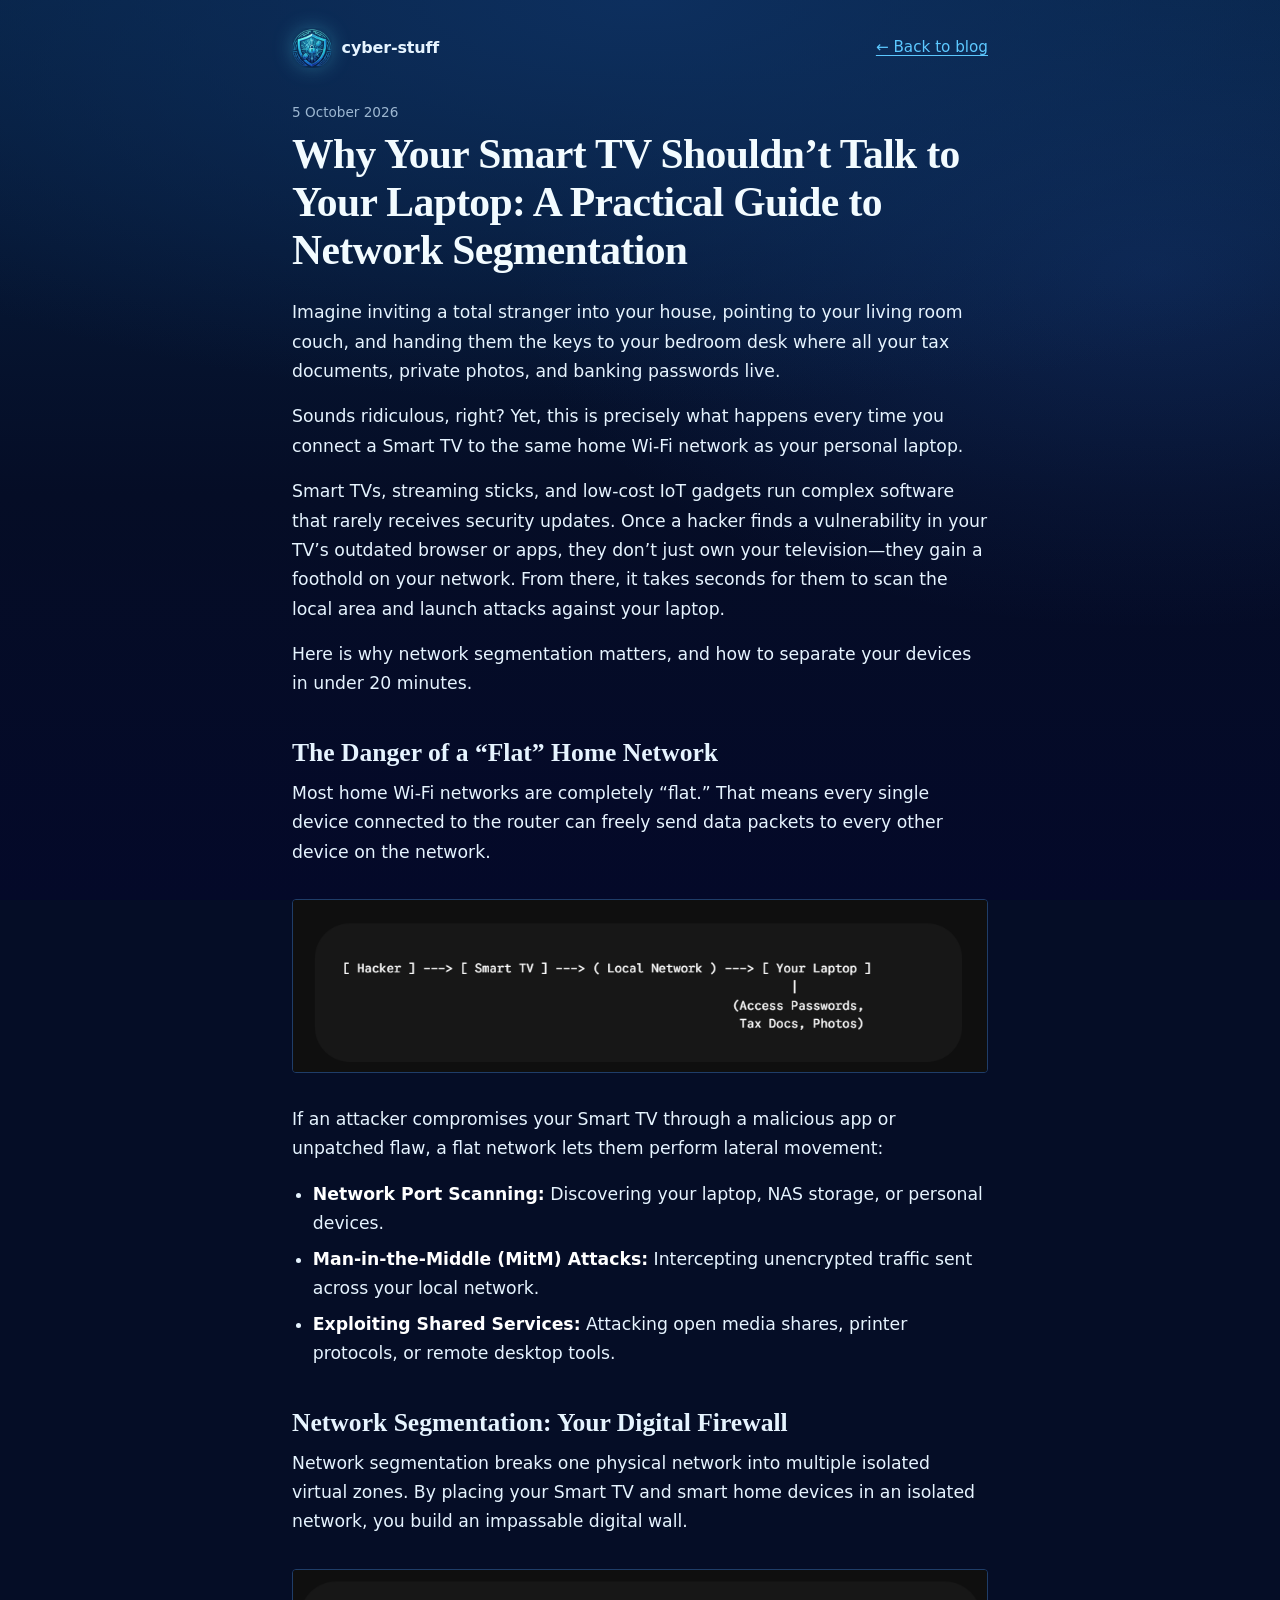
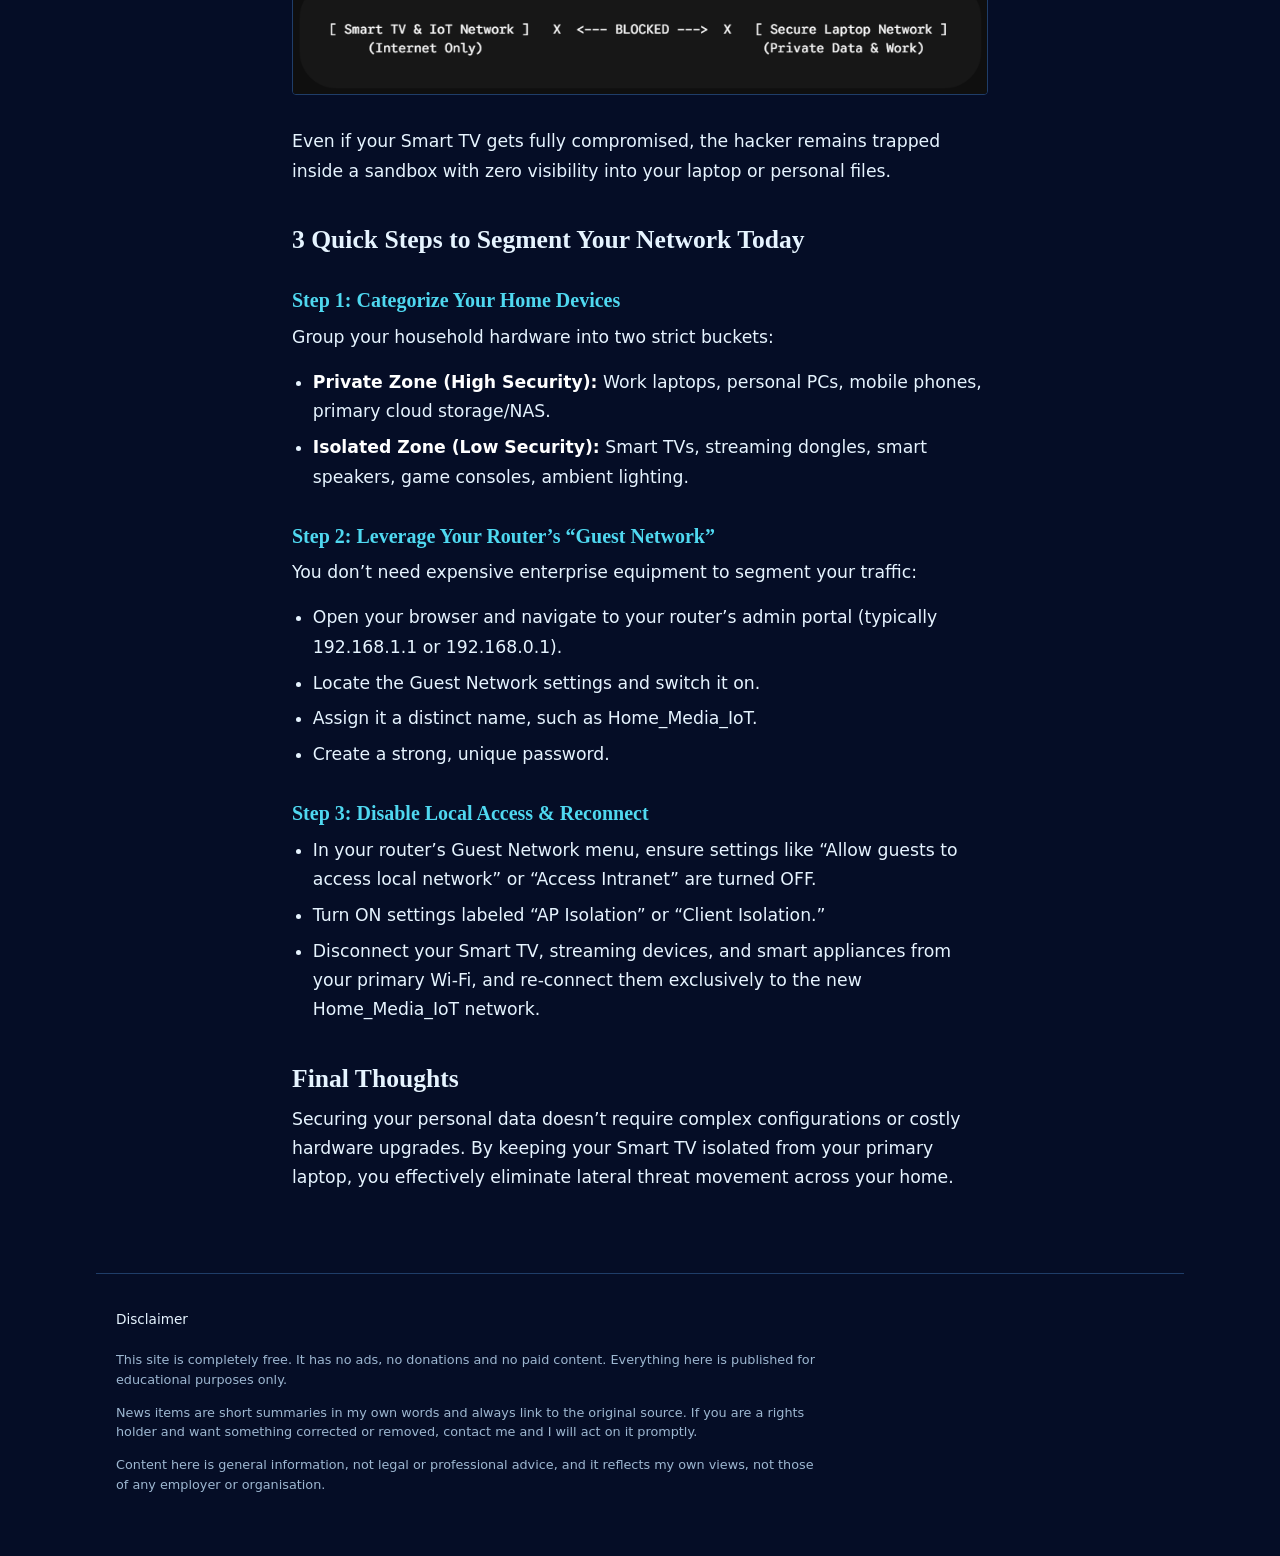
<file: posts/smart-tv-network-segmentation.html>
<!DOCTYPE html>
<html lang="en">
<head>
<meta charset="utf-8">
<meta name="viewport" content="width=device-width, initial-scale=1">
<title>Why Your Smart TV Shouldn’t Talk to Your Laptop: A Practical Guide to Network Segmentation | cyber-stuff</title>
<link rel="icon" type="image/png" href="../favicon.png">
<link rel="stylesheet" href="../style.css">
</head>
<body>

<header class="post-head">
  <a class="brand-link" href="../index.html">
    <img class="logo-sm" src="../logo-mark.png" alt="" width="40" height="40">
    <span>cyber-stuff</span>
  </a>
  <a class="back" href="../index.html#blog">&larr; Back to blog</a>
</header>

<main class="post">
  <p class="meta"><time datetime="2026-10-05">5 October 2026</time></p>
  <h1>Why Your Smart TV Shouldn’t Talk to Your Laptop: A Practical Guide to Network Segmentation</h1>

  <p>Imagine inviting a total stranger into your house, pointing to your living room couch, and handing them the keys to your bedroom desk where all your tax documents, private photos, and banking passwords live.</p>
  <p>Sounds ridiculous, right? Yet, this is precisely what happens every time you connect a Smart TV to the same home Wi-Fi network as your personal laptop.</p>
  <p>Smart TVs, streaming sticks, and low-cost IoT gadgets run complex software that rarely receives security updates. Once a hacker finds a vulnerability in your TV’s outdated browser or apps, they don’t just own your television—they gain a foothold on your network. From there, it takes seconds for them to scan the local area and launch attacks against your laptop.</p>
  <p>Here is why network segmentation matters, and how to separate your devices in under 20 minutes.</p>

  <h2>The Danger of a “Flat” Home Network</h2>
  <p>Most home Wi-Fi networks are completely “flat.” That means every single device connected to the router can freely send data packets to every other device on the network.</p>

  <figure>
    <img src="../images/tv-first.png" width="892" height="221"
         alt="Diagram of an attack path on a flat network: Hacker to Smart TV to Local Network to Your Laptop, ending in access to passwords, tax documents and photos.">
  </figure>

  <p>If an attacker compromises your Smart TV through a malicious app or unpatched flaw, a flat network lets them perform lateral movement:</p>
  <ul>
    <li><strong>Network Port Scanning:</strong> Discovering your laptop, NAS storage, or personal devices.</li>
    <li><strong>Man-in-the-Middle (MitM) Attacks:</strong> Intercepting unencrypted traffic sent across your local network.</li>
    <li><strong>Exploiting Shared Services:</strong> Attacking open media shares, printer protocols, or remote desktop tools.</li>
  </ul>

  <h2>Network Segmentation: Your Digital Firewall</h2>
  <p>Network segmentation breaks one physical network into multiple isolated virtual zones. By placing your Smart TV and smart home devices in an isolated network, you build an impassable digital wall.</p>

  <figure>
    <img src="../images/tv-second.png" width="847" height="152"
         alt="Diagram of a segmented network: the Smart TV and IoT network, with internet access only, is blocked from the secure laptop network that holds private data and work.">
  </figure>

  <p>Even if your Smart TV gets fully compromised, the hacker remains trapped inside a sandbox with zero visibility into your laptop or personal files.</p>

  <h2>3 Quick Steps to Segment Your Network Today</h2>

  <h3>Step 1: Categorize Your Home Devices</h3>
  <p>Group your household hardware into two strict buckets:</p>
  <ul>
    <li><strong>Private Zone (High Security):</strong> Work laptops, personal PCs, mobile phones, primary cloud storage/NAS.</li>
    <li><strong>Isolated Zone (Low Security):</strong> Smart TVs, streaming dongles, smart speakers, game consoles, ambient lighting.</li>
  </ul>

  <h3>Step 2: Leverage Your Router’s “Guest Network”</h3>
  <p>You don’t need expensive enterprise equipment to segment your traffic:</p>
  <ul>
    <li>Open your browser and navigate to your router’s admin portal (typically 192.168.1.1 or 192.168.0.1).</li>
    <li>Locate the Guest Network settings and switch it on.</li>
    <li>Assign it a distinct name, such as Home_Media_IoT.</li>
    <li>Create a strong, unique password.</li>
  </ul>

  <h3>Step 3: Disable Local Access &amp; Reconnect</h3>
  <ul>
    <li>In your router’s Guest Network menu, ensure settings like “Allow guests to access local network” or “Access Intranet” are turned OFF.</li>
    <li>Turn ON settings labeled “AP Isolation” or “Client Isolation.”</li>
    <li>Disconnect your Smart TV, streaming devices, and smart appliances from your primary Wi-Fi, and re-connect them exclusively to the new Home_Media_IoT network.</li>
  </ul>

  <h2>Final Thoughts</h2>
  <p>Securing your personal data doesn’t require complex configurations or costly hardware upgrades. By keeping your Smart TV isolated from your primary laptop, you effectively eliminate lateral threat movement across your home.</p>
</main>

<footer id="disclaimer">
  <h2>Disclaimer</h2>
  <p>This site is completely free. It has no ads, no donations and no paid content. Everything here is published for educational purposes only.</p>
  <p>News items are short summaries in my own words and always link to the original source. If you are a rights holder and want something corrected or removed, contact me and I will act on it promptly.</p>
  <p>Content here is general information, not legal or professional advice, and it reflects my own views, not those of any employer or organisation.</p>
</footer>

</body>
</html>
</file>
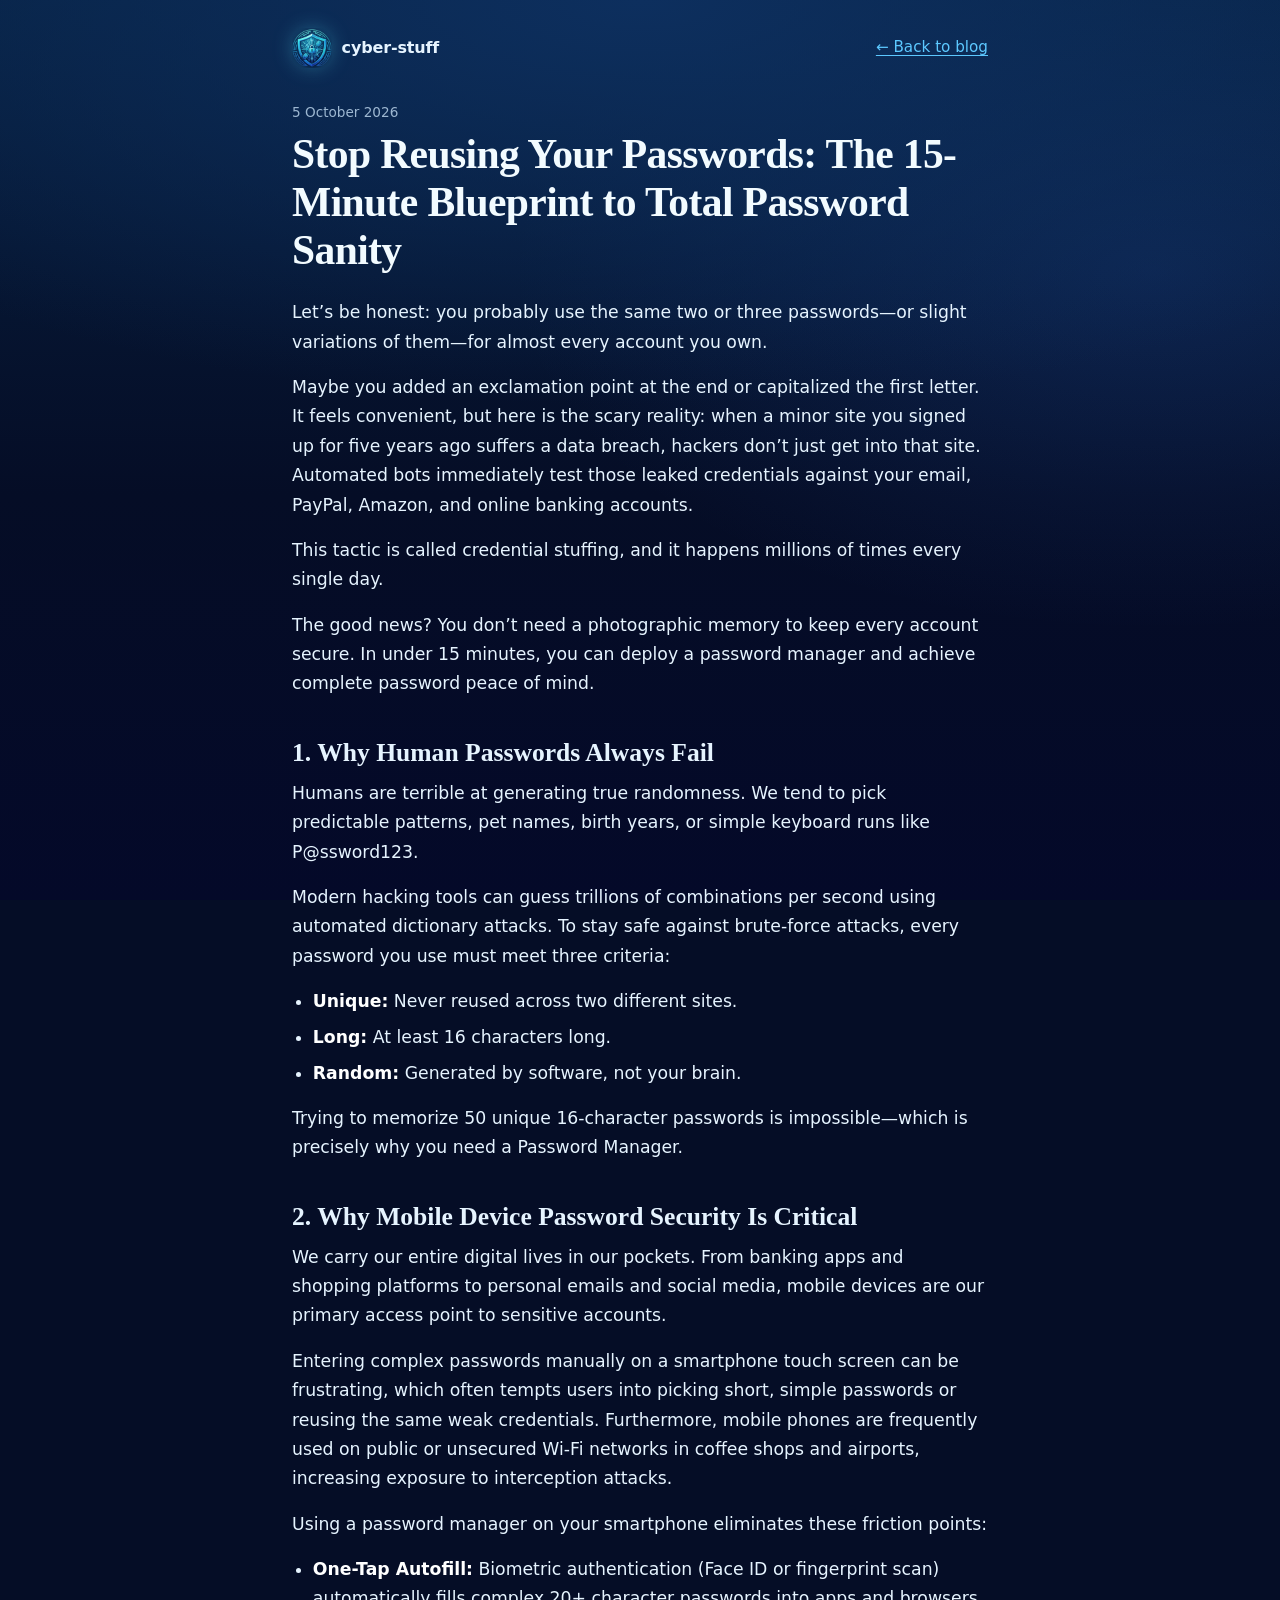
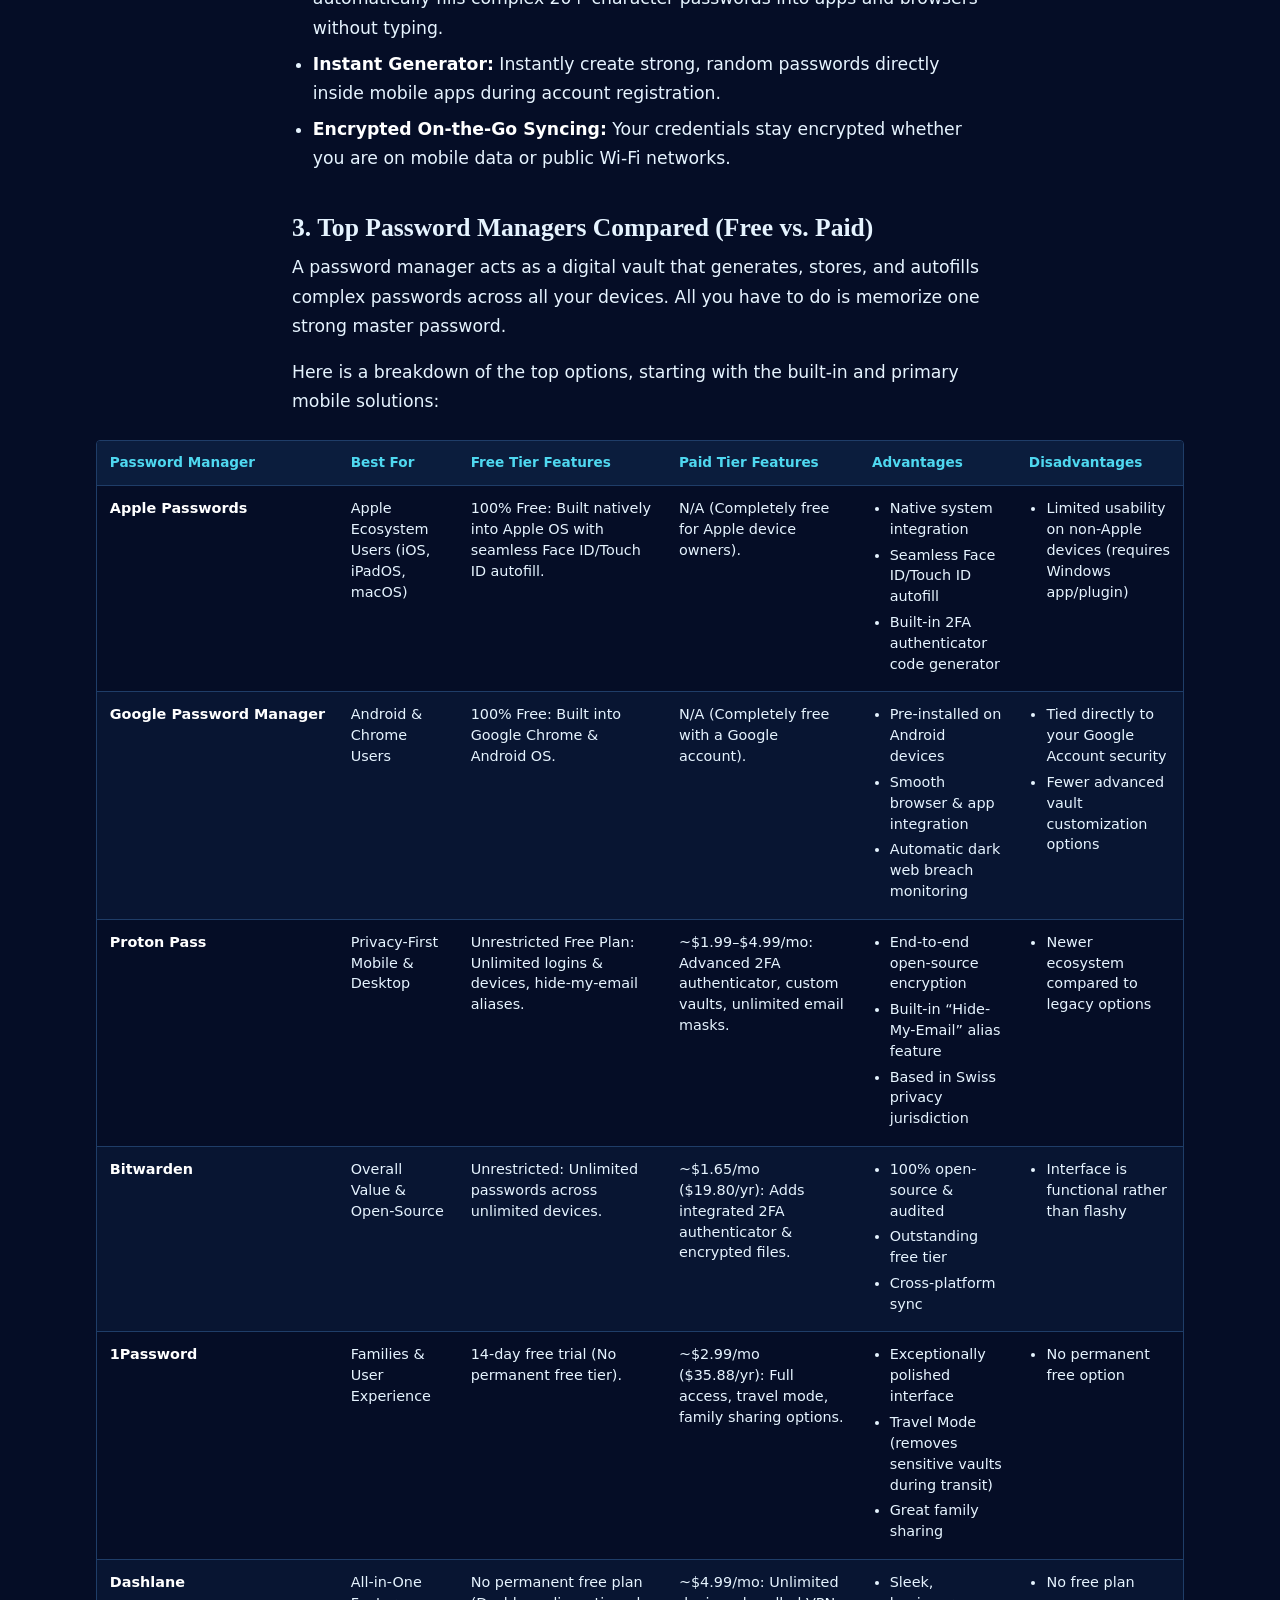
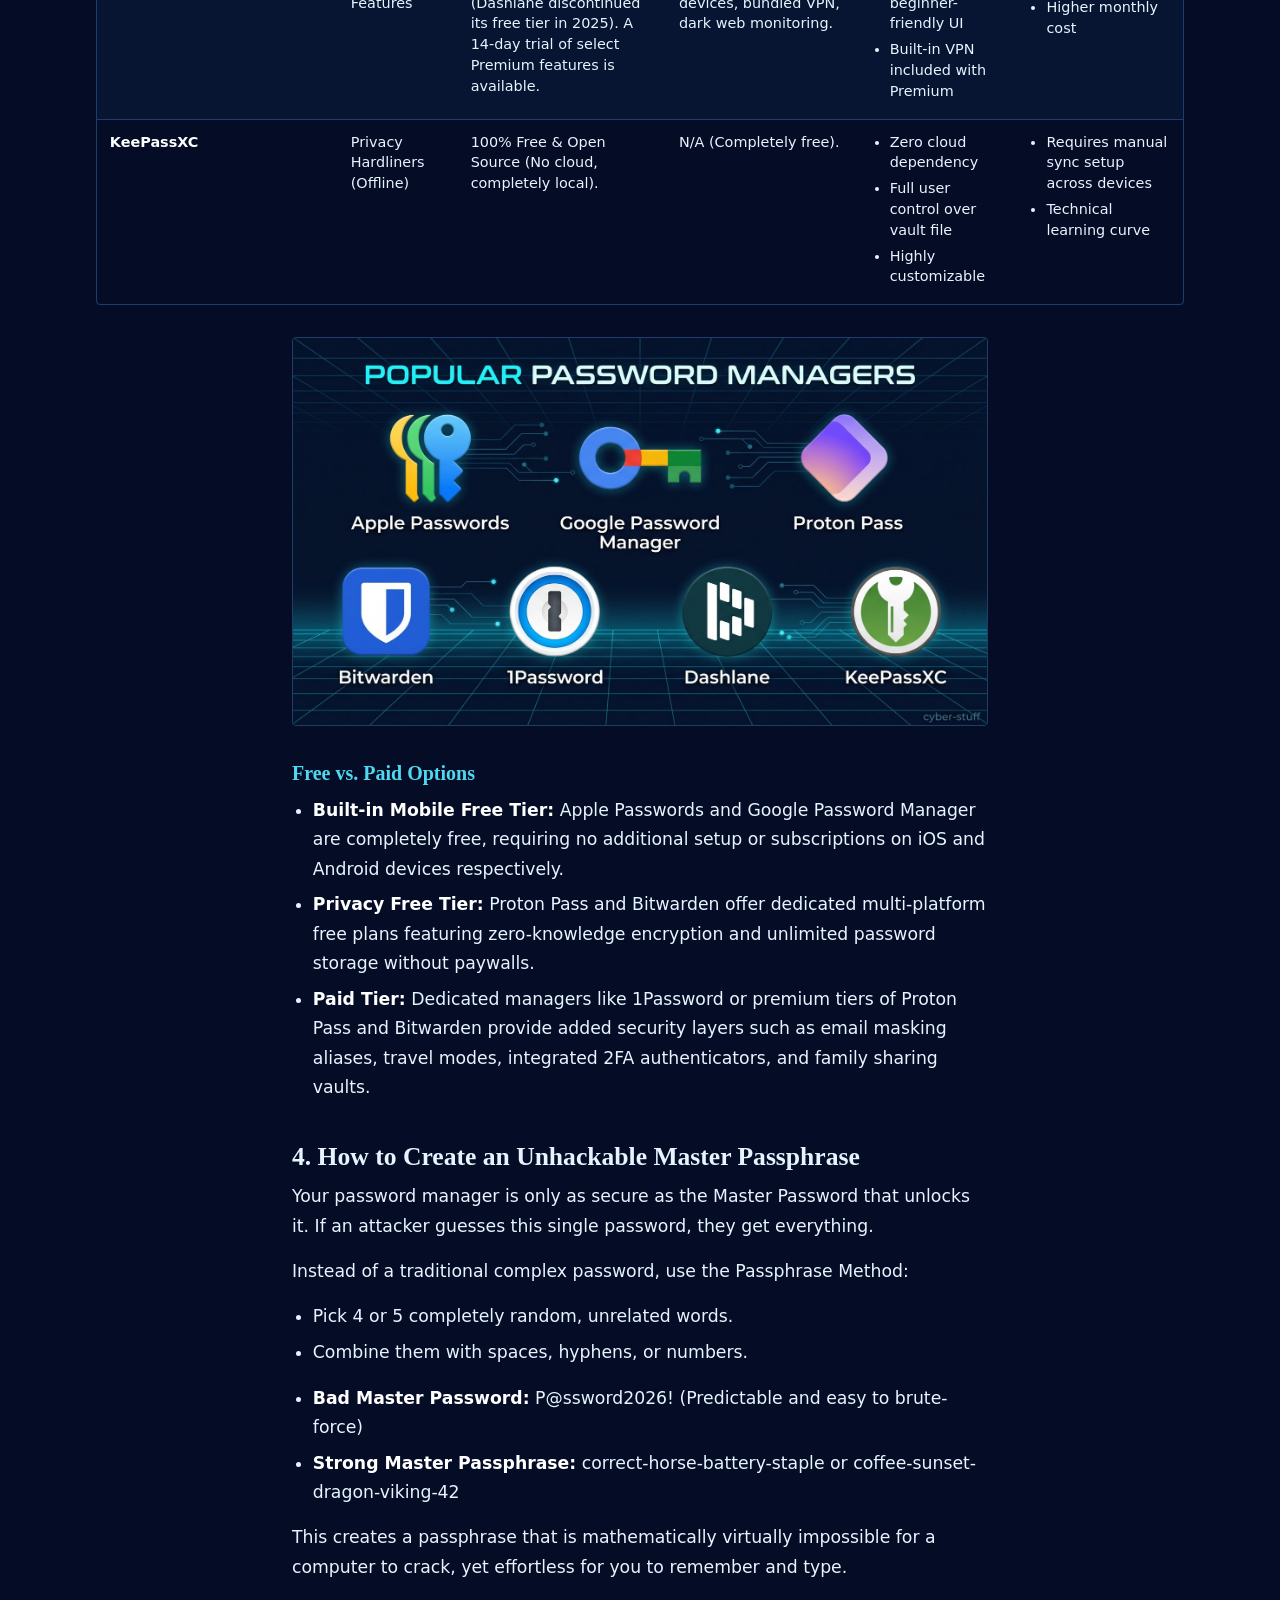
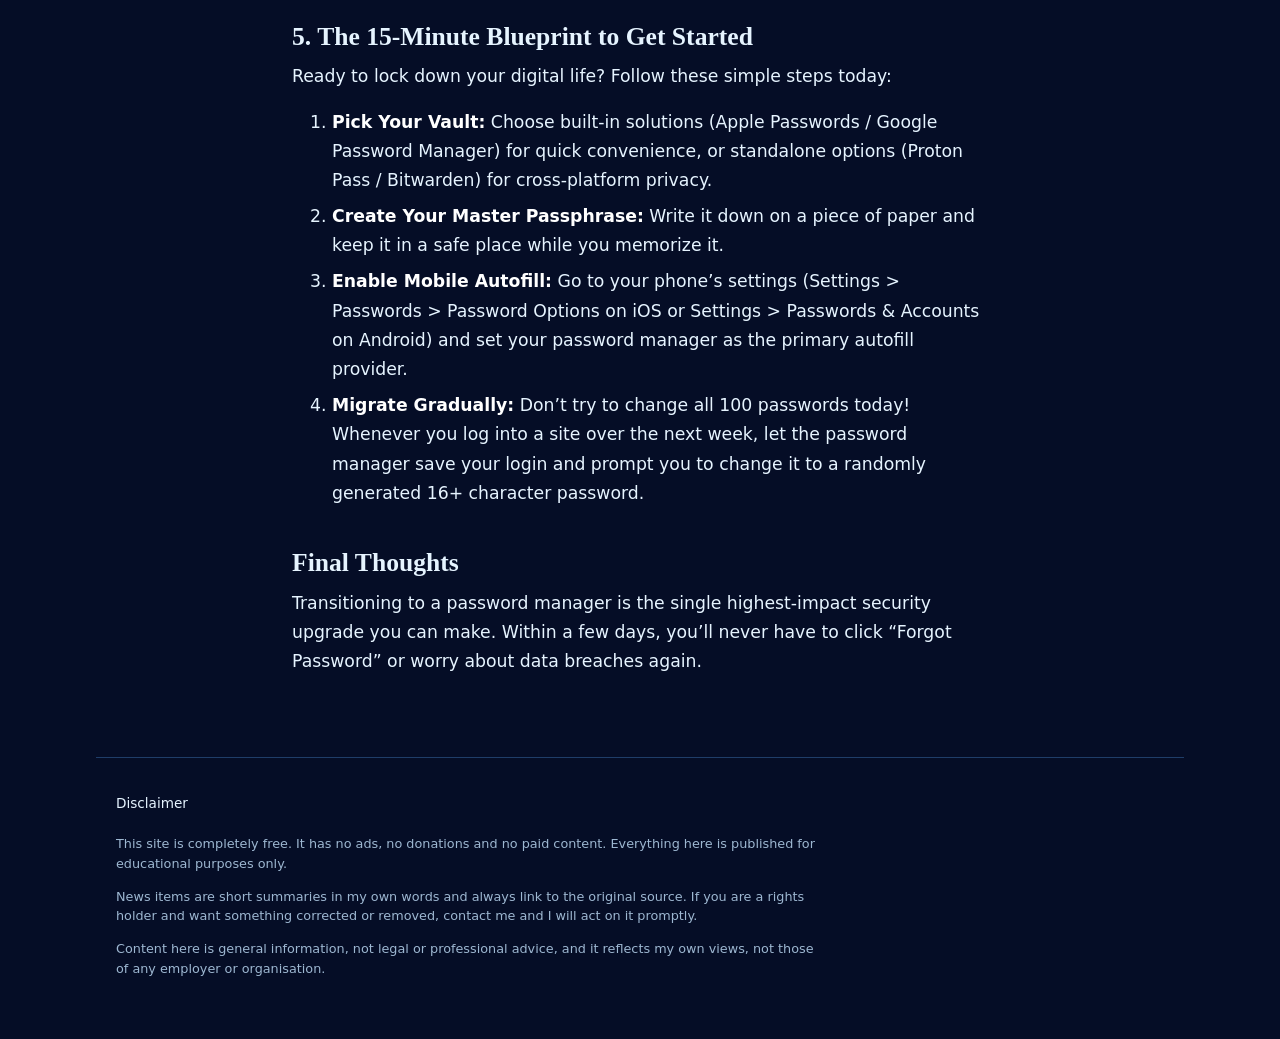
<file: posts/stop-reusing-passwords.html>
<!DOCTYPE html>
<html lang="en">
<head>
<meta charset="utf-8">
<meta name="viewport" content="width=device-width, initial-scale=1">
<title>Stop Reusing Your Passwords: The 15-Minute Blueprint to Total Password Sanity | cyber-stuff</title>
<link rel="icon" type="image/png" href="../favicon.png">
<link rel="stylesheet" href="../style.css">
</head>
<body>

<header class="post-head">
  <a class="brand-link" href="../index.html">
    <img class="logo-sm" src="../logo-mark.png" alt="" width="40" height="40">
    <span>cyber-stuff</span>
  </a>
  <a class="back" href="../index.html#blog">&larr; Back to blog</a>
</header>

<main class="post">
  <p class="meta"><time datetime="2026-10-05">5 October 2026</time></p>
  <h1>Stop Reusing Your Passwords: The 15-Minute Blueprint to Total Password Sanity</h1>

  <p>Let’s be honest: you probably use the same two or three passwords—or slight variations of them—for almost every account you own.</p>
  <p>Maybe you added an exclamation point at the end or capitalized the first letter. It feels convenient, but here is the scary reality: when a minor site you signed up for five years ago suffers a data breach, hackers don’t just get into that site. Automated bots immediately test those leaked credentials against your email, PayPal, Amazon, and online banking accounts.</p>
  <p>This tactic is called credential stuffing, and it happens millions of times every single day.</p>
  <p>The good news? You don’t need a photographic memory to keep every account secure. In under 15 minutes, you can deploy a password manager and achieve complete password peace of mind.</p>

  <h2>1. Why Human Passwords Always Fail</h2>
  <p>Humans are terrible at generating true randomness. We tend to pick predictable patterns, pet names, birth years, or simple keyboard runs like P@ssword123.</p>
  <p>Modern hacking tools can guess trillions of combinations per second using automated dictionary attacks. To stay safe against brute-force attacks, every password you use must meet three criteria:</p>
  <ul>
    <li><strong>Unique:</strong> Never reused across two different sites.</li>
    <li><strong>Long:</strong> At least 16 characters long.</li>
    <li><strong>Random:</strong> Generated by software, not your brain.</li>
  </ul>
  <p>Trying to memorize 50 unique 16-character passwords is impossible—which is precisely why you need a Password Manager.</p>

  <h2>2. Why Mobile Device Password Security Is Critical</h2>
  <p>We carry our entire digital lives in our pockets. From banking apps and shopping platforms to personal emails and social media, mobile devices are our primary access point to sensitive accounts.</p>
  <p>Entering complex passwords manually on a smartphone touch screen can be frustrating, which often tempts users into picking short, simple passwords or reusing the same weak credentials. Furthermore, mobile phones are frequently used on public or unsecured Wi-Fi networks in coffee shops and airports, increasing exposure to interception attacks.</p>
  <p>Using a password manager on your smartphone eliminates these friction points:</p>
  <ul>
    <li><strong>One-Tap Autofill:</strong> Biometric authentication (Face ID or fingerprint scan) automatically fills complex 20+ character passwords into apps and browsers without typing.</li>
    <li><strong>Instant Generator:</strong> Instantly create strong, random passwords directly inside mobile apps during account registration.</li>
    <li><strong>Encrypted On-the-Go Syncing:</strong> Your credentials stay encrypted whether you are on mobile data or public Wi-Fi networks.</li>
  </ul>

  <h2>3. Top Password Managers Compared (Free vs. Paid)</h2>
  <p>A password manager acts as a digital vault that generates, stores, and autofills complex passwords across all your devices. All you have to do is memorize one strong master password.</p>
  <p>Here is a breakdown of the top options, starting with the built-in and primary mobile solutions:</p>

  <div class="table-wrap" role="region" aria-label="Password managers comparison table" tabindex="0">
    <table class="compare">
      <thead>
        <tr>
          <th scope="col">Password Manager</th>
          <th scope="col">Best For</th>
          <th scope="col">Free Tier Features</th>
          <th scope="col">Paid Tier Features</th>
          <th scope="col">Advantages</th>
          <th scope="col">Disadvantages</th>
        </tr>
      </thead>
      <tbody>
        <tr>
          <th scope="row">Apple Passwords</th>
          <td>Apple Ecosystem Users (iOS, iPadOS, macOS)</td>
          <td>100% Free: Built natively into Apple OS with seamless Face ID/Touch ID autofill.</td>
          <td>N/A (Completely free for Apple device owners).</td>
          <td><ul><li>Native system integration</li><li>Seamless Face ID/Touch ID autofill</li><li>Built-in 2FA authenticator code generator</li></ul></td>
          <td><ul><li>Limited usability on non-Apple devices (requires Windows app/plugin)</li></ul></td>
        </tr>
        <tr>
          <th scope="row">Google Password Manager</th>
          <td>Android &amp; Chrome Users</td>
          <td>100% Free: Built into Google Chrome &amp; Android OS.</td>
          <td>N/A (Completely free with a Google account).</td>
          <td><ul><li>Pre-installed on Android devices</li><li>Smooth browser &amp; app integration</li><li>Automatic dark web breach monitoring</li></ul></td>
          <td><ul><li>Tied directly to your Google Account security</li><li>Fewer advanced vault customization options</li></ul></td>
        </tr>
        <tr>
          <th scope="row">Proton Pass</th>
          <td>Privacy-First Mobile &amp; Desktop</td>
          <td>Unrestricted Free Plan: Unlimited logins &amp; devices, hide-my-email aliases.</td>
          <td>~$1.99–$4.99/mo: Advanced 2FA authenticator, custom vaults, unlimited email masks.</td>
          <td><ul><li>End-to-end open-source encryption</li><li>Built-in “Hide-My-Email” alias feature</li><li>Based in Swiss privacy jurisdiction</li></ul></td>
          <td><ul><li>Newer ecosystem compared to legacy options</li></ul></td>
        </tr>
        <tr>
          <th scope="row">Bitwarden</th>
          <td>Overall Value &amp; Open-Source</td>
          <td>Unrestricted: Unlimited passwords across unlimited devices.</td>
          <td>~$1.65/mo ($19.80/yr): Adds integrated 2FA authenticator &amp; encrypted files.</td>
          <td><ul><li>100% open-source &amp; audited</li><li>Outstanding free tier</li><li>Cross-platform sync</li></ul></td>
          <td><ul><li>Interface is functional rather than flashy</li></ul></td>
        </tr>
        <tr>
          <th scope="row">1Password</th>
          <td>Families &amp; User Experience</td>
          <td>14-day free trial (No permanent free tier).</td>
          <td>~$2.99/mo ($35.88/yr): Full access, travel mode, family sharing options.</td>
          <td><ul><li>Exceptionally polished interface</li><li>Travel Mode (removes sensitive vaults during transit)</li><li>Great family sharing</li></ul></td>
          <td><ul><li>No permanent free option</li></ul></td>
        </tr>
        <tr>
          <th scope="row">Dashlane</th>
          <td>All-in-One Features</td>
          <td>No permanent free plan (Dashlane discontinued its free tier in 2025). A 14-day trial of select Premium features is available.</td>
          <td>~$4.99/mo: Unlimited devices, bundled VPN, dark web monitoring.</td>
          <td><ul><li>Sleek, beginner-friendly UI</li><li>Built-in VPN included with Premium</li></ul></td>
          <td><ul><li>No free plan</li><li>Higher monthly cost</li></ul></td>
        </tr>
        <tr>
          <th scope="row">KeePassXC</th>
          <td>Privacy Hardliners (Offline)</td>
          <td>100% Free &amp; Open Source (No cloud, completely local).</td>
          <td>N/A (Completely free).</td>
          <td><ul><li>Zero cloud dependency</li><li>Full user control over vault file</li><li>Highly customizable</li></ul></td>
          <td><ul><li>Requires manual sync setup across devices</li><li>Technical learning curve</li></ul></td>
        </tr>
      </tbody>
    </table>
  </div>

  <figure>
    <img src="../images/passwords-managers.jpg" width="1600" height="893"
         alt="Logos of seven popular password managers: Apple Passwords, Google Password Manager, Proton Pass, Bitwarden, 1Password, Dashlane and KeePassXC.">
  </figure>

  <h3>Free vs. Paid Options</h3>
  <ul>
    <li><strong>Built-in Mobile Free Tier:</strong> Apple Passwords and Google Password Manager are completely free, requiring no additional setup or subscriptions on iOS and Android devices respectively.</li>
    <li><strong>Privacy Free Tier:</strong> Proton Pass and Bitwarden offer dedicated multi-platform free plans featuring zero-knowledge encryption and unlimited password storage without paywalls.</li>
    <li><strong>Paid Tier:</strong> Dedicated managers like 1Password or premium tiers of Proton Pass and Bitwarden provide added security layers such as email masking aliases, travel modes, integrated 2FA authenticators, and family sharing vaults.</li>
  </ul>

  <h2>4. How to Create an Unhackable Master Passphrase</h2>
  <p>Your password manager is only as secure as the Master Password that unlocks it. If an attacker guesses this single password, they get everything.</p>
  <p>Instead of a traditional complex password, use the Passphrase Method:</p>
  <ul>
    <li>Pick 4 or 5 completely random, unrelated words.</li>
    <li>Combine them with spaces, hyphens, or numbers.</li>
  </ul>
  <ul>
    <li><strong>Bad Master Password:</strong> P@ssword2026! (Predictable and easy to brute-force)</li>
    <li><strong>Strong Master Passphrase:</strong> correct-horse-battery-staple or coffee-sunset-dragon-viking-42</li>
  </ul>
  <p>This creates a passphrase that is mathematically virtually impossible for a computer to crack, yet effortless for you to remember and type.</p>

  <h2>5. The 15-Minute Blueprint to Get Started</h2>
  <p>Ready to lock down your digital life? Follow these simple steps today:</p>
  <ol>
    <li><strong>Pick Your Vault:</strong> Choose built-in solutions (Apple Passwords / Google Password Manager) for quick convenience, or standalone options (Proton Pass / Bitwarden) for cross-platform privacy.</li>
    <li><strong>Create Your Master Passphrase:</strong> Write it down on a piece of paper and keep it in a safe place while you memorize it.</li>
    <li><strong>Enable Mobile Autofill:</strong> Go to your phone’s settings (Settings &gt; Passwords &gt; Password Options on iOS or Settings &gt; Passwords &amp; Accounts on Android) and set your password manager as the primary autofill provider.</li>
    <li><strong>Migrate Gradually:</strong> Don’t try to change all 100 passwords today! Whenever you log into a site over the next week, let the password manager save your login and prompt you to change it to a randomly generated 16+ character password.</li>
  </ol>

  <h2>Final Thoughts</h2>
  <p>Transitioning to a password manager is the single highest-impact security upgrade you can make. Within a few days, you’ll never have to click “Forgot Password” or worry about data breaches again.</p>
</main>

<footer id="disclaimer">
  <h2>Disclaimer</h2>
  <p>This site is completely free. It has no ads, no donations and no paid content. Everything here is published for educational purposes only.</p>
  <p>News items are short summaries in my own words and always link to the original source. If you are a rights holder and want something corrected or removed, contact me and I will act on it promptly.</p>
  <p>Content here is general information, not legal or professional advice, and it reflects my own views, not those of any employer or organisation.</p>
</footer>

</body>
</html>
</file>
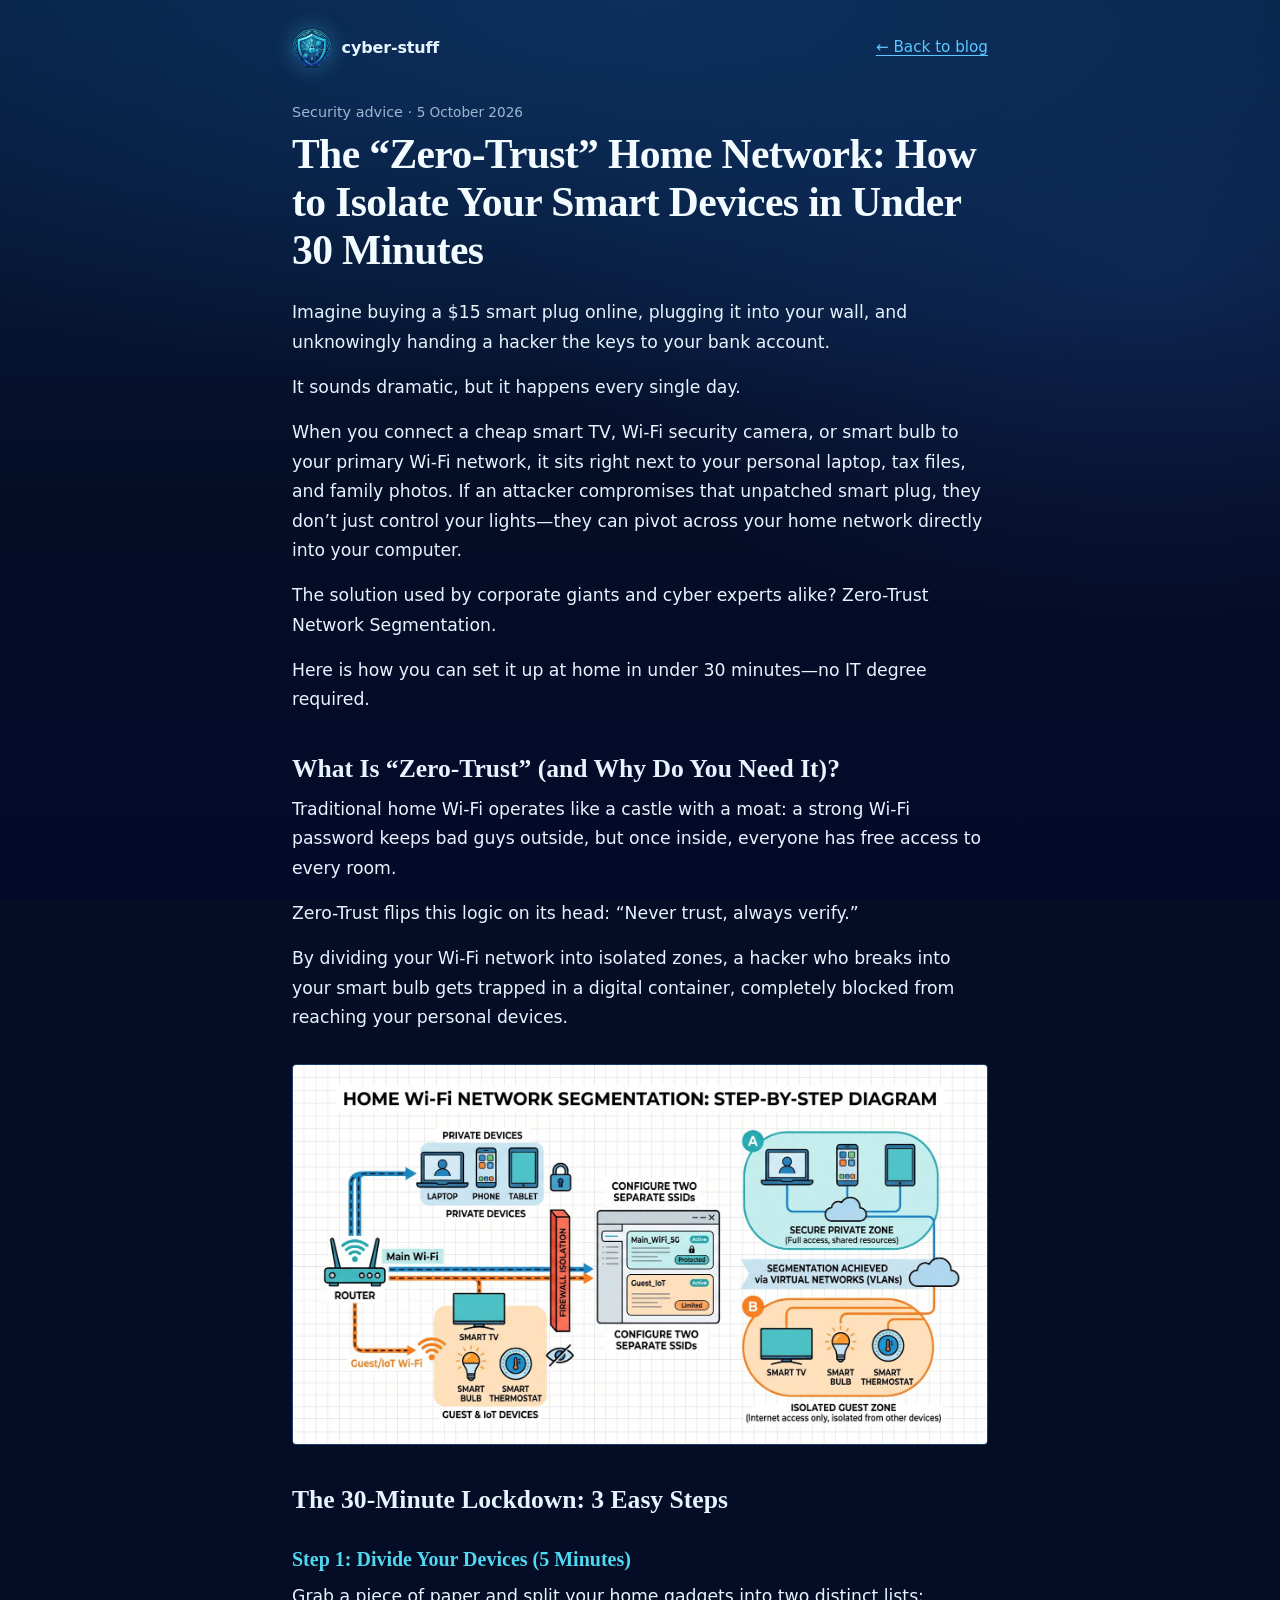
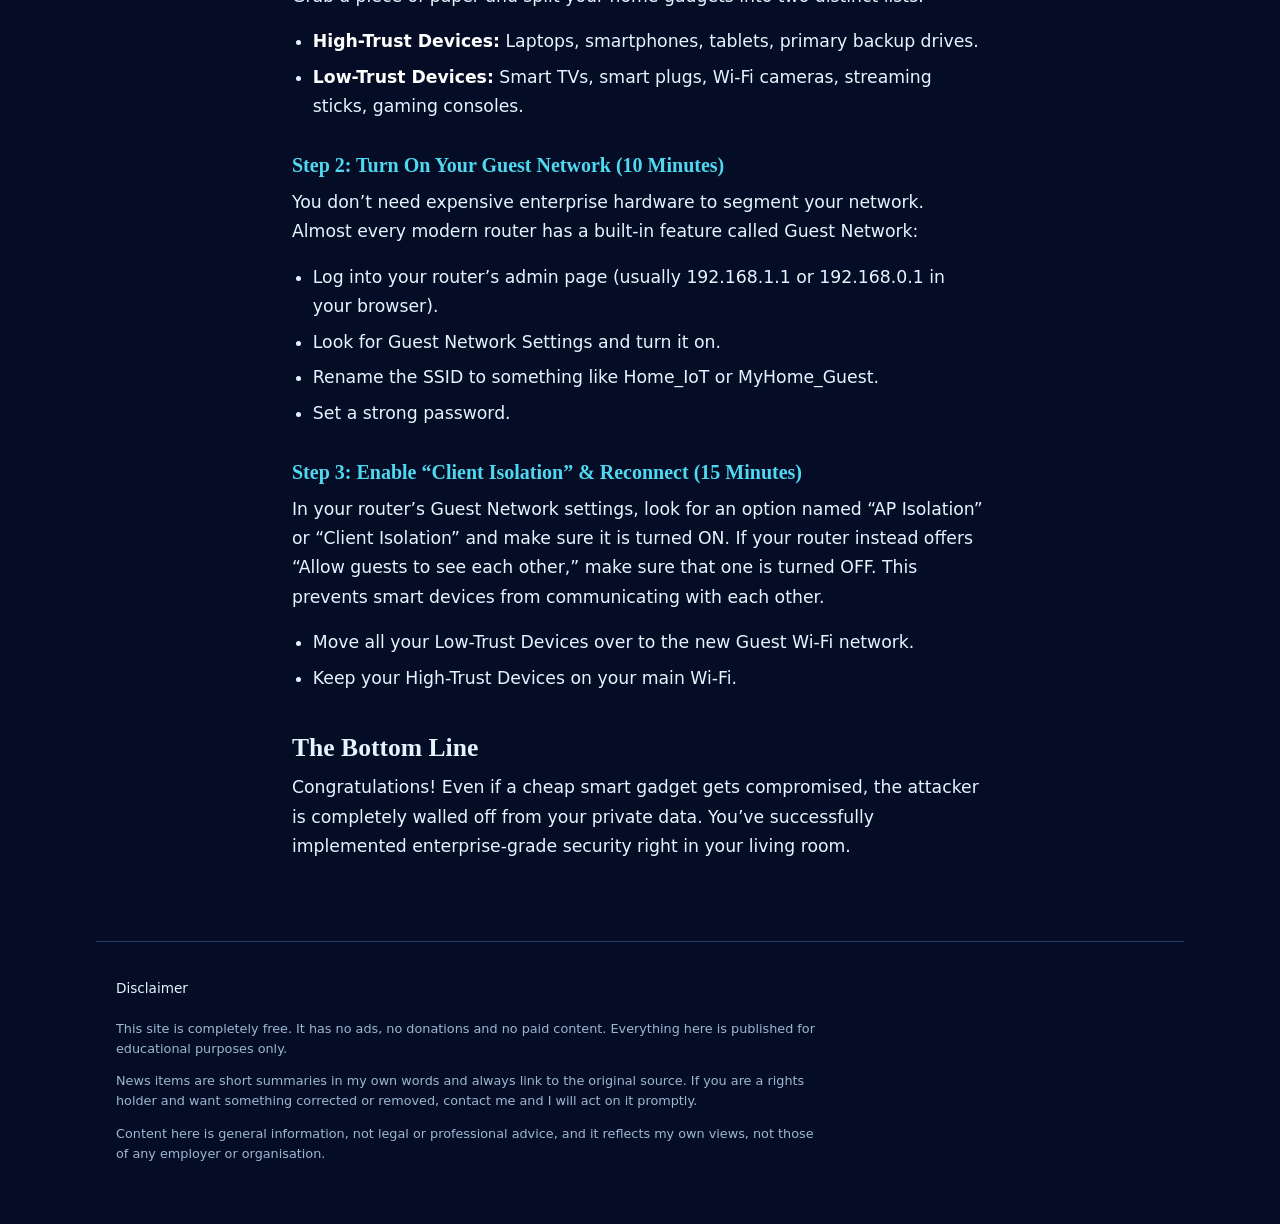
<file: posts/zero-trust-home-network.html>
<!DOCTYPE html>
<html lang="en">
<head>
<meta charset="utf-8">
<meta name="viewport" content="width=device-width, initial-scale=1">
<title>The “Zero-Trust” Home Network: How to Isolate Your Smart Devices in Under 30 Minutes | cyber-stuff</title>
<link rel="icon" type="image/png" href="../favicon.png">
<link rel="stylesheet" href="../style.css">
</head>
<body>

<header class="post-head">
  <a class="brand-link" href="../index.html">
    <img class="logo-sm" src="../logo-mark.png" alt="" width="40" height="40">
    <span>cyber-stuff</span>
  </a>
  <a class="back" href="../index.html#blog">&larr; Back to blog</a>
</header>

<main class="post">
  <p class="meta">Security advice &middot; <time datetime="2026-10-05">5 October 2026</time></p>
  <h1>The “Zero-Trust” Home Network: How to Isolate Your Smart Devices in Under 30 Minutes</h1>

  <p>Imagine buying a $15 smart plug online, plugging it into your wall, and unknowingly handing a hacker the keys to your bank account.</p>
  <p>It sounds dramatic, but it happens every single day.</p>
  <p>When you connect a cheap smart TV, Wi-Fi security camera, or smart bulb to your primary Wi-Fi network, it sits right next to your personal laptop, tax files, and family photos. If an attacker compromises that unpatched smart plug, they don’t just control your lights—they can pivot across your home network directly into your computer.</p>
  <p>The solution used by corporate giants and cyber experts alike? Zero-Trust Network Segmentation.</p>
  <p>Here is how you can set it up at home in under 30 minutes—no IT degree required.</p>

  <h2>What Is “Zero-Trust” (and Why Do You Need It)?</h2>
  <p>Traditional home Wi-Fi operates like a castle with a moat: a strong Wi-Fi password keeps bad guys outside, but once inside, everyone has free access to every room.</p>
  <p>Zero-Trust flips this logic on its head: “Never trust, always verify.”</p>
  <p>By dividing your Wi-Fi network into isolated zones, a hacker who breaks into your smart bulb gets trapped in a digital container, completely blocked from reaching your personal devices.</p>

  <figure>
    <img src="../images/zero-trust-diagram.jpg" width="1600" height="873"
         alt="Diagram of home Wi-Fi network segmentation: a router feeds a private zone with laptop, phone and tablet, and a separate isolated guest zone with smart TV, smart bulb and smart thermostat, divided by a firewall isolation barrier.">
  </figure>

  <h2>The 30-Minute Lockdown: 3 Easy Steps</h2>

  <h3>Step 1: Divide Your Devices (5 Minutes)</h3>
  <p>Grab a piece of paper and split your home gadgets into two distinct lists:</p>
  <ul>
    <li><strong>High-Trust Devices:</strong> Laptops, smartphones, tablets, primary backup drives.</li>
    <li><strong>Low-Trust Devices:</strong> Smart TVs, smart plugs, Wi-Fi cameras, streaming sticks, gaming consoles.</li>
  </ul>

  <h3>Step 2: Turn On Your Guest Network (10 Minutes)</h3>
  <p>You don’t need expensive enterprise hardware to segment your network. Almost every modern router has a built-in feature called Guest Network:</p>
  <ul>
    <li>Log into your router’s admin page (usually 192.168.1.1 or 192.168.0.1 in your browser).</li>
    <li>Look for Guest Network Settings and turn it on.</li>
    <li>Rename the SSID to something like Home_IoT or MyHome_Guest.</li>
    <li>Set a strong password.</li>
  </ul>

  <h3>Step 3: Enable “Client Isolation” &amp; Reconnect (15 Minutes)</h3>
  <p>In your router’s Guest Network settings, look for an option named “AP Isolation” or “Client Isolation” and make sure it is turned ON. If your router instead offers “Allow guests to see each other,” make sure that one is turned OFF. This prevents smart devices from communicating with each other.</p>
  <ul>
    <li>Move all your Low-Trust Devices over to the new Guest Wi-Fi network.</li>
    <li>Keep your High-Trust Devices on your main Wi-Fi.</li>
  </ul>

  <h2>The Bottom Line</h2>
  <p>Congratulations! Even if a cheap smart gadget gets compromised, the attacker is completely walled off from your private data. You’ve successfully implemented enterprise-grade security right in your living room.</p>
</main>

<footer id="disclaimer">
  <h2>Disclaimer</h2>
  <p>This site is completely free. It has no ads, no donations and no paid content. Everything here is published for educational purposes only.</p>
  <p>News items are short summaries in my own words and always link to the original source. If you are a rights holder and want something corrected or removed, contact me and I will act on it promptly.</p>
  <p>Content here is general information, not legal or professional advice, and it reflects my own views, not those of any employer or organisation.</p>
</footer>

</body>
</html>
</file>
<file: style.css>
:root {
  --paper: #050d26;
  --card: #0b1d3d;
  --ink: #e6f4ff;
  --slate: #9db7d1;
  --line: #1f3d68;
  --amber: #4fd8f0;   /* bright cyan accent: tag strips, focus rings, highlights */
  --teal: #5cc8ff;    /* links and scrollbars */
  --serif: Charter, "Iowan Old Style", "Palatino Linotype", Georgia, serif;
  --sans: system-ui, -apple-system, "Segoe UI", Roboto, sans-serif;
}

* { box-sizing: border-box; }
html {
  scroll-padding-top: 1rem;
  background: var(--paper);
}
body {
  margin: 0;
  min-height: 100vh;
  color: var(--ink);
  font-family: var(--sans);
  line-height: 1.55;
  background:
    radial-gradient(ellipse 80% 45% at 50% 0%, #0d2f5e 0%, rgba(13,47,94,0) 100%),
    radial-gradient(ellipse 50% 40% at 90% 30%, rgba(47,111,224,.18) 0%, rgba(47,111,224,0) 100%),
    linear-gradient(180deg, #072142 0%, #050d26 55%, #040929 100%);
  background-repeat: no-repeat;
  background-attachment: fixed;
}
a { color: var(--teal); text-underline-offset: 3px; }
a:focus-visible { outline: 3px solid var(--amber); outline-offset: 2px; }

/* Masthead with logo */
.masthead {
  max-width: 68rem;
  margin: 0 auto;
  padding: 2.75rem 1.25rem 1.5rem;
  border-bottom: 1px solid var(--line);
}
.brand { display: flex; align-items: center; gap: 1.1rem; margin-bottom: .6rem; }
.masthead h1 {
  font-family: var(--sans);
  font-weight: 700;
  font-size: clamp(2.2rem, 6vw, 3.6rem);
  line-height: 1.05;
  margin: 0;
  letter-spacing: -0.025em;
  color: #f2fbff;
  text-shadow: 0 0 22px rgba(79,216,240,.45);
}
.logo {
  width: clamp(3.5rem, 9vw, 5.5rem);
  height: auto;
  flex: none;
  filter: drop-shadow(0 0 16px rgba(79,216,240,.35));
}
.masthead p { margin: 0 0 1.25rem; color: var(--slate); max-width: 40rem; }
.masthead nav { display: flex; gap: 1.5rem; flex-wrap: wrap; }
.masthead nav a { color: var(--ink); font-weight: 600; text-decoration-color: var(--line); }
.masthead nav a:hover { color: var(--amber); }

/* Layout: blog on top, news below */
.layout {
  max-width: 68rem;
  margin: 0 auto;
  padding: 2rem 1.25rem 1rem;
  display: grid;
  grid-template-columns: 1fr;
  gap: 3rem;
}

section h2, footer h2 {
  font-family: var(--serif);
  font-size: 1.6rem;
  margin-bottom:1.25rem;
}
.lead { margin: 0 0 1.25rem; color: var(--slate); }

/* Blog cards styled as evidence tags */
.tags { display: grid; gap: 1rem; grid-template-columns: repeat(auto-fill, minmax(15rem, 1fr)); }
.tag {
  position: relative;
  background: var(--card);
  border: 1px solid var(--line);
  border-left: 10px solid var(--amber);
  padding: 1.1rem 1.1rem 1.1rem 1.25rem;
  min-height: 10rem;
}
.tag::before {
  content: "";
  position: absolute;
  top: .8rem; right: .8rem;
  width: .8rem; height: .8rem;
  border-radius: 50%;
  border: 2px solid var(--line);
  background: var(--paper);
}
.tag .kind { font-size: .85rem; color: var(--slate); font-weight: 600; }
.tag h3 { font-family: var(--serif); font-size: 1.2rem; line-height: 1.25; margin: .5rem 0 .4rem; }
.tag h3 a { color: var(--ink); text-decoration: none; }
.tag h3 a:hover { text-decoration: underline; }
.tag p { margin: 0 0 .5rem; color: var(--slate); font-size: .95rem; }
time { font-size: .85rem; color: var(--slate); }
.tag.empty { border-left-color: var(--line); border-style: dashed; border-left-width: 10px; background: transparent; }
.tag.empty h3 { color: var(--slate); }


/* Independent scroll areas */
.scroller {
  max-height: 70vh;
  overflow-y: auto;
  padding-right: .6rem;
  scrollbar-width: thin;
  scrollbar-color: var(--teal) var(--line);
}
.scroller::-webkit-scrollbar { width: 8px; }
.scroller::-webkit-scrollbar-track { background: var(--line); border-radius: 4px; }
.scroller::-webkit-scrollbar-thumb { background: var(--teal); border-radius: 4px; }
.scroller:focus-visible { outline: 3px solid var(--amber); outline-offset: 4px; }

/* Footer disclaimer: small, regular weight */
footer {
  max-width: 68rem;
  margin: 2rem auto 0;
  padding: 1.5rem 1.25rem 3rem;
  border-top: 1px solid var(--line);
}
footer h2 { font-family: var(--sans); font-size: .85rem; font-weight: 400; }
footer p { max-width: 44rem; color: var(--slate); font-size: .8rem; font-weight: 400; }

/* Search (right side of the nav row) */
.navrow { display: flex; align-items: center; gap: 1.5rem; flex-wrap: wrap; }
.search { position: relative; width: 15rem; max-width: 100%; order: 2; margin-left: auto; }
.search input {
  width: 100%;
  font: inherit;
  padding: .45rem .75rem;
  color: var(--ink);
  background: var(--card);
  border: 1px solid var(--line);
  border-radius: 4px;
}
.search input::placeholder { color: var(--slate); }
.search input:focus-visible { outline: 3px solid var(--amber); outline-offset: 1px; }
#search-results {
  position: absolute;
  top: calc(100% + 4px);
  left: 0;
  right: 0;
  z-index: 10;
  margin: 0;
  padding: .25rem;
  list-style: none;
  background: var(--card);
  border: 1px solid var(--teal);
  border-radius: 4px;
  max-height: 18rem;
  overflow-y: auto;
}
#search-results[hidden] { display: none; }
#search-results button {
  display: block;
  width: 100%;
  text-align: left;
  font: inherit;
  font-size: .95rem;
  padding: .5rem .6rem;
  color: var(--ink);
  background: none;
  border: 0;
  border-radius: 3px;
  cursor: pointer;
}
#search-results button:hover,
#search-results button:focus-visible { background: #12315c; outline: none; }
#search-results .rtype { color: var(--teal); font-size: .8rem; margin-right: .35rem; }
#search-results .none { padding: .5rem .6rem; color: var(--slate); font-size: .95rem; }
.hit { outline: 3px solid var(--amber); outline-offset: 3px; }

/* Photo cards on the home page */
.tag.photo {
  display: flex;
  flex-direction: column;
  justify-content: space-between;
  min-height: 15rem;
  background-color: var(--card);
  background-size: cover;
  background-position: center;
  isolation: isolate;
  overflow: hidden;
}
.tag.photo::before { display: none; }
.tag.photo::after {
  content: "";
  position: absolute;
  inset: 0;
  z-index: -1;
  background: linear-gradient(to top, rgba(3,9,28,.93) 0%, rgba(3,9,28,.55) 45%, rgba(3,9,28,.12) 100%);
}
.tag.photo .kind {
  align-self: flex-start;
  margin: 0;
  padding: .15rem .55rem;
  color: #c9efff;
  background: rgba(3,9,28,.6);
  border-radius: 3px;
}
.tag.photo h3 { margin: 2.5rem 0 0; font-size: 1.1rem; color: #fff; text-shadow: 0 1px 8px rgba(0,0,0,.7); }
.tag.photo h3 a { color: #fff; }
.tag.photo h3 a::after { content: ""; position: absolute; inset: 0; z-index: 1; }
.tag.photo:hover h3 a { text-decoration: underline; }

/* Blog post pages */
.post-head {
  max-width: 46rem;
  margin: 0 auto;
  padding: 1.75rem 1.25rem .5rem;
  display: flex;
  align-items: center;
  justify-content: space-between;
  gap: 1rem;
  flex-wrap: wrap;
}
.brand-link { display: inline-flex; align-items: center; gap: .6rem; color: var(--ink); font-weight: 700; text-decoration: none; letter-spacing: -0.01em; }
.logo-sm { width: 2.5rem; height: auto; filter: drop-shadow(0 0 10px rgba(79,216,240,.35)); }
.post-head .back { font-size: .95rem; }
.post { max-width: 46rem; margin: 0 auto; padding: 1.5rem 1.25rem 2rem; }
.post .meta { margin: 0 0 .4rem; color: var(--slate); font-size: .9rem; }
.post h1 { font-family: var(--serif); font-size: clamp(1.8rem, 4.5vw, 2.6rem); line-height: 1.15; margin: 0 0 1.5rem; letter-spacing: -0.015em; color: #f2fbff; }
.post h2 { font-family: var(--serif); font-size: 1.6rem; line-height: 1.25; margin: 2.4rem 0 .6rem; }
.post h3 { font-family: var(--serif); font-size: 1.25rem; margin: 1.8rem 0 .4rem; color: var(--amber); }
.post p, .post li { font-size: 1.08rem; line-height: 1.7; }
.post p { margin: 0 0 1rem; }
.post ul { padding-left: 1.3rem; margin: 0 0 1rem; }
.post li { margin-bottom: .4rem; }
.post strong { color: #fff; }
.post figure { margin: 2rem 0; }
.post img { display: block; max-width: 100%; height: auto; border-radius: 4px; border: 1px solid var(--line); background: #fff; }

/* Wide comparison table inside a blog post */
.table-wrap {
  width: min(68rem, calc(100vw - 2.5rem));
  margin: 1.5rem 0 2rem;
  position: relative;
  left: 50%;
  transform: translateX(-50%);
  overflow-x: auto;
  border: 1px solid var(--line);
  border-radius: 4px;
  scrollbar-width: thin;
  scrollbar-color: var(--teal) var(--line);
}
.table-wrap:focus-visible { outline: 3px solid var(--amber); outline-offset: 3px; }
table.compare { border-collapse: collapse; width: 100%; min-width: 60rem; font-size: .9rem; }
table.compare th, table.compare td {
  padding: .75rem .8rem;
  text-align: left;
  vertical-align: top;
  border-bottom: 1px solid var(--line);
  line-height: 1.45;
}
table.compare thead th { background: var(--card); color: var(--amber); font-size: .85rem; white-space: nowrap; }
table.compare tbody th { color: #fff; font-weight: 700; white-space: nowrap; }
table.compare tbody tr:nth-child(even) { background: rgba(11,29,61,.55); }
table.compare tbody tr:last-child th, table.compare tbody tr:last-child td { border-bottom: 0; }
table.compare ul { margin: 0; padding-left: 1.1rem; }
.post table.compare li { font-size: inherit; line-height: 1.45; margin-bottom: .3rem; }

/* ===== Responsive layout: desktop, tablet, mobile ===== */

/* Prevent any sideways page scroll (the wide table scrolls inside its own box) */
body { overflow-x: hidden; }
img { max-width: 100%; }

/* Very large screens: scale everything up slightly */
@media (min-width: 1400px) {
  html { font-size: 106.25%; }
}

/* Tablet (up to 900px) */
@media (max-width: 900px) {
  .masthead { padding: 2rem 1.25rem 1.25rem; }
  .layout { padding-top: 1.5rem; gap: 2.25rem; }
  .tags { grid-template-columns: repeat(2, minmax(0, 1fr)); }
  .scroller { max-height: 65vh; }
  .post-head, .post { max-width: 40rem; }
}

/* Mobile (up to 600px) */
@media (max-width: 600px) {
  .masthead { padding: 1.5rem 1rem 1rem; }
  .masthead h1 { font-size: 2rem; }
  .brand { gap: .75rem; }
  .logo { width: 3.25rem; }

  /* Navigation: links first, search below at full width */
  .navrow { gap: .9rem; }
  .masthead nav { gap: 1.1rem; }
  .masthead nav a { padding: .35rem 0; }
  .search { order: 2; width: 100%; margin-left: 0; }
  .search input { font-size: 16px; padding: .6rem .8rem; } /* 16px stops iPhone auto-zoom */
  #search-results button { padding: .75rem .6rem; }          /* bigger touch targets */

  /* Layout */
  .layout { padding: 1.25rem 1rem .5rem; gap: 2rem; }
  section h2 { font-size: 1.4rem; }
  .tags { grid-template-columns: 1fr; }
  .tag.photo { min-height: 12.5rem; }
  .scroller { max-height: 60vh; padding-right: .4rem; }

  /* Blog post pages */
  .post-head { padding: 1.25rem 1rem .25rem; }
  .post { padding: 1rem 1rem 1.5rem; }
  .post h1 { font-size: 1.7rem; }
  .post h2 { font-size: 1.35rem; margin-top: 2rem; }
  .post p, .post li { font-size: 1.02rem; line-height: 1.65; }
  .table-wrap { margin: 1.25rem 0 1.5rem; }

  /* Footer */
  footer { padding: 1.25rem 1rem 2.5rem; }
}

/* Reliable news sources */
.sources {
  list-style: none;
  margin: 0;
  padding: 0 .6rem 0 0;
  display: grid;
  gap: 1rem;
  grid-template-columns: repeat(auto-fill, minmax(min(17rem, 100%), 1fr));
}
.source {
  position: relative;
  background: var(--card);
  border: 1px solid var(--line);
  border-radius: 4px;
  padding: 1rem 1.1rem;
}
.source:hover { border-color: var(--teal); }
.source:focus-within { outline: 3px solid var(--amber); outline-offset: 2px; }
.source .stype {
  display: inline-block;
  font-size: .8rem;
  font-weight: 600;
  color: var(--amber);
  margin-bottom: .4rem;
}
.source h3 { font-family: var(--serif); font-size: 1.15rem; line-height: 1.25; margin: 0 0 .4rem; }
.source h3 a { color: var(--ink); text-decoration: none; }
.source h3 a:focus-visible { outline: none; }
.source h3 a::after { content: ""; position: absolute; inset: 0; }   /* whole card is clickable */
.source p { margin: 0 0 .5rem; color: var(--slate); font-size: .95rem; }
.source .host { margin: 0; font-size: .85rem; color: var(--teal); }
.source.empty { border-style: dashed; background: transparent; }
.source.empty h3 { color: var(--slate); }

/* Phishing domain checker */
.check-form label { display: block; margin: 1.5rem 0 .5rem; font-weight: 600; }
.check-row { display: flex; gap: .6rem; flex-wrap: wrap; }
.check-row input {
  flex: 1 1 14rem;
  min-width: 0;
  font: inherit;
  font-size: 1rem;
  padding: .7rem .9rem;
  color: var(--ink);
  background: var(--card);
  border: 1px solid var(--line);
  border-radius: 4px;
}
.check-row input::placeholder { color: var(--slate); }
.check-row input:focus-visible, .check-row button:focus-visible { outline: 3px solid var(--amber); outline-offset: 2px; }
.check-row button {
  font: inherit;
  font-weight: 700;
  padding: .7rem 1.4rem;
  color: #04112b;
  background: var(--amber);
  border: 0;
  border-radius: 4px;
  cursor: pointer;
}
.check-result { margin: 1.5rem 0 2rem; min-height: 1rem; }
.check-box { padding: 1rem 1.2rem; border: 1px solid var(--line); border-left-width: 8px; border-radius: 4px; background: var(--card); }
.check-box h3 { margin: 0 0 .5rem; font-family: var(--serif); font-size: 1.25rem; color: #fff; }
.check-box p { margin: 0 0 .5rem; font-size: 1rem; }
.check-box.bad  { border-left-color: #ff6b6b; background: rgba(255, 90, 90, .10); }
.check-box.warn { border-left-color: #f5b942; background: rgba(245, 185, 66, .10); }
.check-box.ok   { border-left-color: var(--teal); }
.check-box.info { border-left-color: var(--line); }
.check-details { display: grid; grid-template-columns: max-content 1fr; gap: .25rem 1rem; margin: .8rem 0 0; font-size: .95rem; }
.check-details dt { color: var(--slate); }
.check-details dd { margin: 0; overflow-wrap: anywhere; }
</file>
